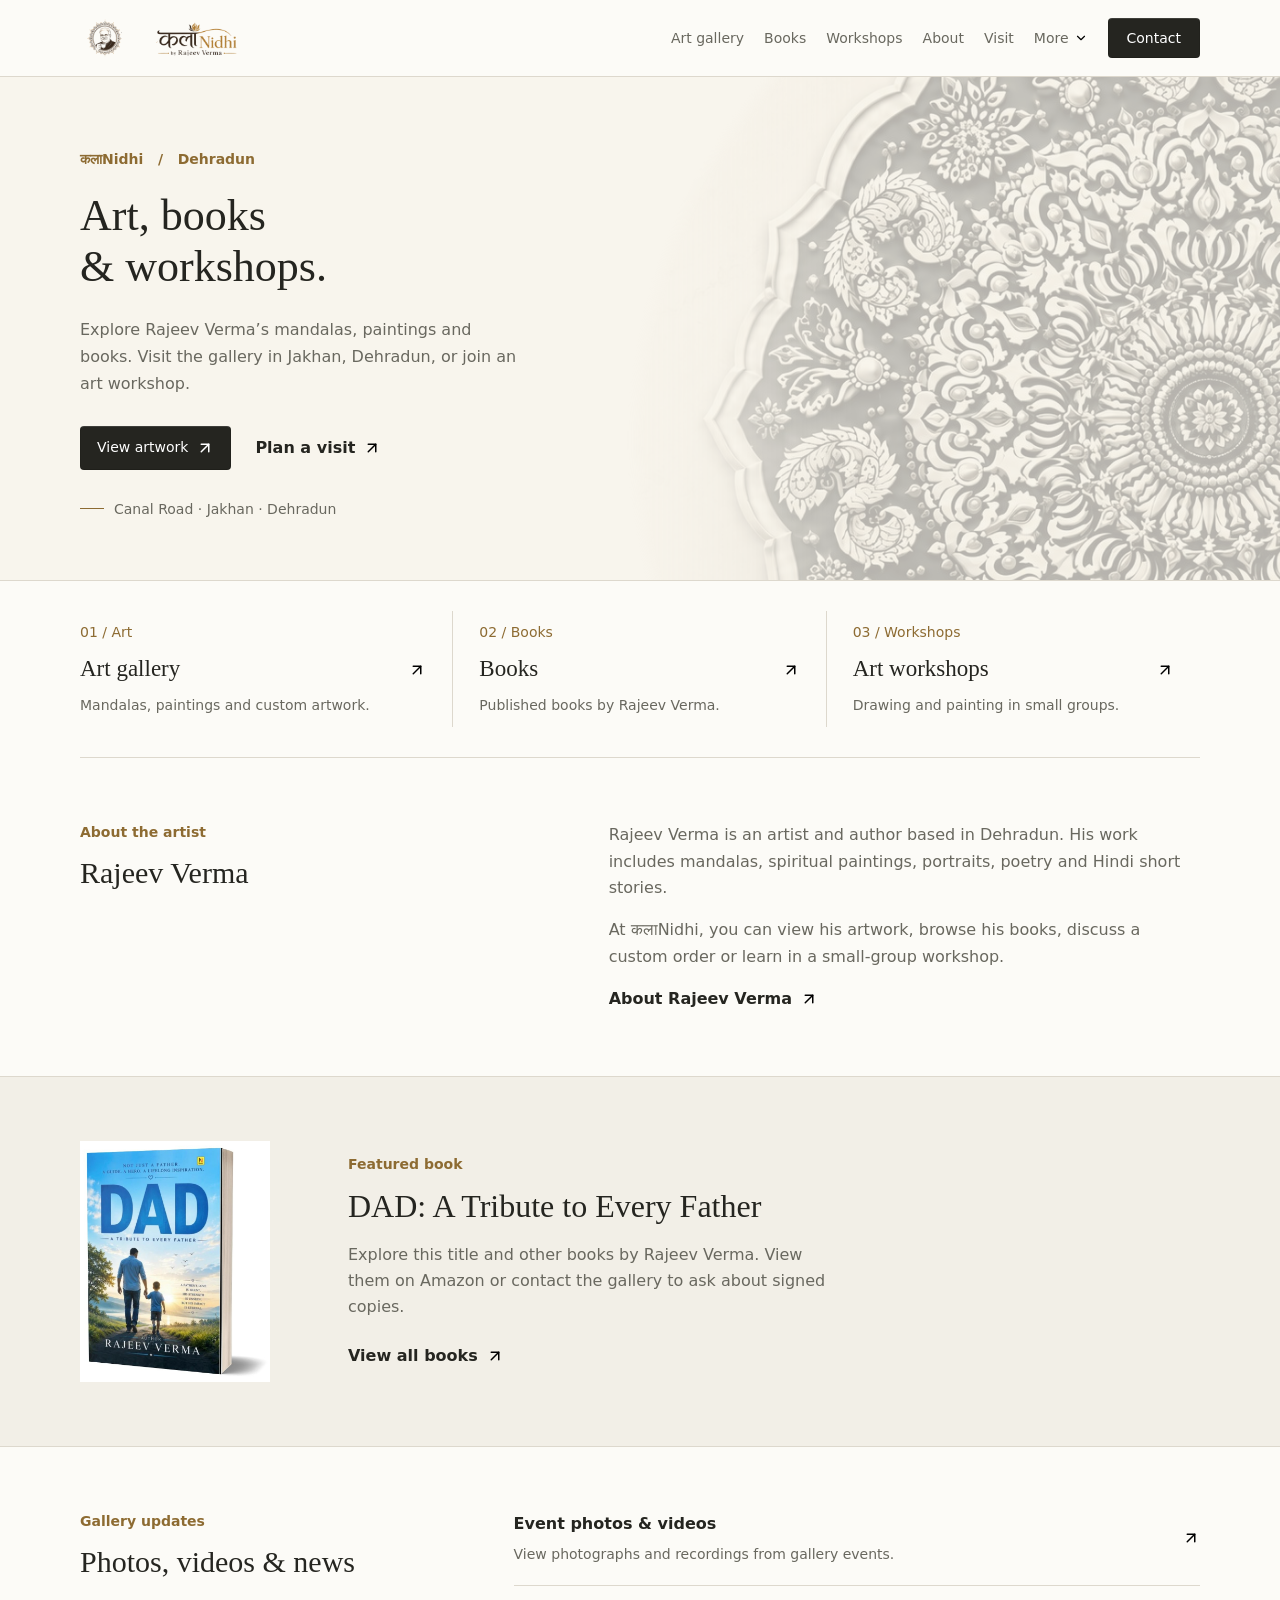
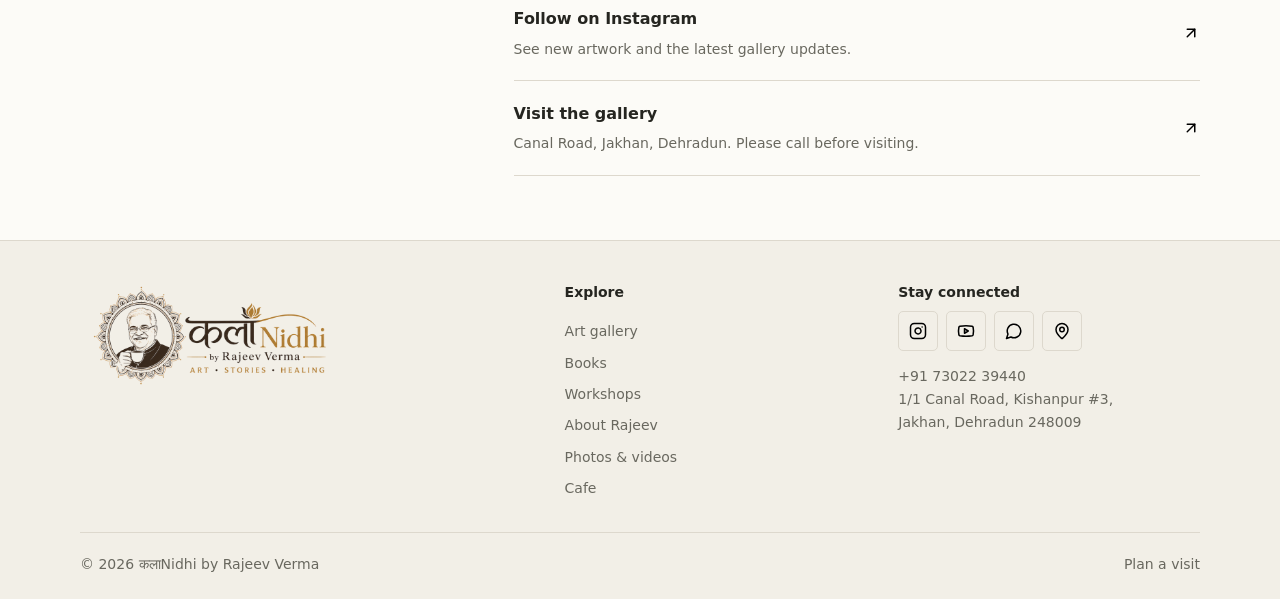
<file: index.html>
<!doctype html>
<html lang="en">
  <head>
    <meta charset="utf-8">
    <meta name="viewport" content="width=device-width, initial-scale=1">
    <meta name="robots" content="index, follow, max-image-preview:large">
    <title>Mandala Art, Custom Art & Books in Dehradun | कलाNidhi by Rajeev Verma</title>
    <meta name="description" content="Explore mandala art, paintings and books by Rajeev Verma at कलाNidhi, Jakhan, Dehradun. Ask about custom artwork, visit the gallery or join an art workshop.">
    <link rel="canonical" href="https://kalanidhibyrajeev.com/">
    <meta property="og:type" content="website">
    <meta property="og:site_name" content="कलाNidhi by Rajeev Verma">
    <meta property="og:title" content="Mandala Art, Custom Art & Books in Dehradun | कलाNidhi">
    <meta property="og:description" content="Mandalas, paintings, books and art workshops by Rajeev Verma at कलाNidhi, Canal Road, Jakhan, Dehradun.">
    <meta property="og:url" content="https://kalanidhibyrajeev.com/">
    <meta property="og:image" content="https://kalanidhibyrajeev.com/assets/img/kala-nidhi-social.jpg">
    <meta name="twitter:card" content="summary_large_image">
    <meta name="twitter:title" content="Mandala Art, Custom Art & Books in Dehradun | कलाNidhi">
    <meta name="twitter:description" content="Explore mandalas, paintings, books and art workshops by Rajeev Verma in Dehradun.">
    <meta name="twitter:image" content="https://kalanidhibyrajeev.com/assets/img/kala-nidhi-social.jpg">
    <link rel="icon" href="/assets/img/favicon.svg" type="image/svg+xml">
    <link rel="apple-touch-icon" href="/assets/brand/kalanidhi-mark-512-transparent.png">
    <link rel="stylesheet" href="/assets/vendor/oat/oat.min.css?v=1.1.0">
    <link rel="stylesheet" href="/assets/css/oat-local.css?v=ivory-ink-3">
    <link rel="stylesheet" href="/assets/css/styles.css?v=ivory-grid-4">
    <script type="application/ld+json">
{
  "@context": "https://schema.org",
  "@graph": [
    {
      "@type": "WebSite",
      "@id": "https://kalanidhibyrajeev.com/#website",
      "url": "https://kalanidhibyrajeev.com/",
      "name": "कलाNidhi by Rajeev Verma",
      "description": "Art gallery in Jakhan, Dehradun, with mandalas, paintings, books and workshops by Rajeev Verma.",
      "inLanguage": "en-IN",
      "publisher": {
        "@id": "https://kalanidhibyrajeev.com/#gallery"
      }
    },
    {
      "@type": [
        "ArtGallery",
        "LocalBusiness"
      ],
      "@id": "https://kalanidhibyrajeev.com/#gallery",
      "name": "कलाNidhi by Rajeev Verma",
      "url": "https://kalanidhibyrajeev.com/",
      "image": "https://kalanidhibyrajeev.com/assets/img/kala-nidhi-social.jpg",
      "logo": "https://kalanidhibyrajeev.com/assets/brand/kalanidhi-mark-512-transparent.png",
      "description": "An art gallery on Canal Road, Jakhan, Dehradun, featuring mandalas, paintings, custom artwork, books and art workshops by Rajeev Verma.",
      "telephone": [
        "+917302239440",
        "+918979711115"
      ],
      "address": {
        "@type": "PostalAddress",
        "addressLocality": "Dehradun",
        "addressRegion": "Uttarakhand",
        "addressCountry": "IN",
        "streetAddress": "1/1 Canal Road, Kishanpur #3, Jakhan",
        "postalCode": "248009"
      },
      "sameAs": [
        "https://www.instagram.com/kalanidhibyrajeev",
        "https://www.youtube.com/@HealthyFeasting",
        "https://rajeevverma.org/"
      ],
      "founder": {
        "@id": "https://kalanidhibyrajeev.com/#rajeev-verma"
      }
    },
    {
      "@type": "Person",
      "@id": "https://kalanidhibyrajeev.com/#rajeev-verma",
      "name": "Rajeev Verma",
      "url": "https://kalanidhibyrajeev.com/about/",
      "sameAs": [
        "https://rajeevverma.org/",
        "https://www.youtube.com/@HealthyFeasting"
      ],
      "jobTitle": "Artist, author and art workshop teacher",
      "knowsAbout": [
        "Mandala art",
        "Custom art",
        "Spiritual art",
        "Portrait painting",
        "Hindi short stories",
        "Laughter therapy",
        "Creative workshops"
      ]
    },
    {
      "@type": "BreadcrumbList",
      "@id": "https://kalanidhibyrajeev.com/#breadcrumbs",
      "itemListElement": [
        {
          "@type": "ListItem",
          "position": 1,
          "name": "Home",
          "item": "https://kalanidhibyrajeev.com/"
        }
      ]
    }
  ]
}
    </script>
  </head>
  <body>
    <a class="skip-link" href="#main">Skip to content</a>
    <header class="site-header">
      <div class="wrap container header-inner">
        <a class="site-logo" aria-current="page" href="/" aria-label="कलाNidhi home"><img src="/assets/brand/kalanidhi-header-logo-560x140-transparent.png" alt="कलाNidhi by Rajeev Verma" width="192" height="48"></a>
        <button class="nav-toggle" type="button" aria-expanded="false" aria-controls="site-nav"><span class="sr-only">Open navigation</span><span></span><span></span></button>
        <nav id="site-nav" class="site-nav" aria-label="Main navigation">
          <a href="/art/">Art gallery</a>
          <a href="/books/">Books</a>
          <a href="/workshops/">Workshops</a>
          <a href="/about/">About</a>
          <a href="/visit/">Visit</a>
          <details class="nav-more">
            <summary>More <img class="icon" src="/assets/icons/chevron-down.svg" alt="" width="14" height="14"></summary>
            <div class="nav-more-menu">
              <a href="/media/">Photos &amp; videos</a>
              <a href="/daily-specials/">Cafe</a>
              <a href="https://www.instagram.com/kalanidhibyrajeev/">Instagram</a>
            </div>
          </details>
          <a class="button nav-contact" data-whatsapp-link href="https://wa.me/917302239440">Contact</a>
        </nav>
      </div>
    </header>

    <main id="main">
      <section class="home-hero">
        <div class="wrap">
          <div class="home-copy">
            <p class="eyebrow">कलाNidhi &nbsp; / &nbsp; Dehradun</p>
            <h1>Art, books<span>&amp; workshops.</span></h1>
            <p class="lead">Explore Rajeev Verma’s mandalas, paintings and books. Visit the gallery in Jakhan, Dehradun, or join an art workshop.</p>
            <div class="hero-actions hstack gap-6">
              <a class="button" href="/art/">View artwork <img class="icon" src="/assets/icons/arrow-up-right.svg" alt="" width="18" height="18"></a>
              <a class="text-link" href="/visit/">Plan a visit <img class="icon" src="/assets/icons/arrow-up-right.svg" alt="" width="18" height="18"></a>
            </div>
            <a class="hero-caption" href="/visit/">Canal Road &middot; Jakhan &middot; Dehradun</a>
          </div>
        </div>
      </section>
      <div class="wrap studio-entries" aria-label="Explore कलाNidhi">
        <a class="studio-entry" href="/art/"><span class="entry-index">01 / Art</span><span class="entry-head">Art gallery <img class="icon" src="/assets/icons/arrow-up-right.svg" alt="" width="18" height="18"></span><p>Mandalas, paintings and custom artwork.</p></a>
        <a class="studio-entry" href="/books/"><span class="entry-index">02 / Books</span><span class="entry-head">Books <img class="icon" src="/assets/icons/arrow-up-right.svg" alt="" width="18" height="18"></span><p>Published books by Rajeev Verma.</p></a>
        <a class="studio-entry" href="/workshops/"><span class="entry-index">03 / Workshops</span><span class="entry-head">Art workshops <img class="icon" src="/assets/icons/arrow-up-right.svg" alt="" width="18" height="18"></span><p>Drawing and painting in small groups.</p></a>
      </div>
      <section class="section home-intro">
        <div class="wrap split-rule">
          <div><p class="eyebrow">About the artist</p><h2>Rajeev Verma</h2></div>
          <div class="text-stack">
            <p>Rajeev Verma is an artist and author based in Dehradun. His work includes mandalas, spiritual paintings, portraits, poetry and Hindi short stories.</p>
            <p>At कलाNidhi, you can view his artwork, browse his books, discuss a custom order or learn in a small-group workshop.</p>
            <a class="text-link" href="/about/">About Rajeev Verma <img class="icon" src="/assets/icons/arrow-up-right.svg" alt="" width="18" height="18"></a>
          </div>
        </div>
      </section>
<section class="section section-tint">
        <div class="wrap book-spotlight">
          <img src="/assets/books/dad-a-tribute-to-every-father.jpg" alt="Cover of DAD: A Tribute to Every Father by Rajeev Verma" loading="lazy">
          <div><p class="eyebrow">Featured book</p><h2>DAD: A Tribute to Every Father</h2><p>Explore this title and other books by Rajeev Verma. View them on Amazon or contact the gallery to ask about signed copies.</p><a class="text-link" href="/books/">View all books <img class="icon" src="/assets/icons/arrow-up-right.svg" alt="" width="18" height="18"></a></div>
        </div>
      </section>
      <section class="section">
        <div class="wrap studio-notes">
          <div><p class="eyebrow">Gallery updates</p><h2>Photos, videos &amp; news</h2></div>
          <div>
            <a class="studio-note" href="/media/"><span><strong>Event photos &amp; videos</strong><small>View photographs and recordings from gallery events.</small></span><img class="icon" src="/assets/icons/arrow-up-right.svg" alt="" width="18" height="18"></a>
            <a class="studio-note" href="https://www.instagram.com/kalanidhibyrajeev/"><span><strong>Follow on Instagram</strong><small>See new artwork and the latest gallery updates.</small></span><img class="icon" src="/assets/icons/arrow-up-right.svg" alt="" width="18" height="18"></a>
            <a class="studio-note" href="/visit/"><span><strong>Visit the gallery</strong><small>Canal Road, Jakhan, Dehradun. Please call before visiting.</small></span><img class="icon" src="/assets/icons/arrow-up-right.svg" alt="" width="18" height="18"></a>
          </div>
        </div>
      </section>
    </main>

    <footer class="site-footer" id="footer">
      <div class="wrap footer-inner">
        <div class="footer-brand"><a class="footer-logo" href="/" aria-label="कलाNidhi home"><img src="/assets/brand/kalanidhi-footer-logo-760x320-transparent.png" alt="कलाNidhi by Rajeev Verma" width="260" height="110" loading="lazy"></a></div>
        <nav class="footer-links" aria-label="Explore the studio">
          <strong>Explore</strong>
          <a href="/art/">Art gallery</a><a href="/books/">Books</a><a href="/workshops/">Workshops</a><a href="/about/">About Rajeev</a><a href="/media/">Photos &amp; videos</a><a href="/daily-specials/">Cafe</a>
        </nav>
        <div class="footer-connect">
          <strong>Stay connected</strong>
          <div class="footer-actions">
            <a class="social-icon-link" href="https://www.instagram.com/kalanidhibyrajeev/" aria-label="Instagram" title="Instagram"><img src="/assets/icons/instagram.svg" alt="" width="18" height="18"></a>
            <a class="social-icon-link" href="https://www.youtube.com/@HealthyFeasting" aria-label="HealthyFeasting on YouTube" title="YouTube"><img src="/assets/icons/youtube.svg" alt="" width="18" height="18"></a>
            <a class="social-icon-link" data-whatsapp-link href="https://wa.me/917302239440" aria-label="WhatsApp Rajeev Verma" title="WhatsApp"><img src="/assets/icons/message-circle.svg" alt="" width="18" height="18"></a>
            <a class="social-icon-link" href="/visit/" aria-label="Visit the studio" title="Visit"><img src="/assets/icons/map-pin.svg" alt="" width="18" height="18"></a>
          </div>
          <p><a href="tel:+917302239440">+91 73022 39440</a><br><a href="/visit/">1/1 Canal Road, Kishanpur #3,<br>Jakhan, Dehradun 248009</a></p>
        </div>
        <div class="footer-meta"><span>&copy; <span id="year">2026</span> कलाNidhi by Rajeev Verma</span><a href="/visit/">Plan a visit</a></div>
      </div>
    </footer>
    <script src="/assets/js/main.js?v=copy-1" defer></script>
  </body>
</html>
</file>
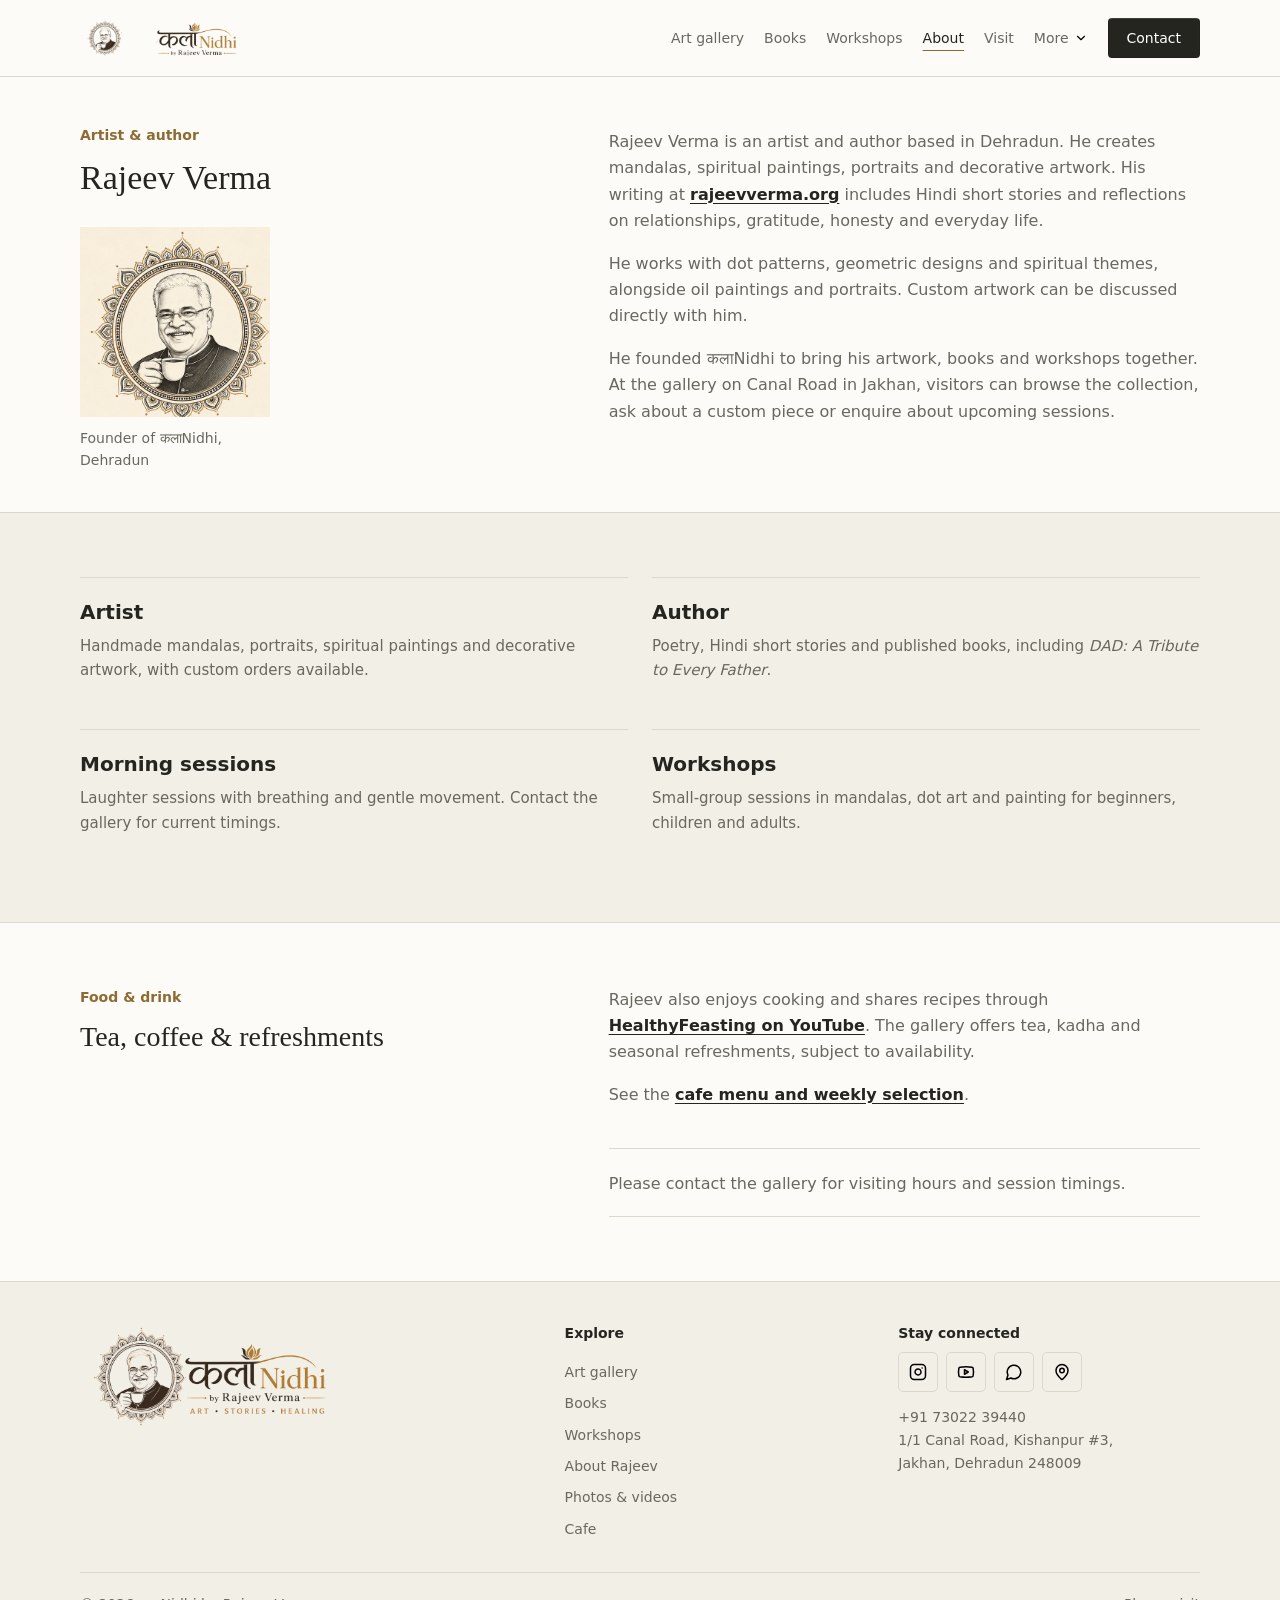
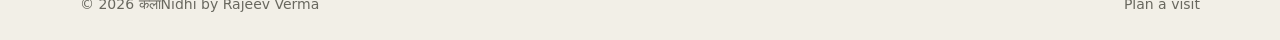
<file: about/index.html>
<!doctype html>
<html lang="en">
  <head>
    <meta charset="utf-8">
    <meta name="viewport" content="width=device-width, initial-scale=1">
    <meta name="robots" content="index, follow, max-image-preview:large">
    <title>Rajeev Verma, Artist & Author | कलाNidhi Dehradun</title>
    <meta name="description" content="Meet Rajeev Verma, artist, author and founder of कलाNidhi in Dehradun. Explore his mandalas, paintings, books and art workshops.">
    <link rel="canonical" href="https://kalanidhibyrajeev.com/about/">
    <meta property="og:title" content="Rajeev Verma, Artist & Author | कलाNidhi">
    <meta property="og:description" content="Rajeev Verma is an artist, author and founder of कलाNidhi, an art gallery in Dehradun.">
    <meta property="og:image" content="https://kalanidhibyrajeev.com/assets/img/kala-nidhi-social.jpg">
    <meta name="twitter:card" content="summary_large_image">
    <meta name="twitter:image" content="https://kalanidhibyrajeev.com/assets/img/kala-nidhi-social.jpg">
    <link rel="icon" href="/assets/img/favicon.svg" type="image/svg+xml">
    <link rel="apple-touch-icon" href="/assets/brand/kalanidhi-mark-512-transparent.png">
    <link rel="stylesheet" href="/assets/vendor/oat/oat.min.css?v=1.1.0">
    <link rel="stylesheet" href="/assets/css/oat-local.css?v=ivory-ink-3">
    <link rel="stylesheet" href="/assets/css/styles.css?v=ivory-grid-4">
    <script type="application/ld+json">
{
  "@context": "https://schema.org",
  "@graph": [
    {
      "@type": "Person",
      "@id": "https://kalanidhibyrajeev.com/#rajeev-verma",
      "name": "Rajeev Verma",
      "url": "https://kalanidhibyrajeev.com/about/",
      "image": "https://kalanidhibyrajeev.com/assets/img/kala-nidhi-social.jpg",
      "sameAs": [
        "https://rajeevverma.org/",
        "https://www.youtube.com/@HealthyFeasting",
        "https://www.amazon.in/s?i=stripbooks&rh=p_27%3ARajeev%2BVerma&ref=dp_byline_sr_book_1"
      ],
      "jobTitle": "Artist, author and art workshop teacher",
      "homeLocation": {
        "@type": "Place",
        "name": "Dehradun"
      },
      "knowsAbout": [
        "Mandala art",
        "Dot mandala",
        "Custom artwork",
        "Spiritual art",
        "Portrait painting",
        "Hindi short stories",
        "Books",
        "Laughter therapy",
        "Healthy homemade food"
      ],
      "worksFor": {
        "@id": "https://kalanidhibyrajeev.com/#gallery"
      }
    },
    {
      "@type": "AboutPage",
      "@id": "https://kalanidhibyrajeev.com/about/#page",
      "url": "https://kalanidhibyrajeev.com/about/",
      "name": "About Rajeev Verma",
      "description": "About Rajeev Verma, artist, author and founder of कलाNidhi in Dehradun.",
      "mainEntity": {
        "@id": "https://kalanidhibyrajeev.com/#rajeev-verma"
      }
    },
    {
      "@type": "BreadcrumbList",
      "@id": "https://kalanidhibyrajeev.com/about/#breadcrumbs",
      "itemListElement": [
        {
          "@type": "ListItem",
          "position": 1,
          "name": "Home",
          "item": "https://kalanidhibyrajeev.com/"
        },
        {
          "@type": "ListItem",
          "position": 2,
          "name": "About",
          "item": "https://kalanidhibyrajeev.com/about/"
        }
      ]
    }
  ]
}
    </script>
  </head>
  <body>
    <a class="skip-link" href="#main">Skip to content</a>
    <header class="site-header">
      <div class="wrap container header-inner">
        <a class="site-logo" href="/" aria-label="कलाNidhi home"><img src="/assets/brand/kalanidhi-header-logo-560x140-transparent.png" alt="कलाNidhi by Rajeev Verma" width="192" height="48"></a>
        <button class="nav-toggle" type="button" aria-expanded="false" aria-controls="site-nav"><span class="sr-only">Open navigation</span><span></span><span></span></button>
        <nav id="site-nav" class="site-nav" aria-label="Main navigation">
          <a href="/art/">Art gallery</a>
          <a href="/books/">Books</a>
          <a href="/workshops/">Workshops</a>
          <a aria-current="page" href="/about/">About</a>
          <a href="/visit/">Visit</a>
          <details class="nav-more">
            <summary>More <img class="icon" src="/assets/icons/chevron-down.svg" alt="" width="14" height="14"></summary>
            <div class="nav-more-menu">
              <a href="/media/">Photos &amp; videos</a>
              <a href="/daily-specials/">Cafe</a>
              <a href="https://www.instagram.com/kalanidhibyrajeev/">Instagram</a>
            </div>
          </details>
          <a class="button nav-contact" data-whatsapp-link href="https://wa.me/917302239440">Contact</a>
        </nav>
      </div>
    </header>
    <main id="main" class="about-main">
      <section class="page-hero">
        <div class="wrap split-rule">
          <div class="about-title">
            <p class="eyebrow">Artist &amp; author</p>
            <h1>Rajeev Verma</h1>
            <figure class="about-portrait">
              <img src="/assets/img/kala-nidhi-seal-luxury.png" alt="Portrait illustration of Rajeev Verma" loading="lazy">
              <figcaption>Founder of कलाNidhi, Dehradun</figcaption>
            </figure>
          </div>
          <div class="text-stack">
            <p>Rajeev Verma is an artist and author based in Dehradun. He creates mandalas, spiritual paintings, portraits and decorative artwork. His writing at <a class="text-link inline-link" href="https://rajeevverma.org/">rajeevverma.org</a> includes Hindi short stories and reflections on relationships, gratitude, honesty and everyday life.</p>
            <p>He works with dot patterns, geometric designs and spiritual themes, alongside oil paintings and portraits. Custom artwork can be discussed directly with him.</p>
            <p>He founded कलाNidhi to bring his artwork, books and workshops together. At the gallery on Canal Road in Jakhan, visitors can browse the collection, ask about a custom piece or enquire about upcoming sessions.</p>
          </div>
        </div>
      </section>
      <section class="section section-tint">
        <div class="wrap role-grid about-roles">
          <article class="mini-card"><h2>Artist</h2><p>Handmade mandalas, portraits, spiritual paintings and decorative artwork, with custom orders available.</p></article>
          <article class="mini-card"><h2>Author</h2><p>Poetry, Hindi short stories and published books, including <em>DAD: A Tribute to Every Father</em>.</p></article>
          <article class="mini-card"><h2>Morning sessions</h2><p>Laughter sessions with breathing and gentle movement. Contact the gallery for current timings.</p></article>
          <article class="mini-card"><h2>Workshops</h2><p>Small-group sessions in mandalas, dot art and painting for beginners, children and adults.</p></article>
        </div>
      </section>
      <section class="section">
        <div class="wrap split-rule">
          <div>
            <p class="eyebrow">Food &amp; drink</p>
            <h2>Tea, coffee &amp; refreshments</h2>
          </div>
          <div class="text-stack">
            <p>Rajeev also enjoys cooking and shares recipes through <a class="text-link inline-link" href="https://www.youtube.com/@HealthyFeasting">HealthyFeasting on YouTube</a>. The gallery offers tea, kadha and seasonal refreshments, subject to availability.</p>
            <p>See the <a class="text-link inline-link" href="/daily-specials/">cafe menu and weekly selection</a>.</p>
            <div class="hours-panel"><p>Please contact the gallery for visiting hours and session timings.</p></div>
          </div>
        </div>
      </section>
</main>
    <footer class="site-footer" id="footer">
      <div class="wrap footer-inner">
        <div class="footer-brand"><a class="footer-logo" href="/" aria-label="कलाNidhi home"><img src="/assets/brand/kalanidhi-footer-logo-760x320-transparent.png" alt="कलाNidhi by Rajeev Verma" width="260" height="110" loading="lazy"></a></div>
        <nav class="footer-links" aria-label="Explore the studio">
          <strong>Explore</strong>
          <a href="/art/">Art gallery</a><a href="/books/">Books</a><a href="/workshops/">Workshops</a><a href="/about/">About Rajeev</a><a href="/media/">Photos &amp; videos</a><a href="/daily-specials/">Cafe</a>
        </nav>
        <div class="footer-connect">
          <strong>Stay connected</strong>
          <div class="footer-actions">
            <a class="social-icon-link" href="https://www.instagram.com/kalanidhibyrajeev/" aria-label="Instagram" title="Instagram"><img src="/assets/icons/instagram.svg" alt="" width="18" height="18"></a>
            <a class="social-icon-link" href="https://www.youtube.com/@HealthyFeasting" aria-label="HealthyFeasting on YouTube" title="YouTube"><img src="/assets/icons/youtube.svg" alt="" width="18" height="18"></a>
            <a class="social-icon-link" data-whatsapp-link href="https://wa.me/917302239440" aria-label="WhatsApp Rajeev Verma" title="WhatsApp"><img src="/assets/icons/message-circle.svg" alt="" width="18" height="18"></a>
            <a class="social-icon-link" href="/visit/" aria-label="Visit the studio" title="Visit"><img src="/assets/icons/map-pin.svg" alt="" width="18" height="18"></a>
          </div>
          <p><a href="tel:+917302239440">+91 73022 39440</a><br><a href="/visit/">1/1 Canal Road, Kishanpur #3,<br>Jakhan, Dehradun 248009</a></p>
        </div>
        <div class="footer-meta"><span>&copy; <span id="year">2026</span> कलाNidhi by Rajeev Verma</span><a href="/visit/">Plan a visit</a></div>
      </div>
    </footer>
    <script src="/assets/js/main.js?v=copy-1" defer></script>
  </body>
</html>
</file>
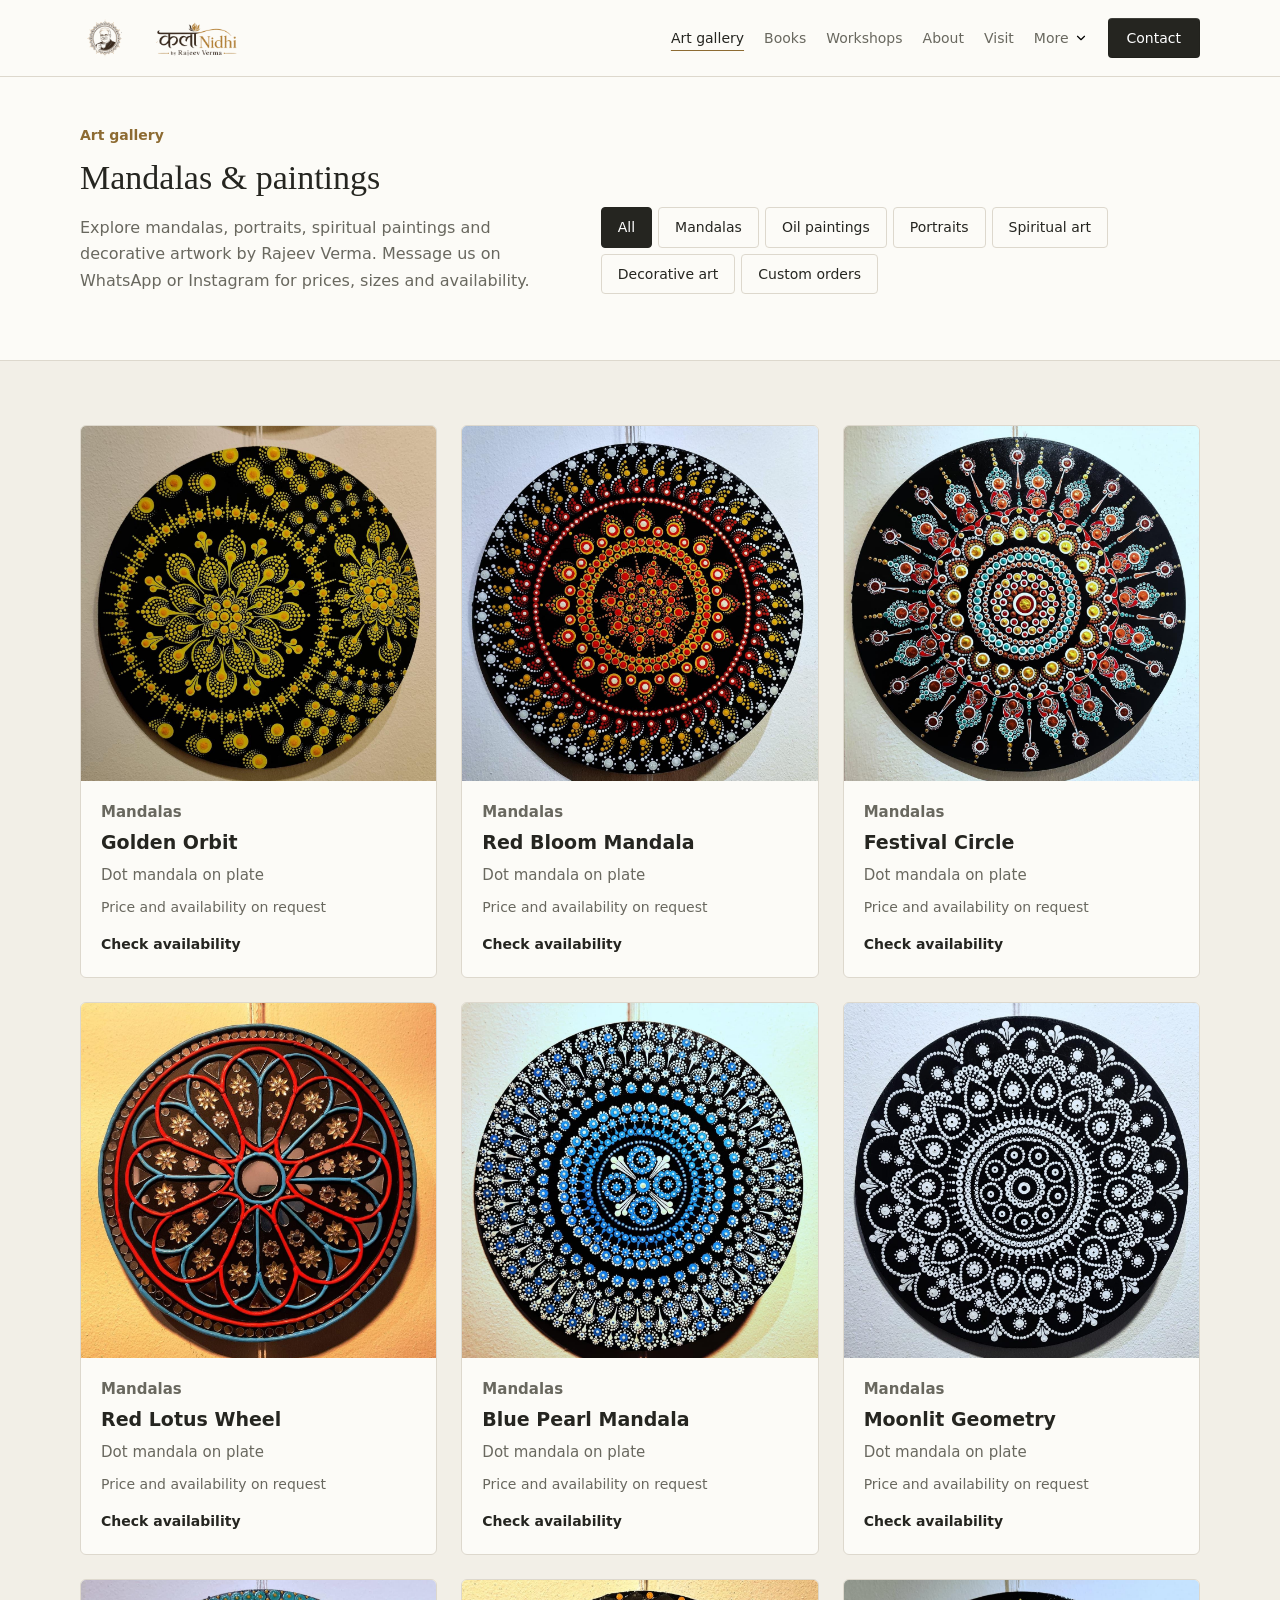
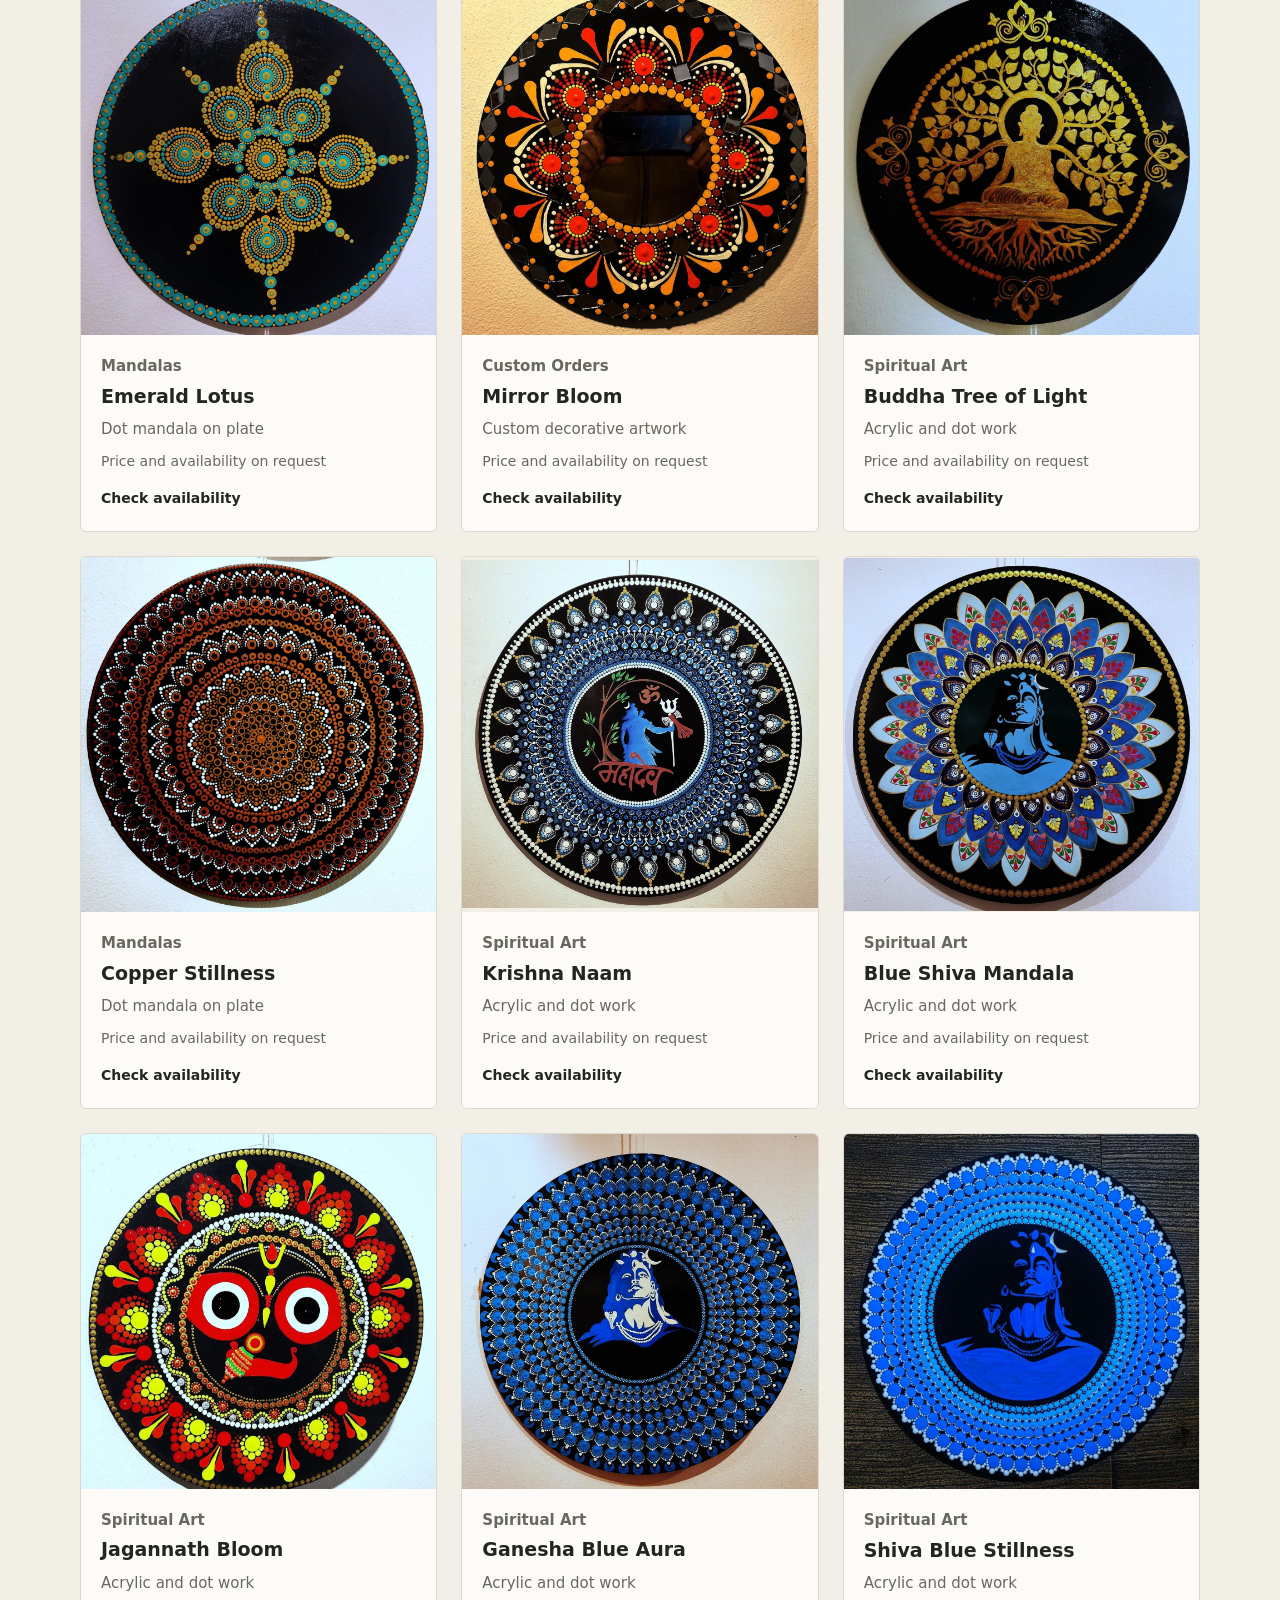
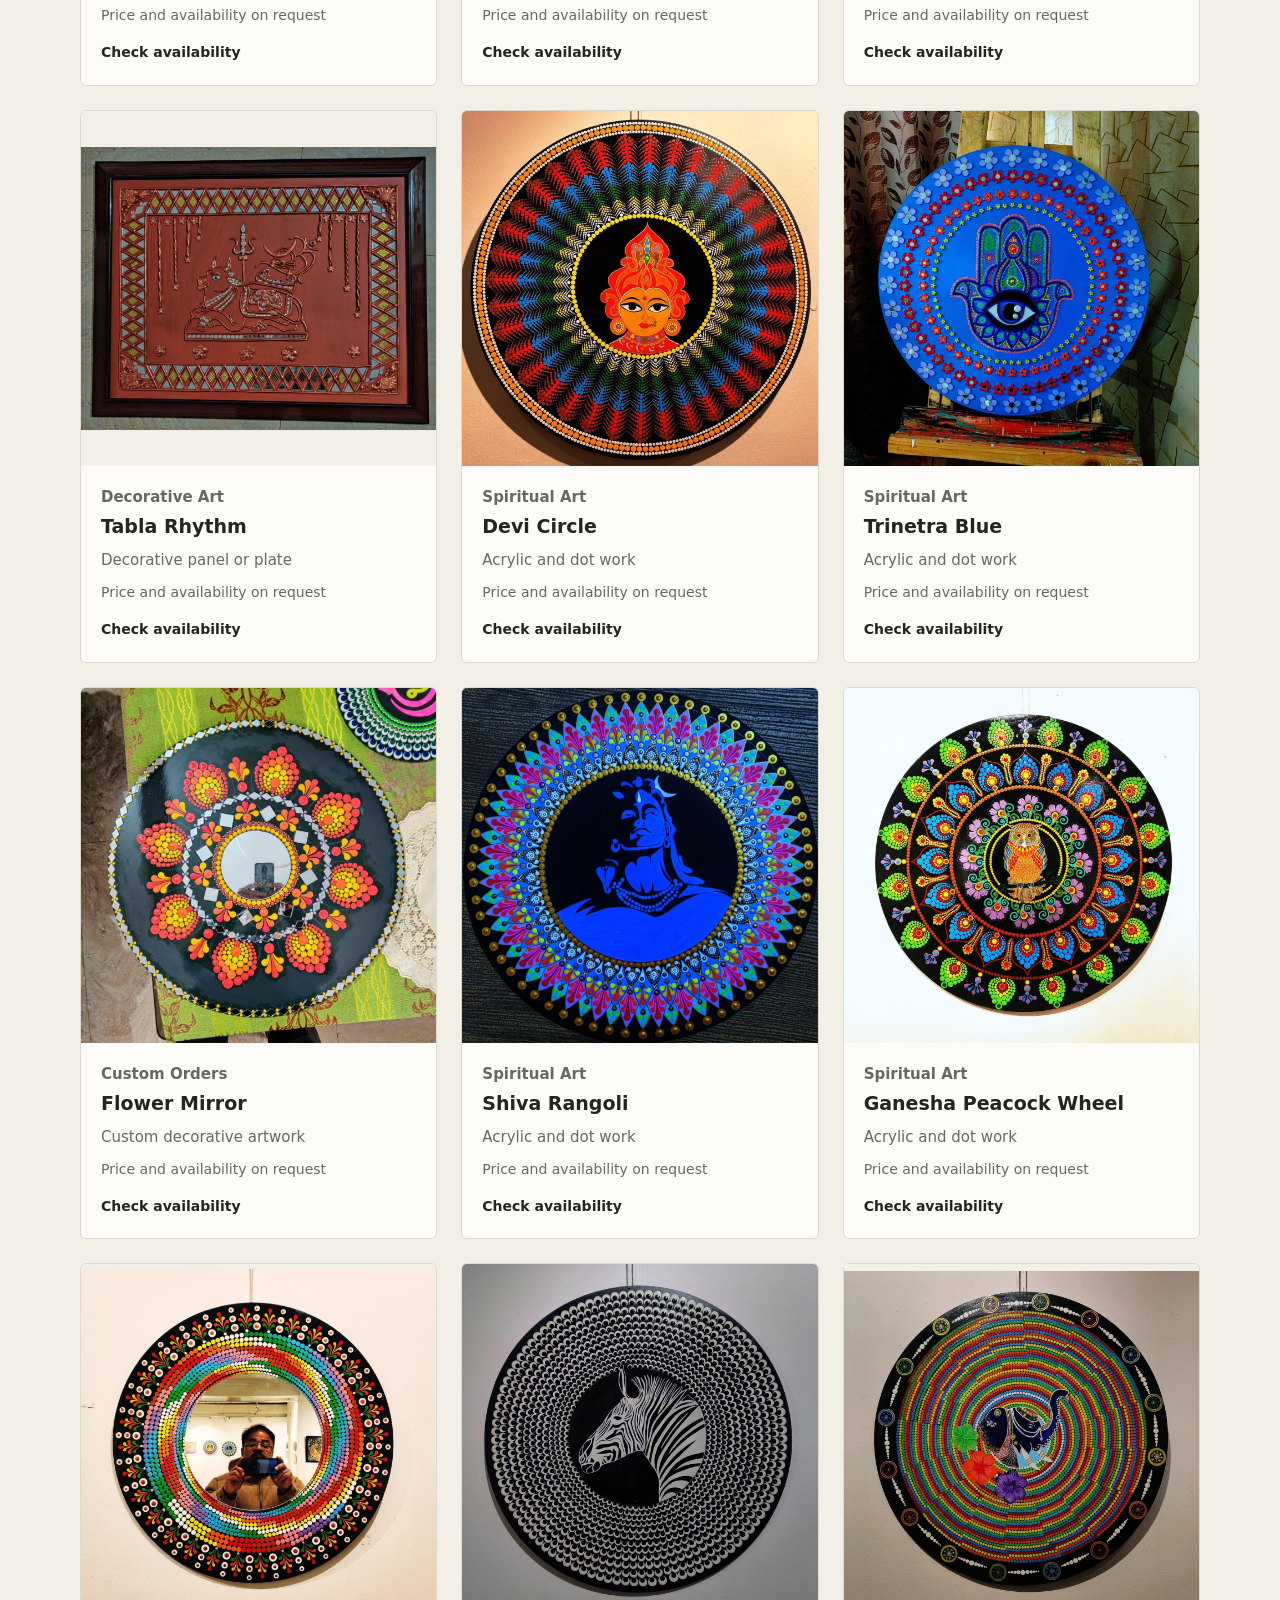
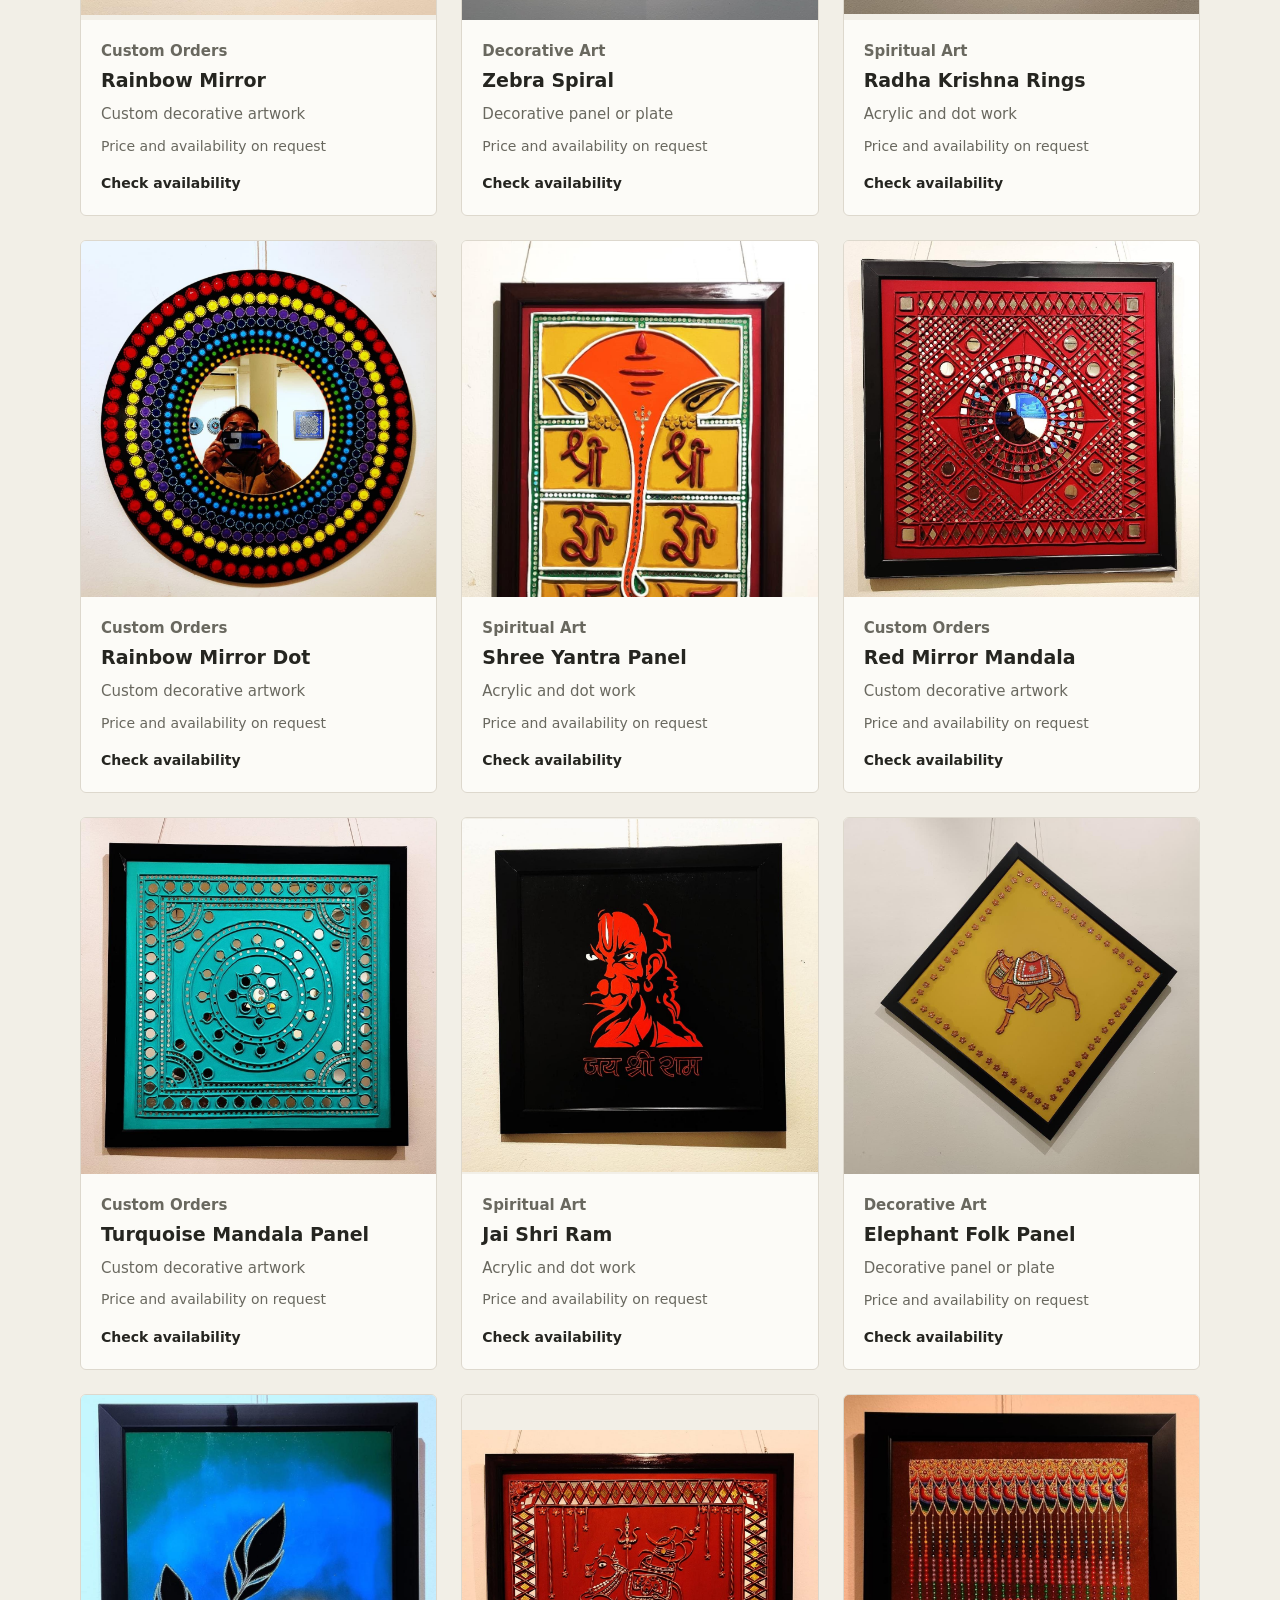
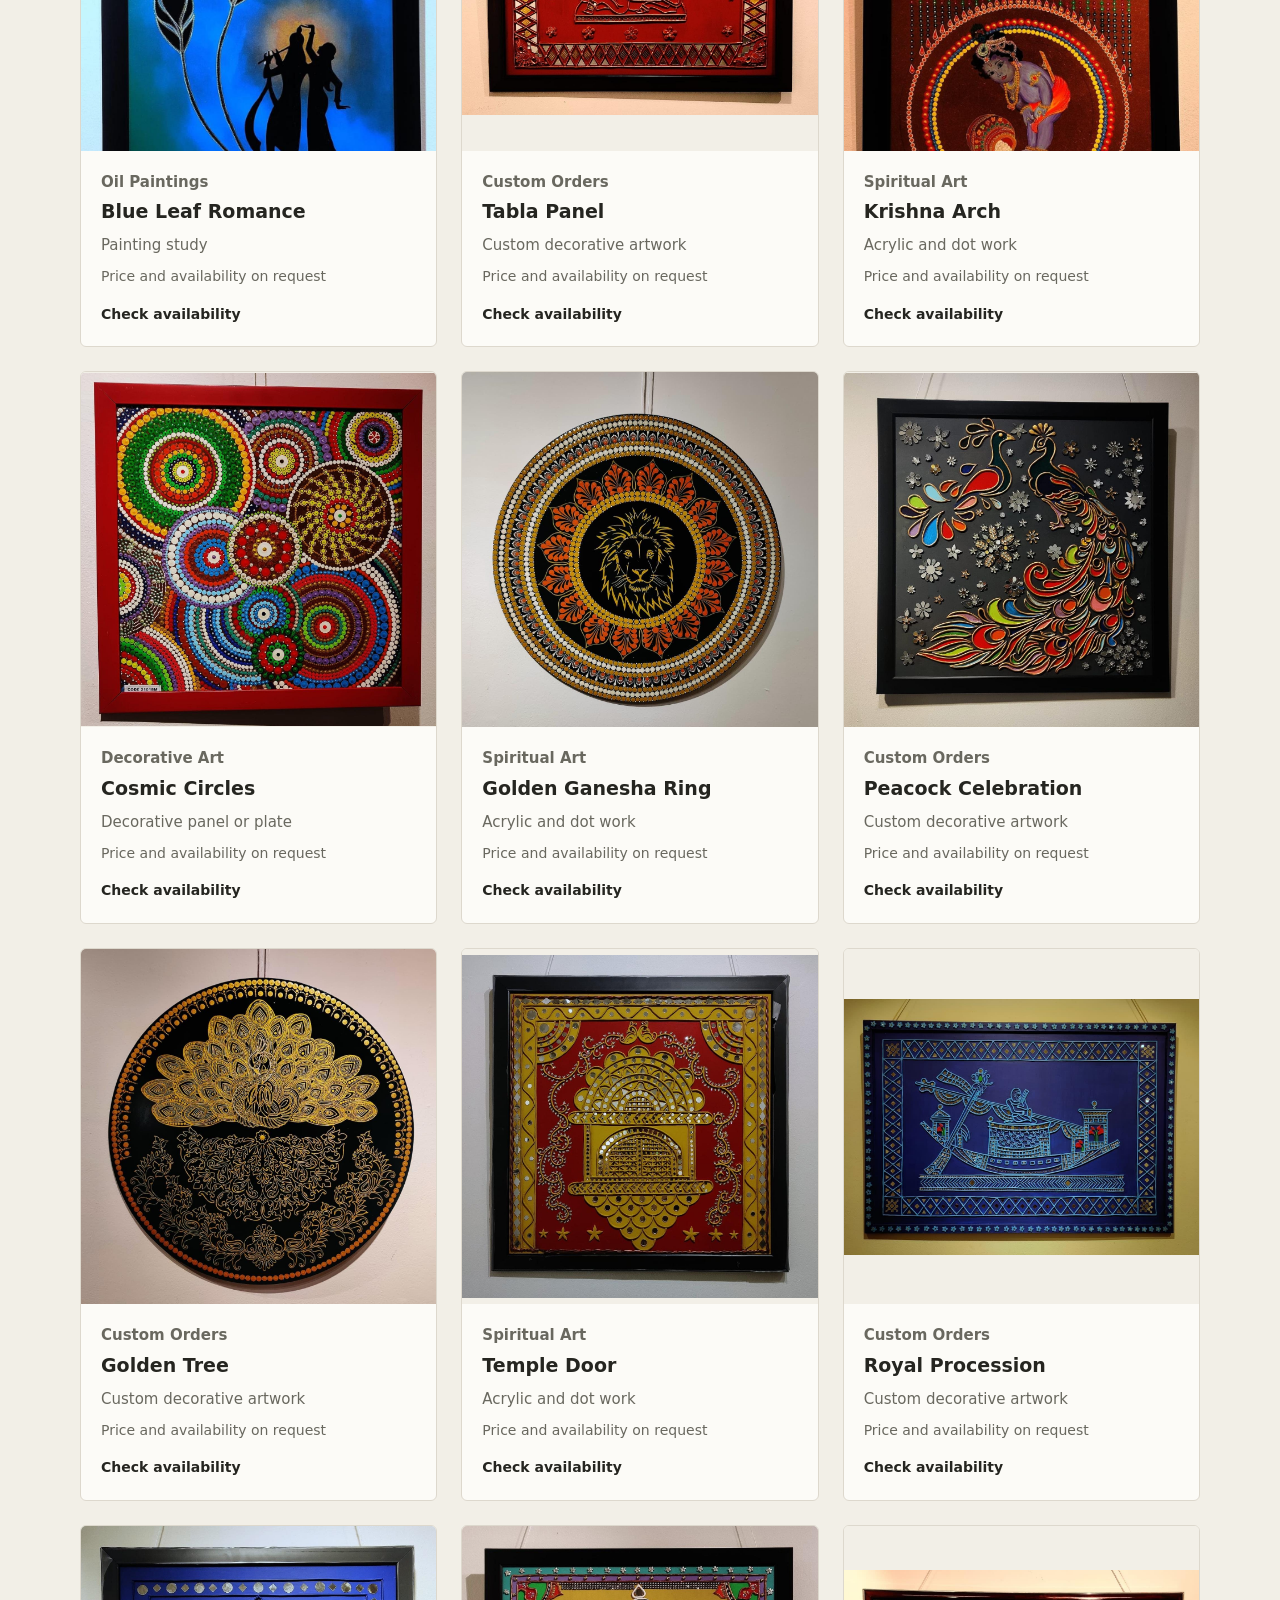
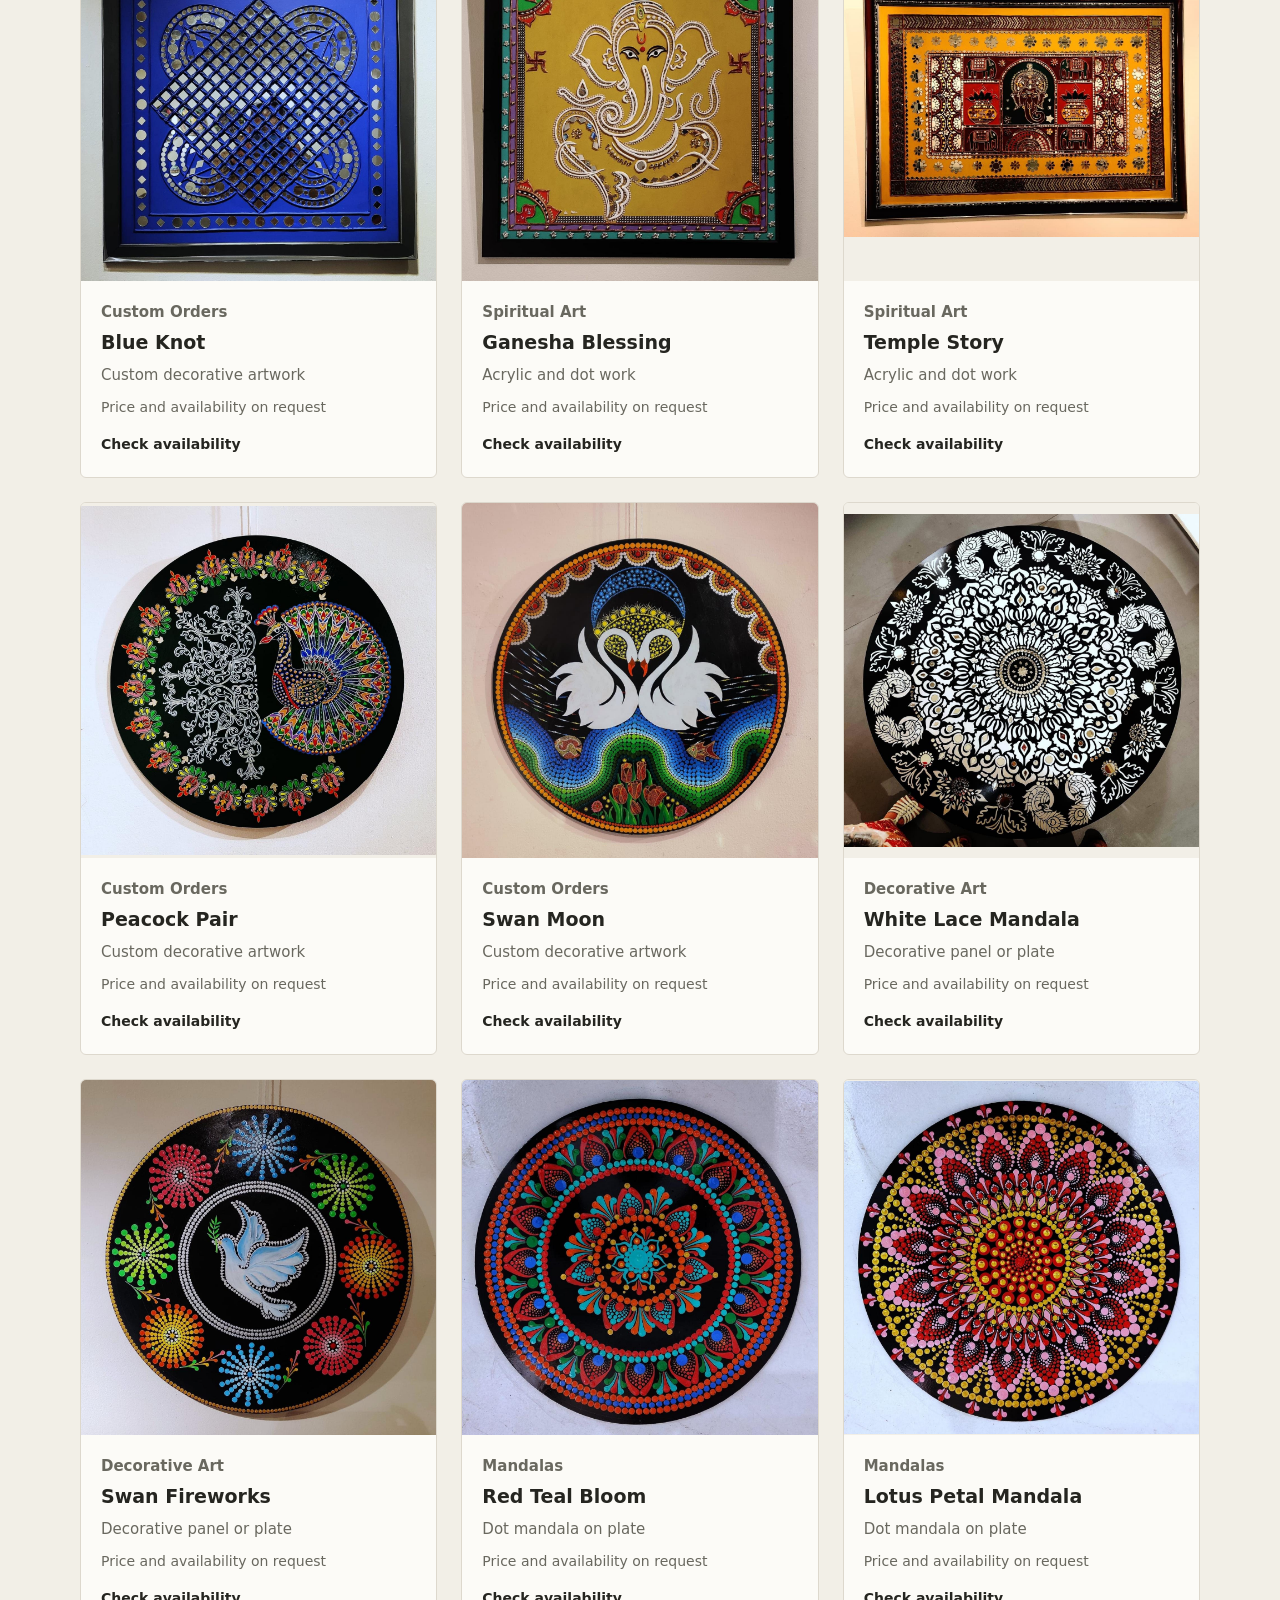
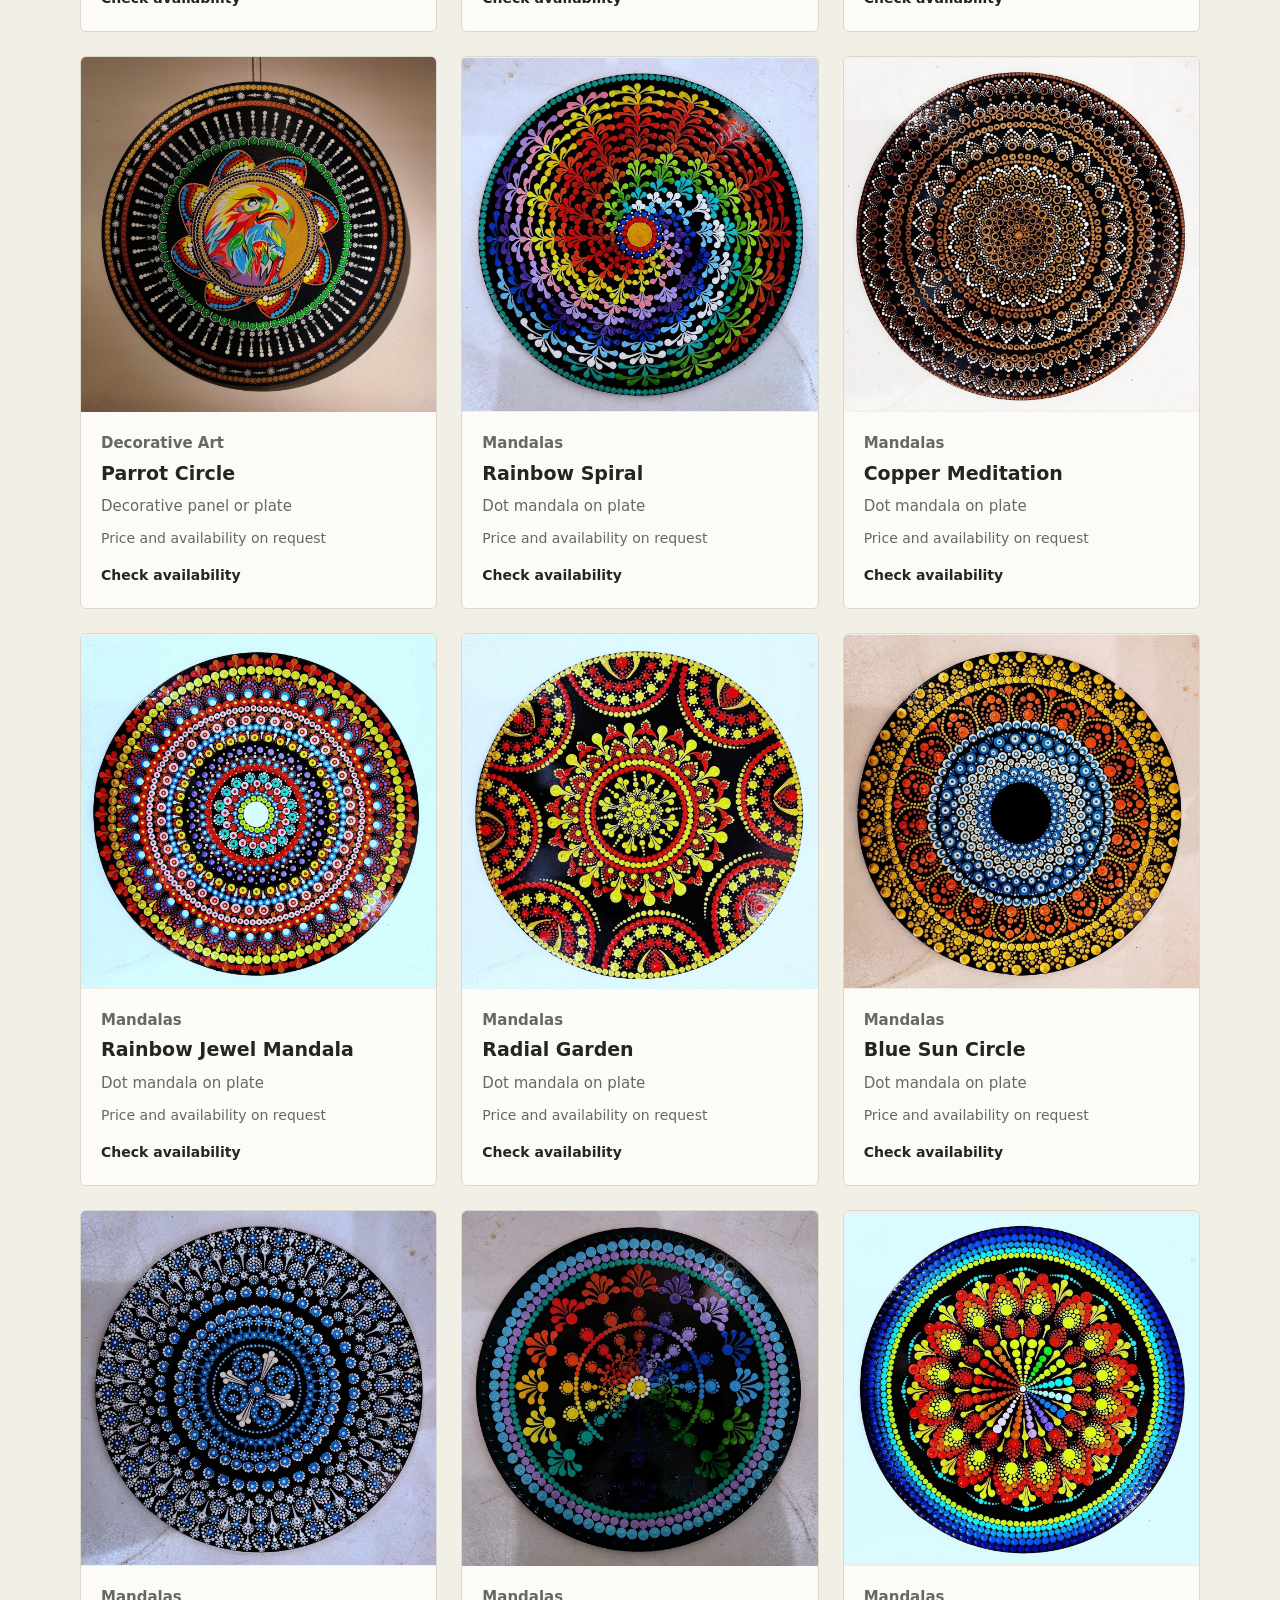
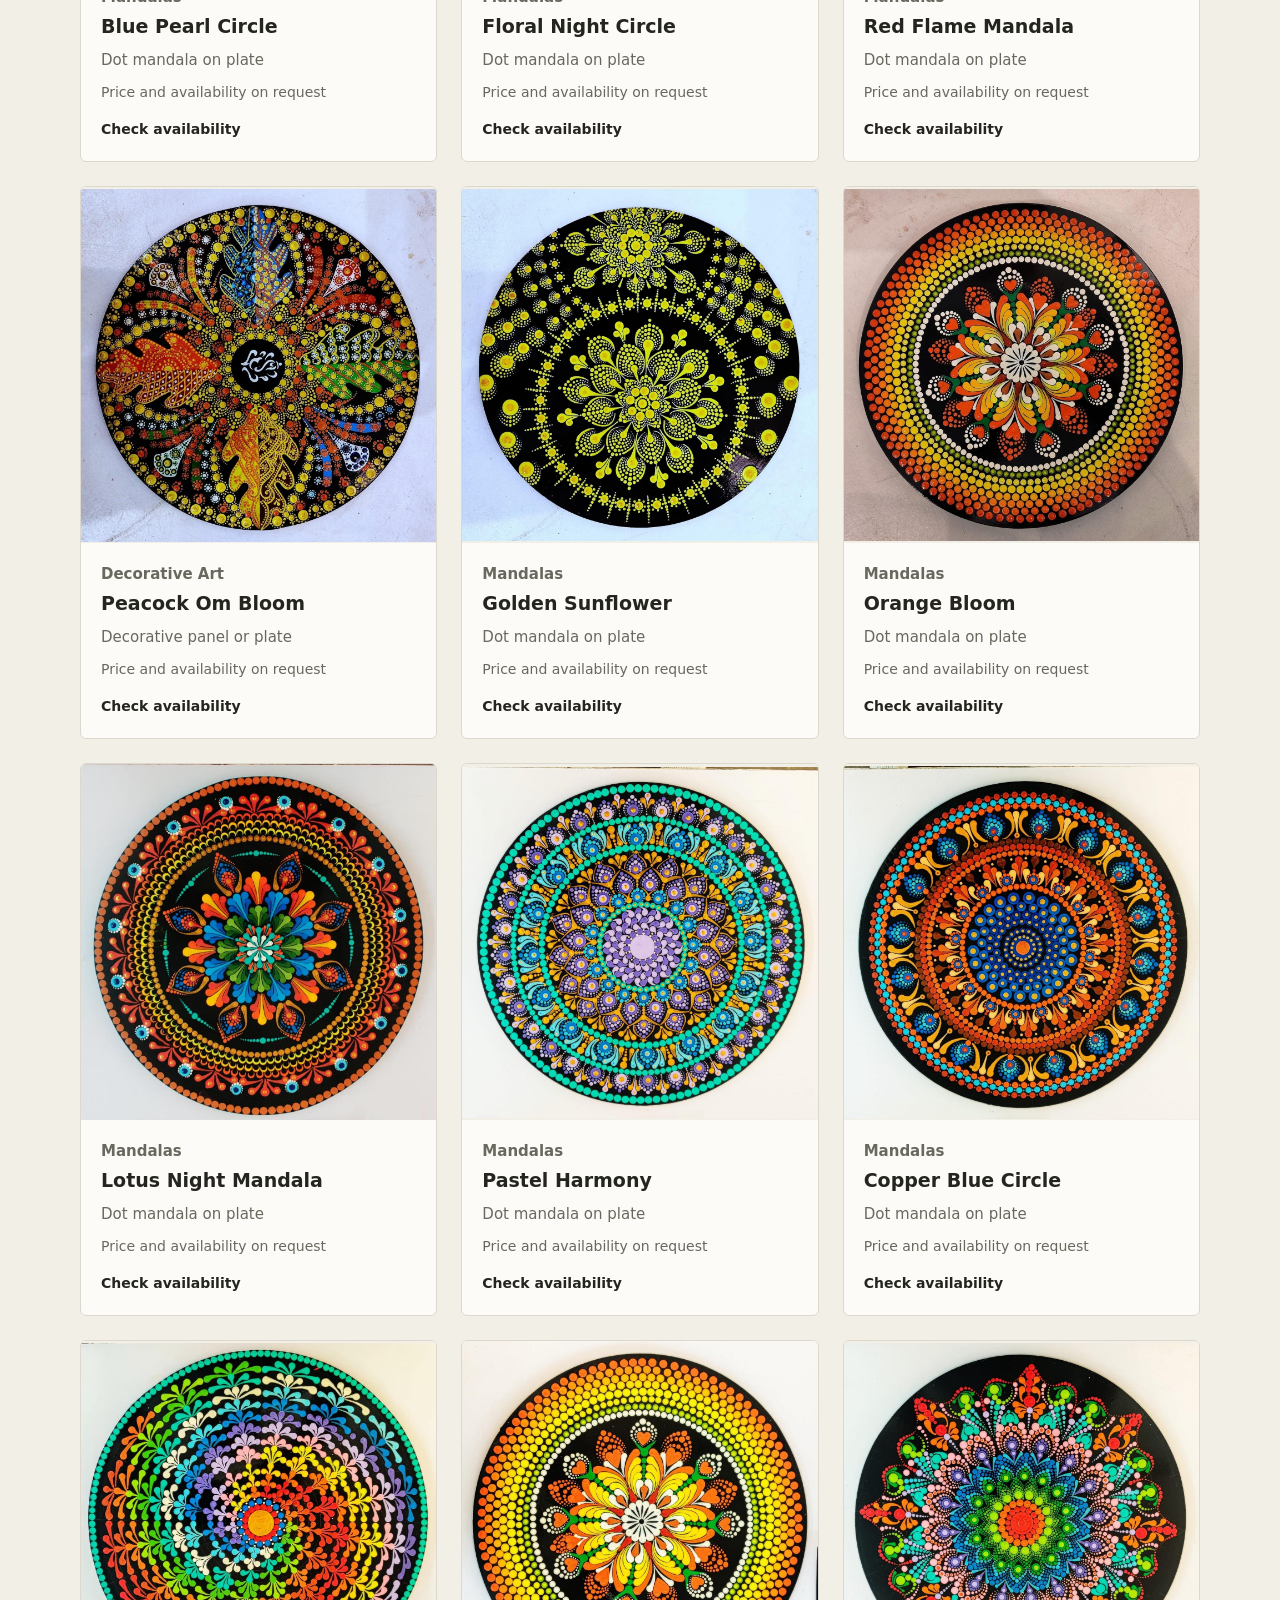
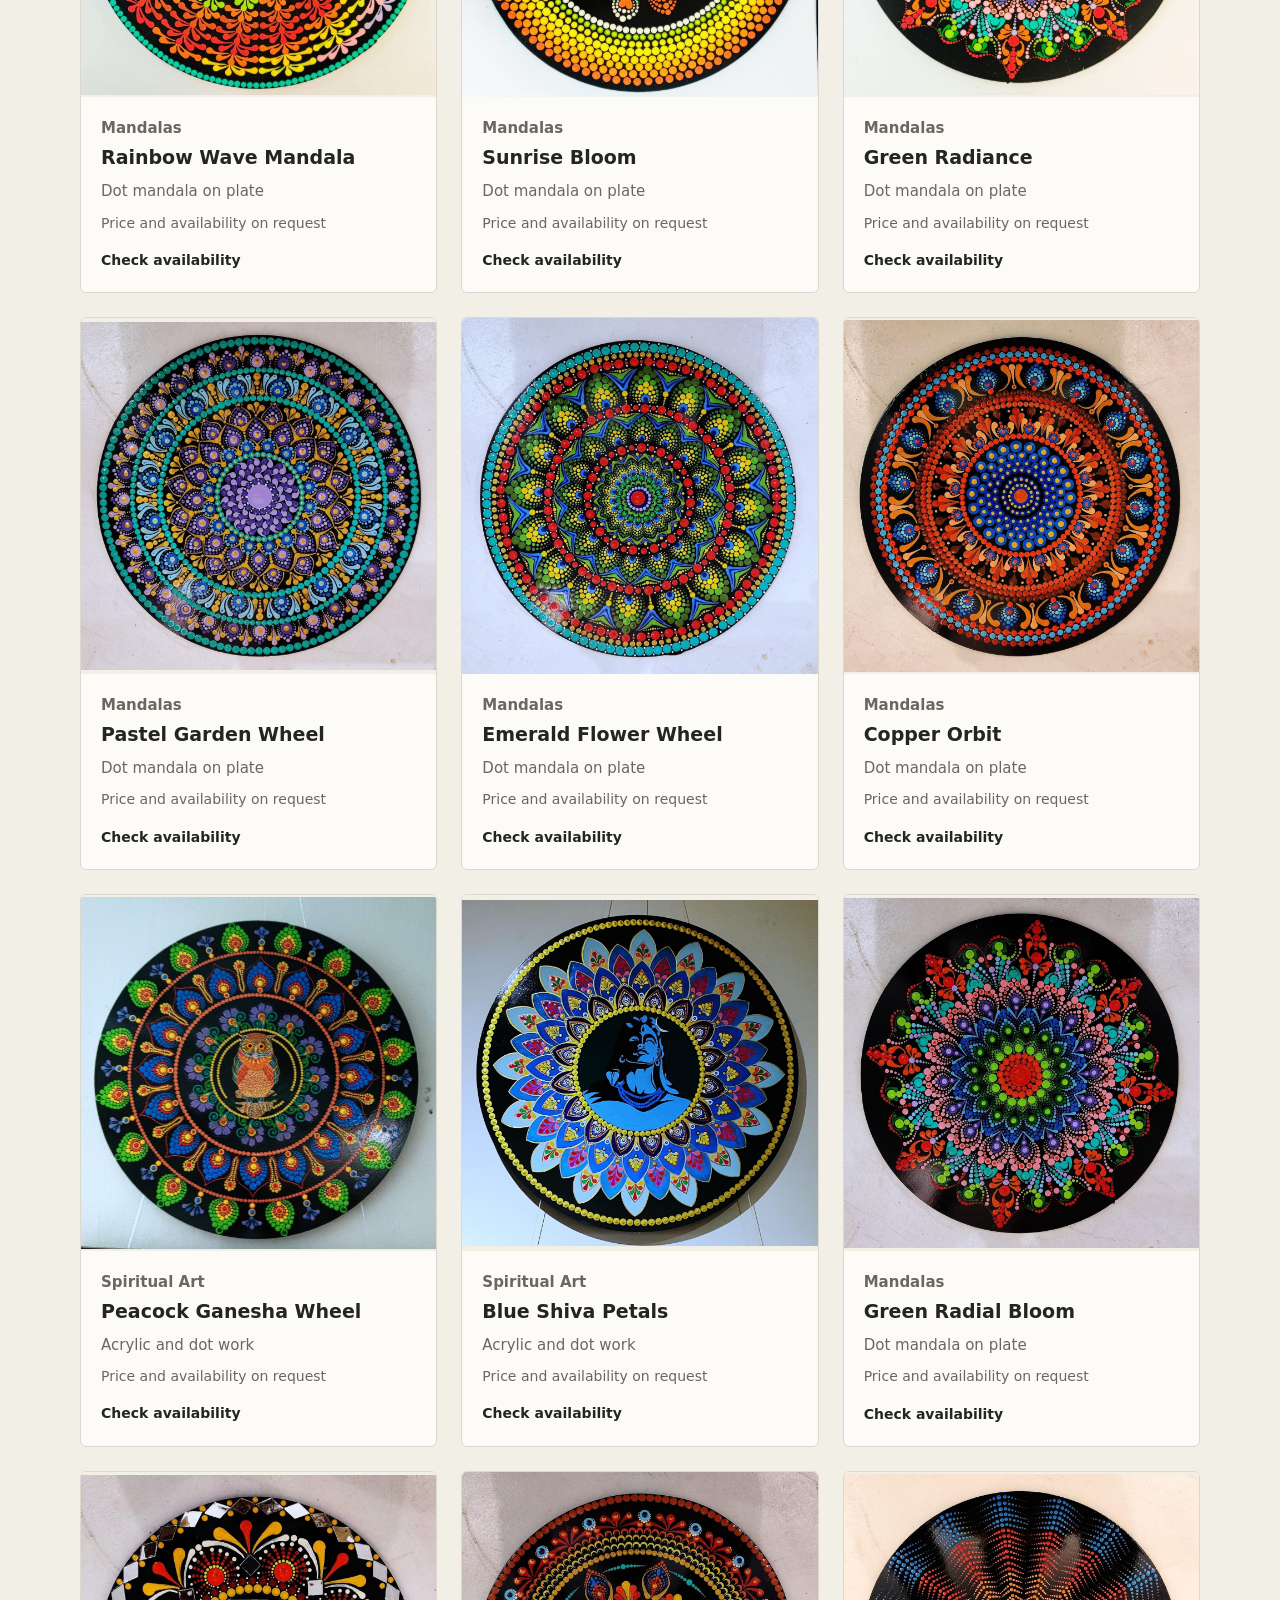
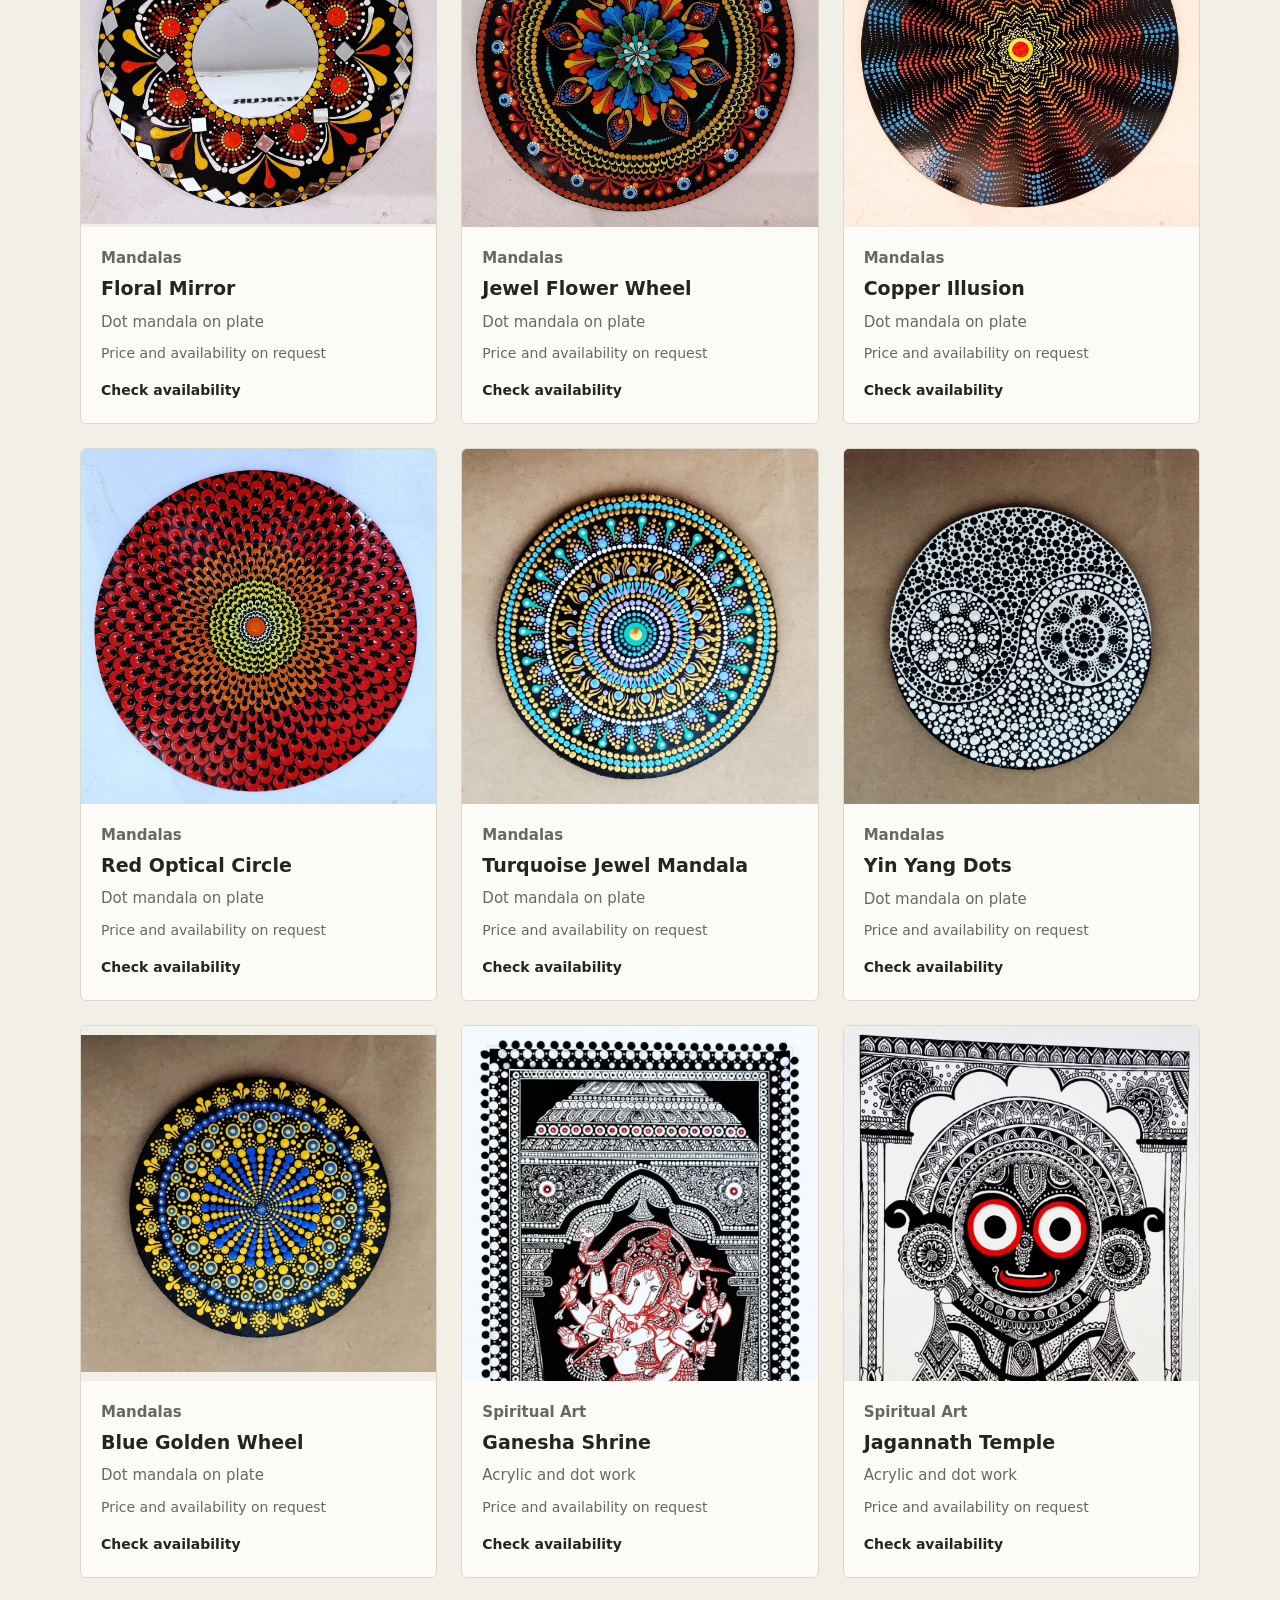
<file: art/index.html>
<!doctype html>
<html lang="en">
  <head>
    <meta charset="utf-8">
    <meta name="viewport" content="width=device-width, initial-scale=1">
    <meta name="robots" content="index, follow, max-image-preview:large">
    <title>Mandala Art & Custom Art in Dehradun | कलाNidhi by Rajeev Verma</title>
    <meta name="description" content="View mandalas, paintings and portraits by Rajeev Verma at कलाNidhi in Dehradun. Ask about prices, availability and personalised mandala designs.">
    <link rel="canonical" href="https://kalanidhibyrajeev.com/art/">
    <meta property="og:title" content="Mandala Art & Custom Art in Dehradun | कलाNidhi">
    <meta property="og:description" content="Mandalas, paintings, portraits and custom artwork by Rajeev Verma. Message the gallery for prices and availability.">
    <meta property="og:image" content="https://kalanidhibyrajeev.com/assets/artworks/artwork-058.jpg">
    <meta name="twitter:card" content="summary_large_image">
    <meta name="twitter:image" content="https://kalanidhibyrajeev.com/assets/artworks/artwork-058.jpg">
    <link rel="icon" href="/assets/img/favicon.svg" type="image/svg+xml">
    <link rel="apple-touch-icon" href="/assets/brand/kalanidhi-mark-512-transparent.png">
    <link rel="stylesheet" href="/assets/vendor/oat/oat.min.css?v=1.1.0">
    <link rel="stylesheet" href="/assets/css/oat-local.css?v=ivory-ink-3">
    <link rel="stylesheet" href="/assets/css/styles.css?v=ivory-grid-4">
    <script type="application/ld+json">
{
  "@context": "https://schema.org",
  "@graph": [
    {
      "@type": "CollectionPage",
      "@id": "https://kalanidhibyrajeev.com/art/#page",
      "url": "https://kalanidhibyrajeev.com/art/",
      "name": "Mandala Art & Custom Art in Dehradun",
      "description": "Mandalas, paintings, portraits and custom artwork by Rajeev Verma at कलाNidhi in Dehradun.",
      "isPartOf": {
        "@id": "https://kalanidhibyrajeev.com/#website"
      },
      "about": [
        "Mandala art",
        "Custom art",
        "Healing mandalas by date of birth",
        "Spiritual art",
        "Portrait painting",
        "Dot mandala on plate",
        "Decorative art"
      ]
    },
    {
      "@type": "Service",
      "@id": "https://kalanidhibyrajeev.com/art/#custom-art",
      "name": "Custom artwork in Dehradun",
      "serviceType": "Custom mandala art, healing mandalas by date of birth, portraits, spiritual art, and decorative paintings",
      "provider": {
        "@id": "https://kalanidhibyrajeev.com/#gallery"
      },
      "areaServed": {
        "@type": "City",
        "name": "Dehradun"
      },
      "url": "https://kalanidhibyrajeev.com/art/"
    },
    {
      "@type": "ItemList",
      "@id": "https://kalanidhibyrajeev.com/art/#art-categories",
      "name": "Artwork categories at कलाNidhi",
      "itemListElement": [
        {
          "@type": "ListItem",
          "position": 1,
          "name": "Mandala art"
        },
        {
          "@type": "ListItem",
          "position": 2,
          "name": "Healing mandalas by date of birth"
        },
        {
          "@type": "ListItem",
          "position": 3,
          "name": "Custom artwork"
        },
        {
          "@type": "ListItem",
          "position": 4,
          "name": "Spiritual art"
        },
        {
          "@type": "ListItem",
          "position": 5,
          "name": "Portraits"
        },
        {
          "@type": "ListItem",
          "position": 6,
          "name": "Oil paintings"
        },
        {
          "@type": "ListItem",
          "position": 7,
          "name": "Decorative art"
        }
      ]
    },
    {
      "@type": "ItemList",
      "@id": "https://kalanidhibyrajeev.com/art/#featured-artworks",
      "name": "Featured mandala art and custom artwork by Rajeev Verma",
      "itemListElement": [
        {
          "@type": "ListItem",
          "position": 1,
          "item": {
            "@type": "VisualArtwork",
            "name": "Golden Orbit",
            "artMedium": "Dot mandala on plate",
            "creator": {
              "@id": "https://kalanidhibyrajeev.com/#rajeev-verma"
            },
            "image": "https://kalanidhibyrajeev.com/assets/artworks/artwork-001.jpg"
          }
        },
        {
          "@type": "ListItem",
          "position": 2,
          "item": {
            "@type": "VisualArtwork",
            "name": "Red Bloom Mandala",
            "artMedium": "Dot mandala on plate",
            "creator": {
              "@id": "https://kalanidhibyrajeev.com/#rajeev-verma"
            },
            "image": "https://kalanidhibyrajeev.com/assets/artworks/artwork-002.jpg"
          }
        },
        {
          "@type": "ListItem",
          "position": 3,
          "item": {
            "@type": "VisualArtwork",
            "name": "Buddha Tree of Light",
            "artMedium": "Acrylic and dot work",
            "creator": {
              "@id": "https://kalanidhibyrajeev.com/#rajeev-verma"
            },
            "image": "https://kalanidhibyrajeev.com/assets/artworks/artwork-009.jpg"
          }
        },
        {
          "@type": "ListItem",
          "position": 4,
          "item": {
            "@type": "VisualArtwork",
            "name": "Blue Shiva Mandala",
            "artMedium": "Acrylic and dot work",
            "creator": {
              "@id": "https://kalanidhibyrajeev.com/#rajeev-verma"
            },
            "image": "https://kalanidhibyrajeev.com/assets/artworks/artwork-012.jpg"
          }
        },
        {
          "@type": "ListItem",
          "position": 5,
          "item": {
            "@type": "VisualArtwork",
            "name": "Tabla Rhythm",
            "artMedium": "Decorative panel or plate",
            "creator": {
              "@id": "https://kalanidhibyrajeev.com/#rajeev-verma"
            },
            "image": "https://kalanidhibyrajeev.com/assets/artworks/artwork-016.jpg"
          }
        },
        {
          "@type": "ListItem",
          "position": 6,
          "item": {
            "@type": "VisualArtwork",
            "name": "Shree Yantra Panel",
            "artMedium": "Acrylic and dot work",
            "creator": {
              "@id": "https://kalanidhibyrajeev.com/#rajeev-verma"
            },
            "image": "https://kalanidhibyrajeev.com/assets/artworks/artwork-026.jpg"
          }
        }
      ]
    },
    {
      "@type": "FAQPage",
      "@id": "https://kalanidhibyrajeev.com/art/#faq",
      "mainEntity": [
        {
          "@type": "Question",
          "name": "Can I buy original artwork from कलाNidhi?",
          "acceptedAnswer": {
            "@type": "Answer",
            "text": "Yes. Message us on WhatsApp to check availability, price, size and collection or delivery options."
          }
        },
        {
          "@type": "Question",
          "name": "Does Rajeev Verma take custom art orders?",
          "acceptedAnswer": {
            "@type": "Answer",
            "text": "Yes. Contact Rajeev on WhatsApp or Instagram to discuss a mandala, portrait, spiritual painting or decorative piece. Personalised healing mandalas based on your date of birth are also available."
          }
        },
        {
          "@type": "Question",
          "name": "Where can I visit the art gallery in Dehradun?",
          "acceptedAnswer": {
            "@type": "Answer",
            "text": "कलाNidhi is at 1/1 Canal Road, Kishanpur #3, Jakhan, Dehradun 248009. Please call or WhatsApp for visiting hours."
          }
        }
      ]
    },
    {
      "@type": "BreadcrumbList",
      "@id": "https://kalanidhibyrajeev.com/art/#breadcrumbs",
      "itemListElement": [
        {
          "@type": "ListItem",
          "position": 1,
          "name": "Home",
          "item": "https://kalanidhibyrajeev.com/"
        },
        {
          "@type": "ListItem",
          "position": 2,
          "name": "Art",
          "item": "https://kalanidhibyrajeev.com/art/"
        }
      ]
    }
  ]
}
    </script>
  </head>
  <body>
    <a class="skip-link" href="#main">Skip to content</a>
    <header class="site-header">
      <div class="wrap container header-inner">
        <a class="site-logo" href="/" aria-label="कलाNidhi home"><img src="/assets/brand/kalanidhi-header-logo-560x140-transparent.png" alt="कलाNidhi by Rajeev Verma" width="192" height="48"></a>
        <button class="nav-toggle" type="button" aria-expanded="false" aria-controls="site-nav"><span class="sr-only">Open navigation</span><span></span><span></span></button>
        <nav id="site-nav" class="site-nav" aria-label="Main navigation">
          <a aria-current="page" href="/art/">Art gallery</a>
          <a href="/books/">Books</a>
          <a href="/workshops/">Workshops</a>
          <a href="/about/">About</a>
          <a href="/visit/">Visit</a>
          <details class="nav-more">
            <summary>More <img class="icon" src="/assets/icons/chevron-down.svg" alt="" width="14" height="14"></summary>
            <div class="nav-more-menu">
              <a href="/media/">Photos &amp; videos</a>
              <a href="/daily-specials/">Cafe</a>
              <a href="https://www.instagram.com/kalanidhibyrajeev/">Instagram</a>
            </div>
          </details>
          <a class="button nav-contact" data-whatsapp-link href="https://wa.me/917302239440">Contact</a>
        </nav>
      </div>
    </header>
    <main id="main">
      <section class="page-hero">
        <div class="wrap section-head">
          <div>
            <p class="eyebrow">Art gallery</p>
            <h1>Mandalas &amp; paintings</h1>
            <p class="section-copy">Explore mandalas, portraits, spiritual paintings and decorative artwork by Rajeev Verma. Message us on WhatsApp or Instagram for prices, sizes and availability.</p>
          </div>
          <div class="filter-bar" role="group" aria-label="Filter artworks">
            <button class="filter-button outline is-active" type="button" data-filter="all">All</button>
            <button class="filter-button outline" type="button" data-filter="Mandalas">Mandalas</button>
            <button class="filter-button outline" type="button" data-filter="Oil Paintings">Oil paintings</button>
            <button class="filter-button outline" type="button" data-filter="Portraits">Portraits</button>
            <button class="filter-button outline" type="button" data-filter="Spiritual Art">Spiritual art</button>
            <button class="filter-button outline" type="button" data-filter="Decorative Art">Decorative art</button>
            <button class="filter-button outline" type="button" data-filter="Custom Orders">Custom orders</button>
          </div>
        </div>
      </section>
      <section class="section section-tint">
        <div class="wrap">
          <div id="artwork-grid" class="card-grid gallery-grid" aria-live="polite">
            <article class="art-card"><div class="art-image"><img src="/assets/artworks/artwork-001.jpg" alt="Golden Orbit mandala by Rajeev Verma" loading="lazy"></div><div class="card-body"><p class="card-kicker">Mandalas</p><h2>Golden Orbit</h2><p>Dot mandala on plate</p><p class="status">Price and availability on request</p><a class="text-link" href="https://wa.me/917302239440?text=Namaste%2C%20I%20am%20interested%20in%20Golden%20Orbit%20at%20%E0%A4%95%E0%A4%B2%E0%A4%BENidhi.%20Please%20share%20details.">Check availability</a></div></article>
          </div>
        </div>
      </section>
      <section class="section">
        <div class="wrap split-rule">
          <div>
            <p class="eyebrow">Custom orders</p>
            <h2>Artwork made for you</h2>
          </div>
          <div class="text-stack">
            <p>Order a custom mandala, portrait, spiritual painting or decorative piece for your home or as a gift. Discuss the design, size, price and completion time with Rajeev before placing an order.</p>
            <p>Personalised healing mandalas based on your date of birth are also available. Contact Rajeev on WhatsApp or Instagram to discuss the design.</p>
            <div class="split-links">
              <a class="text-link" href="https://wa.me/917302239440?text=Namaste%2C%20I%20would%20like%20to%20ask%20about%20a%20custom%20healing%20mandala%20or%20artwork%20from%20%E0%A4%95%E0%A4%B2%E0%A4%BENidhi.">Discuss on WhatsApp</a>
              <a class="text-link" href="https://www.instagram.com/kalanidhibyrajeev?igsh=MTlkbTV2MDQwYmtw">Message on Instagram</a>
            </div>
          </div>
        </div>
      </section>
      <section class="section section-tint">
        <div class="wrap section-head">
          <div>
            <p class="eyebrow">Buying artwork</p>
            <h2>Orders &amp; visits</h2>
          </div>
        </div>
        <div class="wrap faq-grid">
          <article class="mini-card"><h2>Can I buy original artwork?</h2><p>Yes. Message us on WhatsApp to check availability, price, size and collection or delivery options.</p></article>
          <article class="mini-card"><h2>Does Rajeev Verma take custom art orders?</h2><p>Yes. Contact Rajeev on WhatsApp or Instagram to discuss a mandala, portrait, spiritual painting or decorative piece. Personalised healing mandalas based on your date of birth are also available.</p></article>
          <article class="mini-card"><h2>Can I visit the art gallery in Dehradun?</h2><p>Yes. Visit us at 1/1 Canal Road, Kishanpur #3, Jakhan, Dehradun 248009. Please call or WhatsApp for visiting hours.</p></article>
        </div>
      </section>
    </main>
    <footer class="site-footer" id="footer">
      <div class="wrap footer-inner">
        <div class="footer-brand"><a class="footer-logo" href="/" aria-label="कलाNidhi home"><img src="/assets/brand/kalanidhi-footer-logo-760x320-transparent.png" alt="कलाNidhi by Rajeev Verma" width="260" height="110" loading="lazy"></a></div>
        <nav class="footer-links" aria-label="Explore the studio">
          <strong>Explore</strong>
          <a href="/art/">Art gallery</a><a href="/books/">Books</a><a href="/workshops/">Workshops</a><a href="/about/">About Rajeev</a><a href="/media/">Photos &amp; videos</a><a href="/daily-specials/">Cafe</a>
        </nav>
        <div class="footer-connect">
          <strong>Stay connected</strong>
          <div class="footer-actions">
            <a class="social-icon-link" href="https://www.instagram.com/kalanidhibyrajeev/" aria-label="Instagram" title="Instagram"><img src="/assets/icons/instagram.svg" alt="" width="18" height="18"></a>
            <a class="social-icon-link" href="https://www.youtube.com/@HealthyFeasting" aria-label="HealthyFeasting on YouTube" title="YouTube"><img src="/assets/icons/youtube.svg" alt="" width="18" height="18"></a>
            <a class="social-icon-link" data-whatsapp-link href="https://wa.me/917302239440" aria-label="WhatsApp Rajeev Verma" title="WhatsApp"><img src="/assets/icons/message-circle.svg" alt="" width="18" height="18"></a>
            <a class="social-icon-link" href="/visit/" aria-label="Visit the studio" title="Visit"><img src="/assets/icons/map-pin.svg" alt="" width="18" height="18"></a>
          </div>
          <p><a href="tel:+917302239440">+91 73022 39440</a><br><a href="/visit/">1/1 Canal Road, Kishanpur #3,<br>Jakhan, Dehradun 248009</a></p>
        </div>
        <div class="footer-meta"><span>&copy; <span id="year">2026</span> कलाNidhi by Rajeev Verma</span><a href="/visit/">Plan a visit</a></div>
      </div>
    </footer>
    <script src="/assets/js/main.js?v=copy-1" defer></script>
  </body>
</html>
</file>
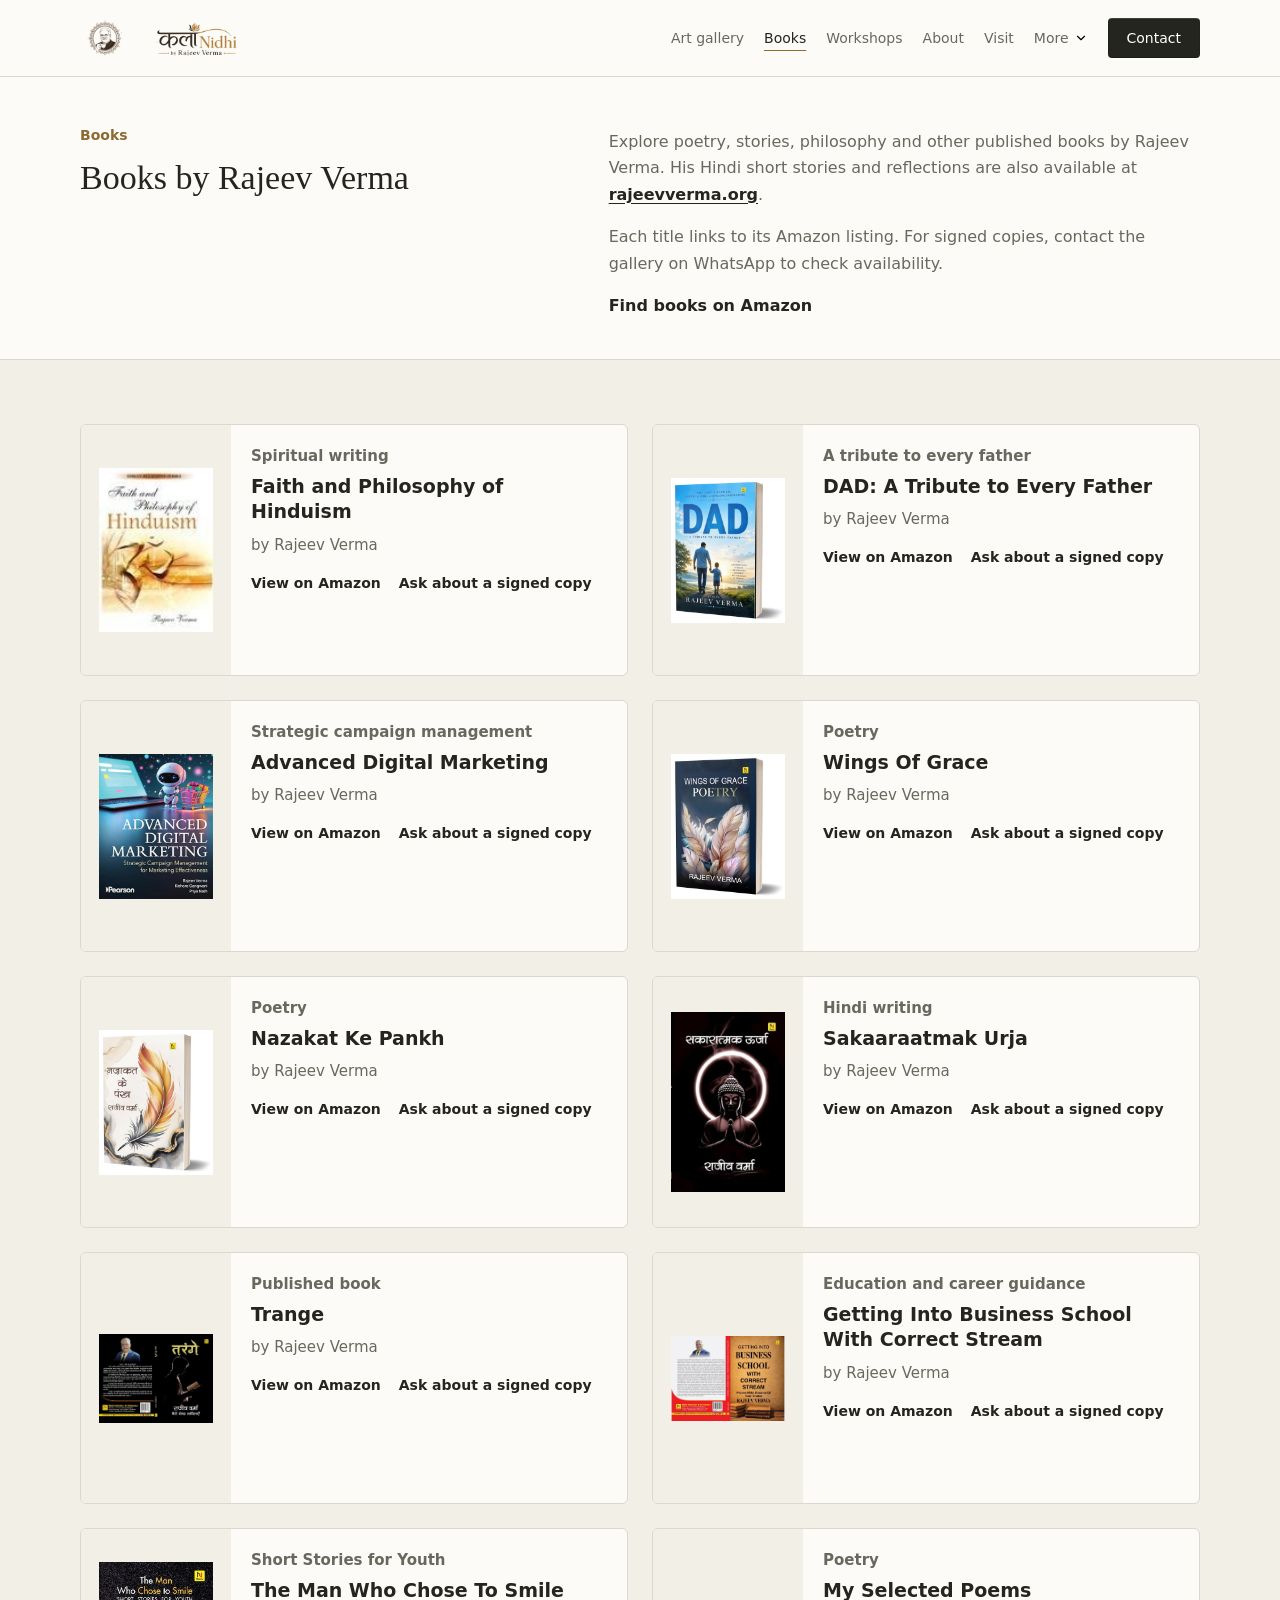
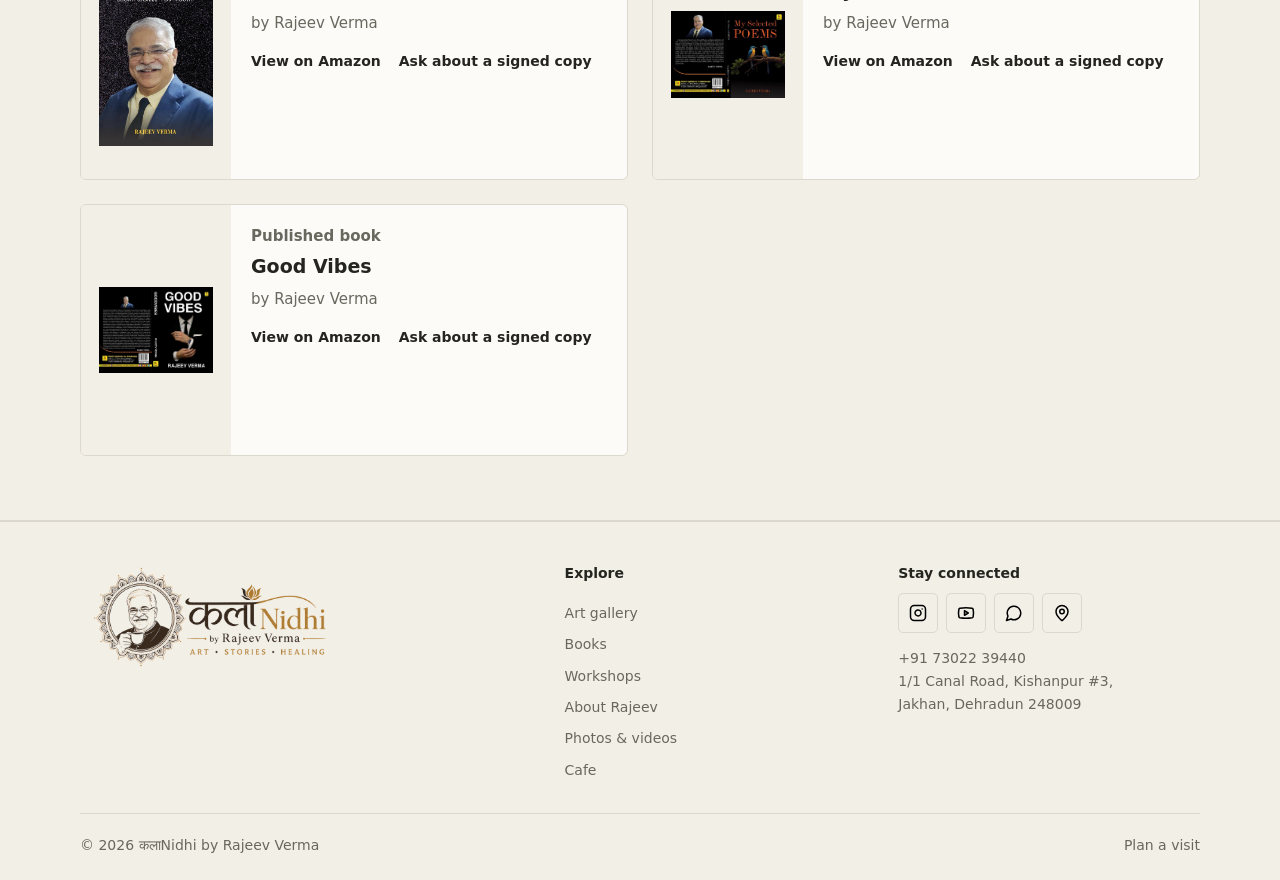
<file: books/index.html>
<!doctype html>
<html lang="en">
  <head>
    <meta charset="utf-8">
    <meta name="viewport" content="width=device-width, initial-scale=1">
    <meta name="robots" content="index, follow, max-image-preview:large">
    <title>Books by Rajeev Verma | Poetry & Stories | कलाNidhi</title>
    <meta name="description" content="Browse books by Rajeev Verma, including DAD, poetry and short stories. View titles on Amazon or contact कलाNidhi in Dehradun to ask about signed copies.">
    <link rel="canonical" href="https://kalanidhibyrajeev.com/books/">
    <meta property="og:title" content="Books by Rajeev Verma | कलाNidhi">
    <meta property="og:description" content="Published books by Rajeev Verma, with Amazon links and signed-copy enquiries.">
    <meta property="og:image" content="https://kalanidhibyrajeev.com/assets/img/kala-nidhi-social.jpg">
    <meta name="twitter:card" content="summary_large_image">
    <meta name="twitter:image" content="https://kalanidhibyrajeev.com/assets/img/kala-nidhi-social.jpg">
    <link rel="icon" href="/assets/img/favicon.svg" type="image/svg+xml">
    <link rel="apple-touch-icon" href="/assets/brand/kalanidhi-mark-512-transparent.png">
    <link rel="stylesheet" href="/assets/vendor/oat/oat.min.css?v=1.1.0">
    <link rel="stylesheet" href="/assets/css/oat-local.css?v=ivory-ink-3">
    <link rel="stylesheet" href="/assets/css/styles.css?v=ivory-grid-4">
    <script type="application/ld+json">
{
  "@context": "https://schema.org",
  "@graph": [
    {
      "@type": "CollectionPage",
      "@id": "https://kalanidhibyrajeev.com/books/#page",
      "url": "https://kalanidhibyrajeev.com/books/",
      "name": "Books by Rajeev Verma",
      "description": "Published books by Rajeev Verma, with Amazon links and signed-copy enquiries.",
      "isPartOf": {
        "@id": "https://kalanidhibyrajeev.com/#website"
      },
      "about": {
        "@id": "https://kalanidhibyrajeev.com/#rajeev-verma"
      }
    },
    {
      "@type": "ItemList",
      "@id": "https://kalanidhibyrajeev.com/books/#book-list",
      "name": "Books by Rajeev Verma",
      "itemListElement": [
        {
          "@type": "ListItem",
          "position": 1,
          "item": {
            "@type": "Book",
            "name": "Faith and Philosophy of Hinduism",
            "author": {
              "@id": "https://kalanidhibyrajeev.com/#rajeev-verma"
            },
            "image": "https://kalanidhibyrajeev.com/assets/books/faith-and-philosophy-of-hinduism.jpg",
            "url": "https://www.amazon.in/Faith-Philosophy-Hinduism-Rajeev-Verma/dp/8178357186"
          }
        },
        {
          "@type": "ListItem",
          "position": 2,
          "item": {
            "@type": "Book",
            "name": "DAD: A Tribute to Every Father",
            "author": {
              "@id": "https://kalanidhibyrajeev.com/#rajeev-verma"
            },
            "image": "https://kalanidhibyrajeev.com/assets/books/dad-a-tribute-to-every-father.jpg",
            "url": "https://www.amazon.in/Nikhil-Publishers-Distributors-Dad-Hardcover/dp/B0H4ZF1LQR"
          }
        },
        {
          "@type": "ListItem",
          "position": 3,
          "item": {
            "@type": "Book",
            "name": "Advanced Digital Marketing",
            "author": {
              "@id": "https://kalanidhibyrajeev.com/#rajeev-verma"
            },
            "image": "https://kalanidhibyrajeev.com/assets/books/advanced-digital-marketing.jpg",
            "url": "https://www.amazon.in/Advanced-Digital-marketing-Management-Effectiveness-ebook/dp/B0H257BT8Y"
          }
        },
        {
          "@type": "ListItem",
          "position": 4,
          "item": {
            "@type": "Book",
            "name": "Wings Of Grace",
            "author": {
              "@id": "https://kalanidhibyrajeev.com/#rajeev-verma"
            },
            "image": "https://kalanidhibyrajeev.com/assets/books/wings-of-grace.jpg",
            "url": "https://www.amazon.in/Wings-Grace-Poetry-Rajeev-Verma/dp/B0GZBYRD5T"
          }
        },
        {
          "@type": "ListItem",
          "position": 5,
          "item": {
            "@type": "Book",
            "name": "Nazakat Ke Pankh",
            "author": {
              "@id": "https://kalanidhibyrajeev.com/#rajeev-verma"
            },
            "image": "https://kalanidhibyrajeev.com/assets/books/nazakat-ke-pankh.jpg",
            "url": "https://www.amazon.in/Nazakat-Ke-Pankh-Rajeev-Verma/dp/B0GZBWTRH6"
          }
        },
        {
          "@type": "ListItem",
          "position": 6,
          "item": {
            "@type": "Book",
            "name": "Sakaaraatmak Urja",
            "author": {
              "@id": "https://kalanidhibyrajeev.com/#rajeev-verma"
            },
            "image": "https://kalanidhibyrajeev.com/assets/books/sakaaraatmak-urja.jpg",
            "url": "https://www.amazon.in/Sakaaraatmak-Rajeev-Verma-Nikhil-Publishers/dp/B0GXFLZLJ6"
          }
        },
        {
          "@type": "ListItem",
          "position": 7,
          "item": {
            "@type": "Book",
            "name": "Trange",
            "author": {
              "@id": "https://kalanidhibyrajeev.com/#rajeev-verma"
            },
            "image": "https://kalanidhibyrajeev.com/assets/books/trange.jpg",
            "url": "https://www.amazon.in/Trange-Rajeev-Verma/dp/B0GXDZWSTC"
          }
        },
        {
          "@type": "ListItem",
          "position": 8,
          "item": {
            "@type": "Book",
            "name": "Getting Into Business School With Correct Stream",
            "author": {
              "@id": "https://kalanidhibyrajeev.com/#rajeev-verma"
            },
            "image": "https://kalanidhibyrajeev.com/assets/books/getting-into-business-school-with-correct-stream.jpg",
            "url": "https://www.amazon.in/Getting-Business-School-Correct-Stream/dp/B0GTMJM2X9"
          }
        },
        {
          "@type": "ListItem",
          "position": 9,
          "item": {
            "@type": "Book",
            "name": "The Man Who Chose To Smile",
            "author": {
              "@id": "https://kalanidhibyrajeev.com/#rajeev-verma"
            },
            "image": "https://kalanidhibyrajeev.com/assets/books/the-man-who-chose-to-smile.jpg",
            "url": "https://www.amazon.in/Chose-Smile-Short-Stories-Rajeev/dp/B0GTMJ237N"
          }
        },
        {
          "@type": "ListItem",
          "position": 10,
          "item": {
            "@type": "Book",
            "name": "My Selected Poems",
            "author": {
              "@id": "https://kalanidhibyrajeev.com/#rajeev-verma"
            },
            "image": "https://kalanidhibyrajeev.com/assets/books/my-selected-poems.jpg",
            "url": "https://www.amazon.in/My-Selected-Poems-Rajeev-Verma/dp/B0GTMHLZK2"
          }
        },
        {
          "@type": "ListItem",
          "position": 11,
          "item": {
            "@type": "Book",
            "name": "Good Vibes",
            "author": {
              "@id": "https://kalanidhibyrajeev.com/#rajeev-verma"
            },
            "image": "https://kalanidhibyrajeev.com/assets/books/good-vibes.jpg",
            "url": "https://www.amazon.in/Good-Vibes-Rajeev-Verma/dp/B0GTM9HMJH"
          }
        }
      ]
    },
    {
      "@type": "BreadcrumbList",
      "@id": "https://kalanidhibyrajeev.com/books/#breadcrumbs",
      "itemListElement": [
        {
          "@type": "ListItem",
          "position": 1,
          "name": "Home",
          "item": "https://kalanidhibyrajeev.com/"
        },
        {
          "@type": "ListItem",
          "position": 2,
          "name": "Books",
          "item": "https://kalanidhibyrajeev.com/books/"
        }
      ]
    }
  ]
}
    </script>
  </head>
  <body>
    <a class="skip-link" href="#main">Skip to content</a>
    <header class="site-header">
      <div class="wrap container header-inner">
        <a class="site-logo" href="/" aria-label="कलाNidhi home"><img src="/assets/brand/kalanidhi-header-logo-560x140-transparent.png" alt="कलाNidhi by Rajeev Verma" width="192" height="48"></a>
        <button class="nav-toggle" type="button" aria-expanded="false" aria-controls="site-nav"><span class="sr-only">Open navigation</span><span></span><span></span></button>
        <nav id="site-nav" class="site-nav" aria-label="Main navigation">
          <a href="/art/">Art gallery</a>
          <a aria-current="page" href="/books/">Books</a>
          <a href="/workshops/">Workshops</a>
          <a href="/about/">About</a>
          <a href="/visit/">Visit</a>
          <details class="nav-more">
            <summary>More <img class="icon" src="/assets/icons/chevron-down.svg" alt="" width="14" height="14"></summary>
            <div class="nav-more-menu">
              <a href="/media/">Photos &amp; videos</a>
              <a href="/daily-specials/">Cafe</a>
              <a href="https://www.instagram.com/kalanidhibyrajeev/">Instagram</a>
            </div>
          </details>
          <a class="button nav-contact" data-whatsapp-link href="https://wa.me/917302239440">Contact</a>
        </nav>
      </div>
    </header>
    <main id="main">
      <section class="page-hero">
        <div class="wrap split-rule">
          <div><p class="eyebrow">Books</p><h1>Books by Rajeev Verma</h1></div>
          <div class="text-stack"><p>Explore poetry, stories, philosophy and other published books by Rajeev Verma. His Hindi short stories and reflections are also available at <a class="text-link inline-link" href="https://rajeevverma.org/">rajeevverma.org</a>.</p><p>Each title links to its Amazon listing. For signed copies, contact the gallery on WhatsApp to check availability.</p><p><a class="text-link" href="https://www.amazon.in/s?i=stripbooks&rh=p_27%3ARajeev%2BVerma&ref=dp_byline_sr_book_1">Find books on Amazon</a></p></div>
        </div>
      </section>
      <section class="section section-tint">
        <div class="wrap"><div id="book-grid" class="card-grid book-grid" aria-live="polite"><article class="book-card"><div class="book-cover placeholder-cover"><span>Book</span></div><div class="card-body"><p class="card-kicker">Short Stories for Youth</p><h2>The Man Who Chose To Smile</h2><p>by Rajeev Verma</p><div class="split-links"><a class="text-link" href="https://www.amazon.in/Chose-Smile-Short-Stories-Rajeev/dp/B0GTMJ237N/">View on Amazon</a><a class="text-link" href="https://wa.me/917302239440?text=Namaste%2C%20I%20would%20like%20to%20ask%20for%20a%20signed%20copy%20of%20The%20Man%20Who%20Chose%20To%20Smile.">Ask about a signed copy</a></div></div></article></div></div>
      </section>
    </main>
    <footer class="site-footer" id="footer">
      <div class="wrap footer-inner">
        <div class="footer-brand"><a class="footer-logo" href="/" aria-label="कलाNidhi home"><img src="/assets/brand/kalanidhi-footer-logo-760x320-transparent.png" alt="कलाNidhi by Rajeev Verma" width="260" height="110" loading="lazy"></a></div>
        <nav class="footer-links" aria-label="Explore the studio">
          <strong>Explore</strong>
          <a href="/art/">Art gallery</a><a href="/books/">Books</a><a href="/workshops/">Workshops</a><a href="/about/">About Rajeev</a><a href="/media/">Photos &amp; videos</a><a href="/daily-specials/">Cafe</a>
        </nav>
        <div class="footer-connect">
          <strong>Stay connected</strong>
          <div class="footer-actions">
            <a class="social-icon-link" href="https://www.instagram.com/kalanidhibyrajeev/" aria-label="Instagram" title="Instagram"><img src="/assets/icons/instagram.svg" alt="" width="18" height="18"></a>
            <a class="social-icon-link" href="https://www.youtube.com/@HealthyFeasting" aria-label="HealthyFeasting on YouTube" title="YouTube"><img src="/assets/icons/youtube.svg" alt="" width="18" height="18"></a>
            <a class="social-icon-link" data-whatsapp-link href="https://wa.me/917302239440" aria-label="WhatsApp Rajeev Verma" title="WhatsApp"><img src="/assets/icons/message-circle.svg" alt="" width="18" height="18"></a>
            <a class="social-icon-link" href="/visit/" aria-label="Visit the studio" title="Visit"><img src="/assets/icons/map-pin.svg" alt="" width="18" height="18"></a>
          </div>
          <p><a href="tel:+917302239440">+91 73022 39440</a><br><a href="/visit/">1/1 Canal Road, Kishanpur #3,<br>Jakhan, Dehradun 248009</a></p>
        </div>
        <div class="footer-meta"><span>&copy; <span id="year">2026</span> कलाNidhi by Rajeev Verma</span><a href="/visit/">Plan a visit</a></div>
      </div>
    </footer>
    <script src="/assets/js/main.js?v=copy-1" defer></script>
  </body>
</html>
</file>
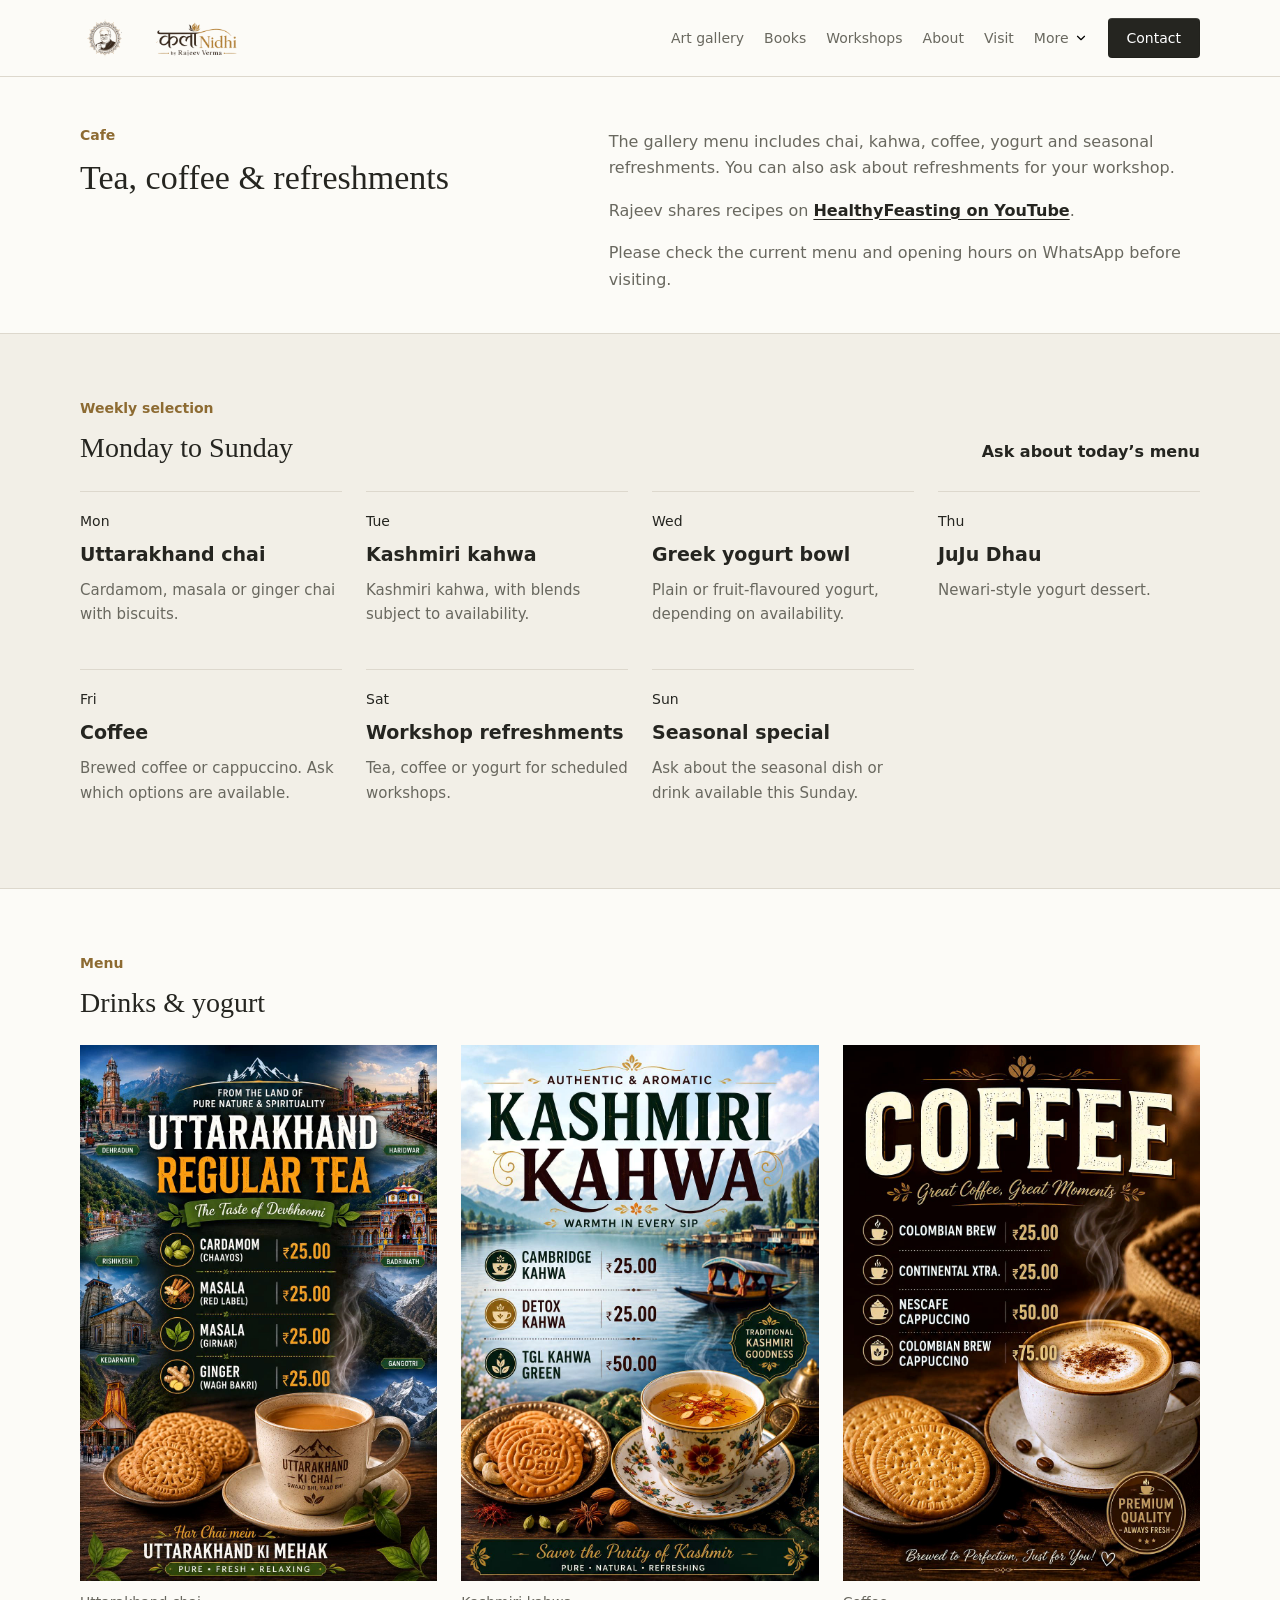
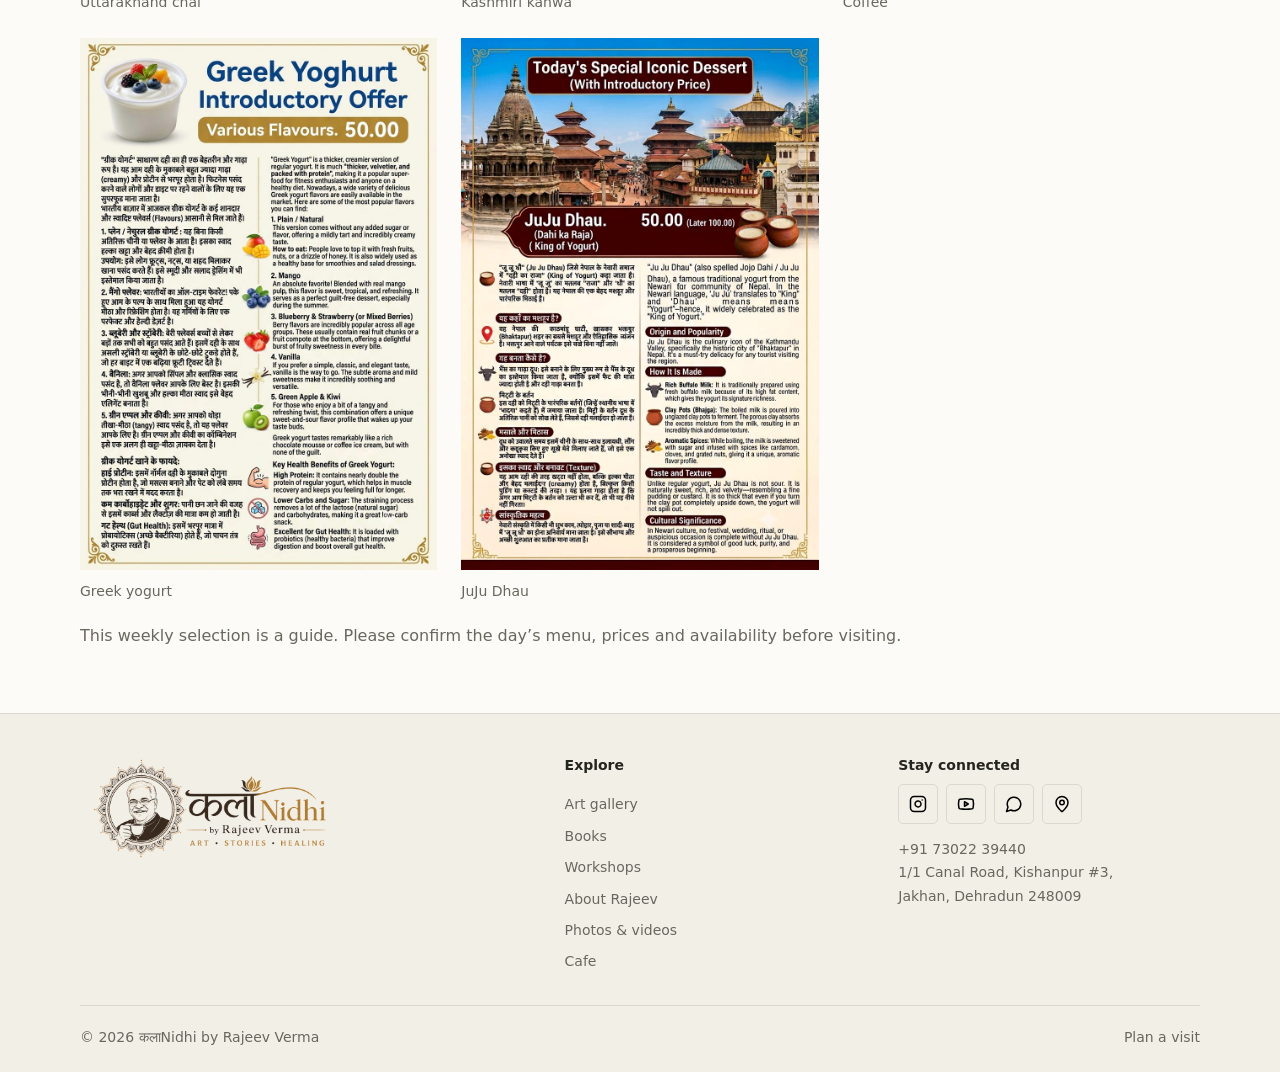
<file: daily-specials/index.html>
<!doctype html>
<html lang="en">
  <head>
    <meta charset="utf-8">
    <meta name="viewport" content="width=device-width, initial-scale=1">
    <meta name="robots" content="index, follow, max-image-preview:large">
    <title>Cafe Menu & Weekly Selection in Dehradun | कलाNidhi</title>
    <meta name="description" content="Explore chai, kahwa, coffee, yogurt and workshop refreshments at कलाNidhi, Jakhan, Dehradun. Contact us to confirm the current menu and prices.">
    <link rel="canonical" href="https://kalanidhibyrajeev.com/daily-specials/">
    <meta property="og:title" content="Cafe Menu & Weekly Selection | कलाNidhi">
    <meta property="og:description" content="Chai, kahwa, coffee, yogurt and seasonal refreshments at कलाNidhi in Dehradun.">
    <meta property="og:image" content="https://kalanidhibyrajeev.com/assets/img/kala-nidhi-social.jpg">
    <meta name="twitter:card" content="summary_large_image">
    <meta name="twitter:image" content="https://kalanidhibyrajeev.com/assets/img/kala-nidhi-social.jpg">
    <link rel="icon" href="/assets/img/favicon.svg" type="image/svg+xml">
    <link rel="apple-touch-icon" href="/assets/brand/kalanidhi-mark-512-transparent.png">
    <link rel="stylesheet" href="/assets/vendor/oat/oat.min.css?v=1.1.0">
    <link rel="stylesheet" href="/assets/css/oat-local.css?v=ivory-ink-3">
    <link rel="stylesheet" href="/assets/css/styles.css?v=ivory-grid-4">
    <script type="application/ld+json">
{
  "@context": "https://schema.org",
  "@graph": [
    {
      "@type": "CollectionPage",
      "@id": "https://kalanidhibyrajeev.com/daily-specials/#page",
      "url": "https://kalanidhibyrajeev.com/daily-specials/",
      "name": "Cafe menu and weekly selection at कलाNidhi",
      "description": "Chai, kahwa, coffee, yogurt and workshop refreshments at कलाNidhi in Dehradun. Contact the gallery for current availability and prices.",
      "isPartOf": {
        "@id": "https://kalanidhibyrajeev.com/#website"
      }
    },
    {
      "@type": "OfferCatalog",
      "@id": "https://kalanidhibyrajeev.com/daily-specials/#offerings",
      "name": "कलाNidhi cafe menu and workshop refreshments",
      "itemListElement": [
        {
          "@type": "Offer",
          "itemOffered": {
            "@type": "Product",
            "name": "Uttarakhand chai"
          }
        },
        {
          "@type": "Offer",
          "itemOffered": {
            "@type": "Product",
            "name": "Kashmiri kahwa"
          }
        },
        {
          "@type": "Offer",
          "itemOffered": {
            "@type": "Product",
            "name": "Coffee"
          }
        },
        {
          "@type": "Offer",
          "itemOffered": {
            "@type": "Product",
            "name": "Greek yogurt bowl"
          }
        },
        {
          "@type": "Offer",
          "itemOffered": {
            "@type": "Product",
            "name": "JuJu Dhau"
          }
        },
        {
          "@type": "Offer",
          "itemOffered": {
            "@type": "Product",
            "name": "Workshop refreshments"
          }
        }
      ]
    },
    {
      "@type": "BreadcrumbList",
      "@id": "https://kalanidhibyrajeev.com/daily-specials/#breadcrumbs",
      "itemListElement": [
        {
          "@type": "ListItem",
          "position": 1,
          "name": "Home",
          "item": "https://kalanidhibyrajeev.com/"
        },
        {
          "@type": "ListItem",
          "position": 2,
          "name": "Cafe",
          "item": "https://kalanidhibyrajeev.com/daily-specials/"
        }
      ]
    }
  ]
}
    </script>
  </head>
  <body>
    <a class="skip-link" href="#main">Skip to content</a>
    <header class="site-header">
      <div class="wrap container header-inner">
        <a class="site-logo" href="/" aria-label="कलाNidhi home"><img src="/assets/brand/kalanidhi-header-logo-560x140-transparent.png" alt="कलाNidhi by Rajeev Verma" width="192" height="48"></a>
        <button class="nav-toggle" type="button" aria-expanded="false" aria-controls="site-nav"><span class="sr-only">Open navigation</span><span></span><span></span></button>
        <nav id="site-nav" class="site-nav" aria-label="Main navigation">
          <a href="/art/">Art gallery</a>
          <a href="/books/">Books</a>
          <a href="/workshops/">Workshops</a>
          <a href="/about/">About</a>
          <a href="/visit/">Visit</a>
          <details class="nav-more">
            <summary>More <img class="icon" src="/assets/icons/chevron-down.svg" alt="" width="14" height="14"></summary>
            <div class="nav-more-menu">
              <a href="/media/">Photos &amp; videos</a>
              <a aria-current="page" href="/daily-specials/">Cafe</a>
              <a href="https://www.instagram.com/kalanidhibyrajeev/">Instagram</a>
            </div>
          </details>
          <a class="button nav-contact" data-whatsapp-link href="https://wa.me/917302239440">Contact</a>
        </nav>
      </div>
    </header>
    <main id="main">
      <section class="page-hero"><div class="wrap split-rule"><div><p class="eyebrow">Cafe</p><h1>Tea, coffee &amp; refreshments</h1></div><div class="text-stack"><p>The gallery menu includes chai, kahwa, coffee, yogurt and seasonal refreshments. You can also ask about refreshments for your workshop.</p><p>Rajeev shares recipes on <a class="text-link inline-link" href="https://www.youtube.com/@HealthyFeasting">HealthyFeasting on YouTube</a>.</p><p>Please check the current menu and opening hours on WhatsApp before visiting.</p></div></div></section>
      <section class="section section-tint">
        <div class="wrap section-head">
          <div>
            <p class="eyebrow">Weekly selection</p>
            <h2>Monday to Sunday</h2>
          </div>
          <a class="text-link" data-whatsapp-link href="https://wa.me/917302239440">Ask about today’s menu</a>
        </div>
        <div class="wrap weekly-plan">
          <article><span>Mon</span><h3>Uttarakhand chai</h3><p>Cardamom, masala or ginger chai with biscuits.</p></article>
          <article><span>Tue</span><h3>Kashmiri kahwa</h3><p>Kashmiri kahwa, with blends subject to availability.</p></article>
          <article><span>Wed</span><h3>Greek yogurt bowl</h3><p>Plain or fruit-flavoured yogurt, depending on availability.</p></article>
          <article><span>Thu</span><h3>JuJu Dhau</h3><p>Newari-style yogurt dessert.</p></article>
          <article><span>Fri</span><h3>Coffee</h3><p>Brewed coffee or cappuccino. Ask which options are available.</p></article>
          <article><span>Sat</span><h3>Workshop refreshments</h3><p>Tea, coffee or yogurt for scheduled workshops.</p></article>
          <article><span>Sun</span><h3>Seasonal special</h3><p>Ask about the seasonal dish or drink available this Sunday.</p></article>
        </div>
      </section>
      <section class="section">
        <div class="wrap section-head">
          <div>
            <p class="eyebrow">Menu</p>
            <h2>Drinks &amp; yogurt</h2>
          </div>
        </div>
        <div class="wrap menu-board-grid">
          <figure><img src="/assets/media/ceremony/ceremony-22.jpg" alt="Uttarakhand regular tea menu board" loading="lazy" width="1200" height="1800"><figcaption>Uttarakhand chai</figcaption></figure>
          <figure><img src="/assets/media/ceremony/ceremony-23.jpg" alt="Kashmiri kahwa menu board" loading="lazy" width="1200" height="1800"><figcaption>Kashmiri kahwa</figcaption></figure>
          <figure><img src="/assets/media/ceremony/ceremony-24.jpg" alt="Coffee menu board" loading="lazy" width="1200" height="1800"><figcaption>Coffee</figcaption></figure>
          <figure><img src="/assets/media/ceremony/ceremony-20.jpg" alt="Greek yogurt introductory offer board" loading="lazy" width="900" height="1200"><figcaption>Greek yogurt</figcaption></figure>
          <figure><img src="/assets/media/ceremony/ceremony-21.jpg" alt="JuJu Dhau dessert board" loading="lazy" width="900" height="1200"><figcaption>JuJu Dhau</figcaption></figure>
        </div>
        <div class="wrap daily-note"><p class="note">This weekly selection is a guide. Please confirm the day’s menu, prices and availability before visiting.</p></div>
      </section>
    </main>
    <footer class="site-footer" id="footer">
      <div class="wrap footer-inner">
        <div class="footer-brand"><a class="footer-logo" href="/" aria-label="कलाNidhi home"><img src="/assets/brand/kalanidhi-footer-logo-760x320-transparent.png" alt="कलाNidhi by Rajeev Verma" width="260" height="110" loading="lazy"></a></div>
        <nav class="footer-links" aria-label="Explore the studio">
          <strong>Explore</strong>
          <a href="/art/">Art gallery</a><a href="/books/">Books</a><a href="/workshops/">Workshops</a><a href="/about/">About Rajeev</a><a href="/media/">Photos &amp; videos</a><a href="/daily-specials/">Cafe</a>
        </nav>
        <div class="footer-connect">
          <strong>Stay connected</strong>
          <div class="footer-actions">
            <a class="social-icon-link" href="https://www.instagram.com/kalanidhibyrajeev/" aria-label="Instagram" title="Instagram"><img src="/assets/icons/instagram.svg" alt="" width="18" height="18"></a>
            <a class="social-icon-link" href="https://www.youtube.com/@HealthyFeasting" aria-label="HealthyFeasting on YouTube" title="YouTube"><img src="/assets/icons/youtube.svg" alt="" width="18" height="18"></a>
            <a class="social-icon-link" data-whatsapp-link href="https://wa.me/917302239440" aria-label="WhatsApp Rajeev Verma" title="WhatsApp"><img src="/assets/icons/message-circle.svg" alt="" width="18" height="18"></a>
            <a class="social-icon-link" href="/visit/" aria-label="Visit the studio" title="Visit"><img src="/assets/icons/map-pin.svg" alt="" width="18" height="18"></a>
          </div>
          <p><a href="tel:+917302239440">+91 73022 39440</a><br><a href="/visit/">1/1 Canal Road, Kishanpur #3,<br>Jakhan, Dehradun 248009</a></p>
        </div>
        <div class="footer-meta"><span>&copy; <span id="year">2026</span> कलाNidhi by Rajeev Verma</span><a href="/visit/">Plan a visit</a></div>
      </div>
    </footer>
    <script src="/assets/js/main.js?v=copy-1" defer></script>
  </body>
</html>
</file>
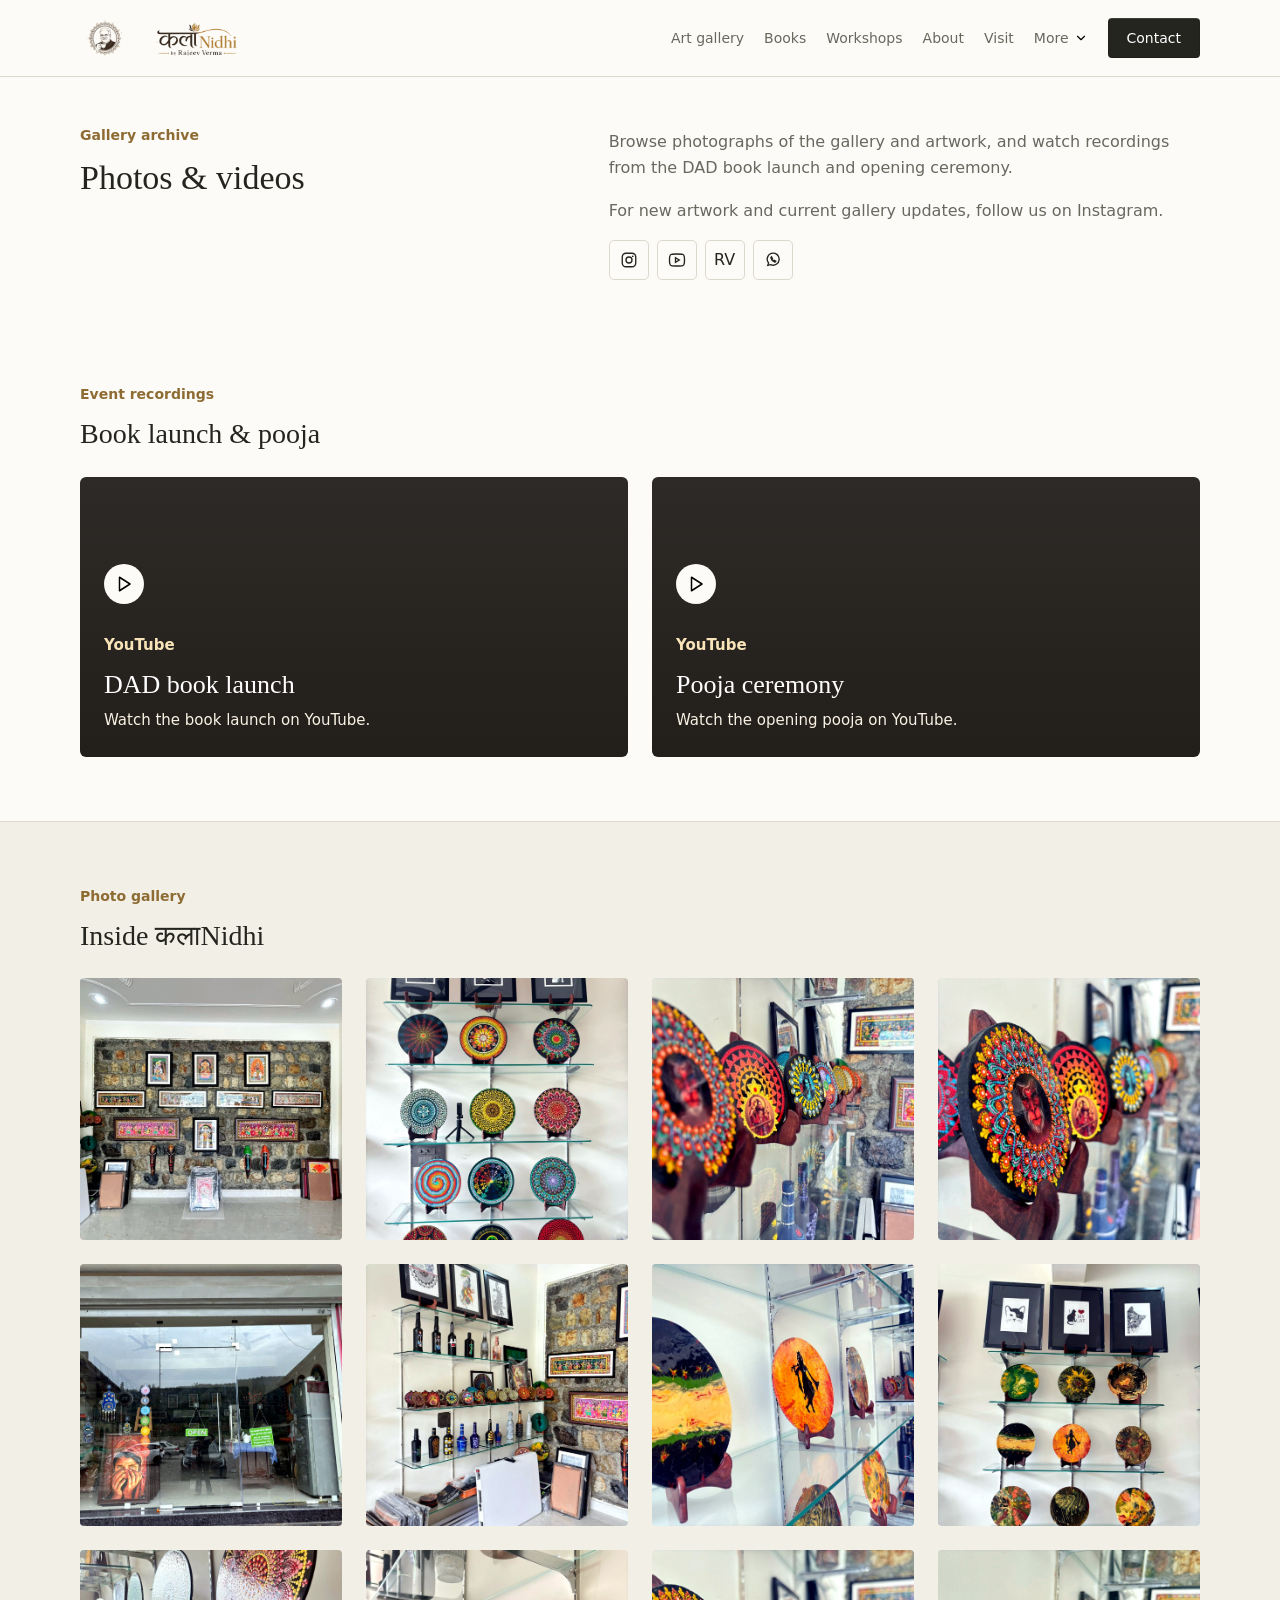
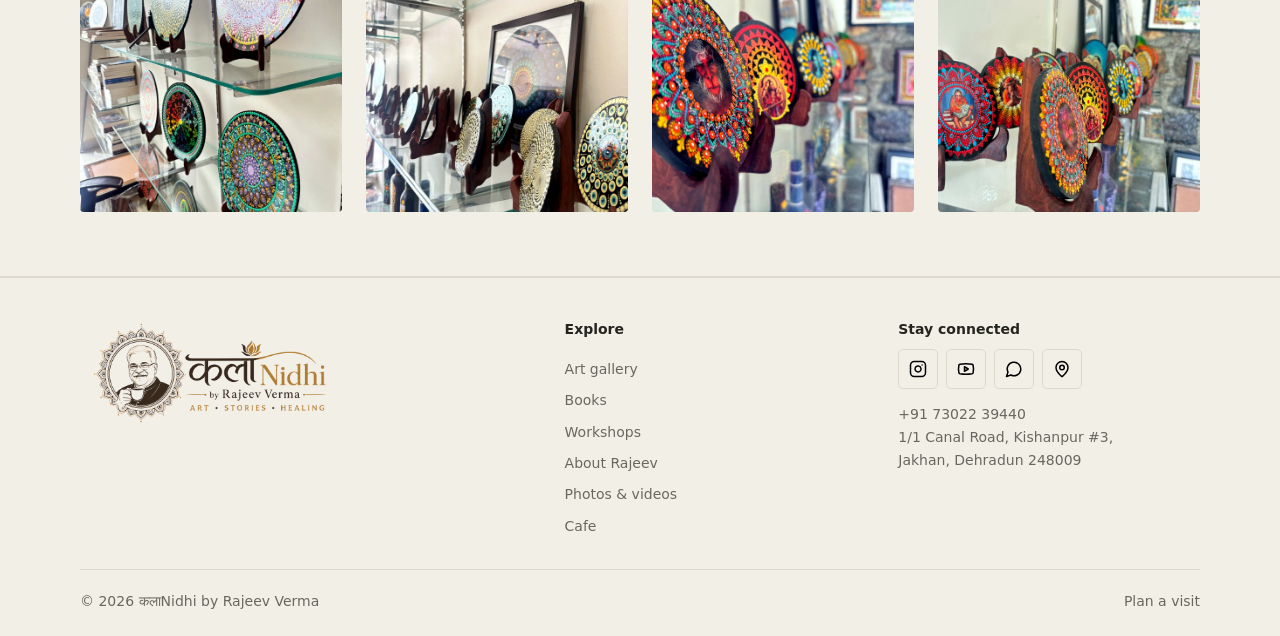
<file: media/index.html>
<!doctype html>
<html lang="en">
  <head>
    <meta charset="utf-8">
    <meta name="viewport" content="width=device-width, initial-scale=1">
    <meta name="robots" content="index, follow, max-image-preview:large">
    <title>Photos, Videos & Gallery Events | कलाNidhi by Rajeev Verma Dehradun</title>
    <meta name="description" content="Browse photos of कलाNidhi, artwork displays, and recordings from the DAD book launch and opening pooja. Follow the gallery on Instagram for current updates.">
    <link rel="canonical" href="https://kalanidhibyrajeev.com/media/">
    <meta property="og:title" content="Photos, Videos & Gallery Events | कलाNidhi by Rajeev Verma">
    <meta property="og:description" content="Event recordings, pooja ceremony clips, Instagram updates, and studio photographs from कलाNidhi in Dehradun.">
    <meta property="og:image" content="https://kalanidhibyrajeev.com/assets/media/ceremony/ceremony-05.jpg">
    <meta name="twitter:card" content="summary_large_image">
    <meta name="twitter:title" content="Photos, Videos & Gallery Events | कलाNidhi">
    <meta name="twitter:description" content="Videos, ceremony clips, Instagram updates, and studio photographs from Rajeev Verma's Dehradun art space.">
    <meta name="twitter:image" content="https://kalanidhibyrajeev.com/assets/media/ceremony/ceremony-05.jpg">
    <link rel="icon" href="/assets/img/favicon.svg" type="image/svg+xml">
    <link rel="apple-touch-icon" href="/assets/brand/kalanidhi-mark-512-transparent.png">
    <link rel="stylesheet" href="/assets/vendor/oat/oat.min.css?v=1.1.0">
    <link rel="stylesheet" href="/assets/css/oat-local.css?v=ivory-ink-3">
    <link rel="stylesheet" href="/assets/css/styles.css?v=ivory-grid-4">
    <script type="application/ld+json">
{
  "@context": "https://schema.org",
  "@graph": [
    {
      "@type": "CollectionPage",
      "@id": "https://kalanidhibyrajeev.com/media/#page",
      "url": "https://kalanidhibyrajeev.com/media/",
      "name": "Photos, Videos & Gallery Events at कलाNidhi",
      "description": "Event recordings, pooja ceremony clips, Instagram updates, and studio photographs from कलाNidhi by Rajeev Verma in Dehradun.",
      "isPartOf": {
        "@id": "https://kalanidhibyrajeev.com/#website"
      },
      "about": [
        "कलाNidhi media",
        "Rajeev Verma videos",
        "DAD book event",
        "Pooja ceremony",
        "Mandala art gallery photographs"
      ]
    },
    {
      "@type": "ItemList",
      "@id": "https://kalanidhibyrajeev.com/media/#videos",
      "name": "कलाNidhi event recordings",
      "itemListElement": [
        {
          "@type": "ListItem",
          "position": 1,
          "item": {
            "@type": "VideoObject",
            "name": "DAD book launch at कलाNidhi",
            "description": "Event recordings from the DAD book event at कलाNidhi by Rajeev Verma in Dehradun.",
            "thumbnailUrl": "https://img.youtube.com/vi/Rp0oer_k0Hs/hqdefault.jpg",
            "contentUrl": "https://youtu.be/Rp0oer_k0Hs",
            "embedUrl": "https://www.youtube.com/embed/Rp0oer_k0Hs"
          }
        },
        {
          "@type": "ListItem",
          "position": 2,
          "item": {
            "@type": "VideoObject",
            "name": "Pooja ceremony at कलाNidhi",
            "description": "Pooja and blessing ceremony video from कलाNidhi by Rajeev Verma in Dehradun.",
            "thumbnailUrl": "https://img.youtube.com/vi/UjbqpVnLzns/hqdefault.jpg",
            "contentUrl": "https://youtu.be/UjbqpVnLzns",
            "embedUrl": "https://www.youtube.com/embed/UjbqpVnLzns"
          }
        }
      ]
    },
    {
      "@type": "ImageGallery",
      "@id": "https://kalanidhibyrajeev.com/media/#studio-gallery",
      "name": "कलाNidhi studio gallery photographs",
      "url": "https://kalanidhibyrajeev.com/media/",
      "image": [
        "https://kalanidhibyrajeev.com/assets/media/ceremony/ceremony-05.jpg",
        "https://kalanidhibyrajeev.com/assets/media/ceremony/ceremony-08.jpg",
        "https://kalanidhibyrajeev.com/assets/media/ceremony/ceremony-16.jpg",
        "https://kalanidhibyrajeev.com/assets/media/ceremony/ceremony-17.jpg"
      ]
    },
    {
      "@type": "BreadcrumbList",
      "@id": "https://kalanidhibyrajeev.com/media/#breadcrumbs",
      "itemListElement": [
        {
          "@type": "ListItem",
          "position": 1,
          "name": "Home",
          "item": "https://kalanidhibyrajeev.com/"
        },
        {
          "@type": "ListItem",
          "position": 2,
          "name": "Media",
          "item": "https://kalanidhibyrajeev.com/media/"
        }
      ]
    }
  ]
}
    </script>
  </head>
  <body>
    <a class="skip-link" href="#main">Skip to content</a>
    <header class="site-header">
      <div class="wrap container header-inner">
        <a class="site-logo" href="/" aria-label="कलाNidhi home"><img src="/assets/brand/kalanidhi-header-logo-560x140-transparent.png" alt="कलाNidhi by Rajeev Verma" width="192" height="48"></a>
        <button class="nav-toggle" type="button" aria-expanded="false" aria-controls="site-nav"><span class="sr-only">Open navigation</span><span></span><span></span></button>
        <nav id="site-nav" class="site-nav" aria-label="Main navigation">
          <a href="/art/">Art gallery</a>
          <a href="/books/">Books</a>
          <a href="/workshops/">Workshops</a>
          <a href="/about/">About</a>
          <a href="/visit/">Visit</a>
          <details class="nav-more">
            <summary>More <img class="icon" src="/assets/icons/chevron-down.svg" alt="" width="14" height="14"></summary>
            <div class="nav-more-menu">
              <a aria-current="page" href="/media/">Photos &amp; videos</a>
              <a href="/daily-specials/">Cafe</a>
              <a href="https://www.instagram.com/kalanidhibyrajeev/">Instagram</a>
            </div>
          </details>
          <a class="button nav-contact" data-whatsapp-link href="https://wa.me/917302239440">Contact</a>
        </nav>
      </div>
    </header>

    <main id="main">
      <section class="page-hero media-hero">
        <div class="wrap split-rule">
          <div>
            <p class="eyebrow">Gallery archive</p>
            <h1>Photos &amp; videos</h1>
          </div>
          <div class="text-stack">
            <p>Browse photographs of the gallery and artwork, and watch recordings from the DAD book launch and opening ceremony.</p>
            <p>For new artwork and current gallery updates, follow us on Instagram.</p>
            <div class="social-row" aria-label="Social links">
              <a class="social-icon-link" href="https://www.instagram.com/kalanidhibyrajeev?igsh=MTlkbTV2MDQwYmtw" aria-label="Instagram"><svg viewBox="0 0 24 24" aria-hidden="true"><rect x="3" y="3" width="18" height="18" rx="5"></rect><circle cx="12" cy="12" r="4"></circle><circle class="filled" cx="17" cy="7" r="1.15"></circle></svg></a>
              <a class="social-icon-link" href="https://www.youtube.com/@HealthyFeasting" aria-label="YouTube"><svg viewBox="0 0 24 24" aria-hidden="true"><path d="M22 12s0-4.2-.55-5.45a2.9 2.9 0 0 0-2-2C18.2 4 12 4 12 4s-6.2 0-7.45.55a2.9 2.9 0 0 0-2 2C2 7.8 2 12 2 12s0 4.2.55 5.45a2.9 2.9 0 0 0 2 2C5.8 20 12 20 12 20s6.2 0 7.45-.55a2.9 2.9 0 0 0 2-2C22 16.2 22 12 22 12Z"></path><path d="m10 9 5 3-5 3Z"></path></svg></a>
              <a class="social-icon-link" href="https://rajeevverma.org/" aria-label="RajeevVerma.org"><span class="site-monogram" aria-hidden="true">RV</span></a>
              <a class="social-icon-link" data-whatsapp-link href="https://wa.me/917302239440" aria-label="WhatsApp कलाNidhi"><svg viewBox="0 0 24 24" aria-hidden="true"><path d="M5 19.2 6.1 16A8 8 0 1 1 9 18.2L5 19.2Z"></path><path d="M9.2 8.6c.5 3.2 2.4 5.2 5.3 6.2l1.2-1.3-2.1-1.2-.9.8c-.9-.4-1.8-1.2-2.3-2.2l.8-.9-1.2-2.1-.8.7Z"></path></svg></a>
            </div>
          </div>
        </div>
      </section>

      <section class="section">
        <div class="wrap section-head">
          <div>
            <p class="eyebrow">Event recordings</p>
            <h2>Book launch &amp; pooja</h2>
          </div>
        </div>
        <div class="wrap video-grid">
          <a class="video-card" href="https://youtu.be/Rp0oer_k0Hs?si=0YHghIsaEvGjhuW9" style="--thumb: url('https://img.youtube.com/vi/Rp0oer_k0Hs/hqdefault.jpg')">
            <span class="play-mark" aria-hidden="true"></span>
            <div>
              <p class="card-kicker">YouTube</p>
              <h2>DAD book launch</h2>
              <p>Watch the book launch on YouTube.</p>
            </div>
          </a>
          <a class="video-card" href="https://youtu.be/UjbqpVnLzns?si=eAztu2HZ2gscAgjj" style="--thumb: url('https://img.youtube.com/vi/UjbqpVnLzns/hqdefault.jpg')">
            <span class="play-mark" aria-hidden="true"></span>
            <div>
              <p class="card-kicker">YouTube</p>
              <h2>Pooja ceremony</h2>
              <p>Watch the opening pooja on YouTube.</p>
            </div>
          </a>
        </div>
      </section>

      <section class="section section-tint">
        <div class="wrap section-head">
          <div>
            <p class="eyebrow">Photo gallery</p>
            <h2>Inside कलाNidhi</h2>
          </div>
        </div>
        <div class="wrap ceremony-grid">
          <img src="/assets/media/ceremony/ceremony-05.jpg" alt="कलाNidhi gallery wall with framed artworks" loading="lazy" width="1200" height="900">
          <img src="/assets/media/ceremony/ceremony-08.jpg" alt="Dot mandala plates displayed on a glass shelf" loading="lazy" width="900" height="1200">
          <img src="/assets/media/ceremony/ceremony-16.jpg" alt="Colourful decorative mandala artworks in the gallery" loading="lazy" width="1200" height="900">
          <img src="/assets/media/ceremony/ceremony-17.jpg" alt="Close view of mandala artwork display at कलाNidhi" loading="lazy" width="1200" height="900">
          <img src="/assets/media/ceremony/ceremony-01.jpg" alt="Entrance view of कलाNidhi studio" loading="lazy" width="1200" height="900">
          <img src="/assets/media/ceremony/ceremony-06.jpg" alt="Shelves with bottles, framed art, and decorative artworks" loading="lazy" width="1200" height="900">
          <img src="/assets/media/ceremony/ceremony-10.jpg" alt="Gallery shelves with round painted artworks" loading="lazy" width="1200" height="900">
          <img src="/assets/media/ceremony/ceremony-11.jpg" alt="Framed drawings and round artworks on display" loading="lazy" width="1200" height="900">
          <img src="/assets/media/ceremony/ceremony-09.jpg" alt="Mandala artwork plates on glass shelves" loading="lazy" width="1200" height="900">
          <img src="/assets/media/ceremony/ceremony-13.jpg" alt="Side view of shelves with decorative artwork plates" loading="lazy" width="1200" height="900">
          <img src="/assets/media/ceremony/ceremony-18.jpg" alt="Colourful mandala artworks in the studio" loading="lazy" width="1200" height="900">
          <img src="/assets/media/ceremony/ceremony-19.jpg" alt="Colourful dot mandala artworks on display" loading="lazy" width="1200" height="900">
        </div>
      </section>
    </main>

    <footer class="site-footer" id="footer">
      <div class="wrap footer-inner">
        <div class="footer-brand"><a class="footer-logo" href="/" aria-label="कलाNidhi home"><img src="/assets/brand/kalanidhi-footer-logo-760x320-transparent.png" alt="कलाNidhi by Rajeev Verma" width="260" height="110" loading="lazy"></a></div>
        <nav class="footer-links" aria-label="Explore the studio">
          <strong>Explore</strong>
          <a href="/art/">Art gallery</a><a href="/books/">Books</a><a href="/workshops/">Workshops</a><a href="/about/">About Rajeev</a><a href="/media/">Photos &amp; videos</a><a href="/daily-specials/">Cafe</a>
        </nav>
        <div class="footer-connect">
          <strong>Stay connected</strong>
          <div class="footer-actions">
            <a class="social-icon-link" href="https://www.instagram.com/kalanidhibyrajeev/" aria-label="Instagram" title="Instagram"><img src="/assets/icons/instagram.svg" alt="" width="18" height="18"></a>
            <a class="social-icon-link" href="https://www.youtube.com/@HealthyFeasting" aria-label="HealthyFeasting on YouTube" title="YouTube"><img src="/assets/icons/youtube.svg" alt="" width="18" height="18"></a>
            <a class="social-icon-link" data-whatsapp-link href="https://wa.me/917302239440" aria-label="WhatsApp Rajeev Verma" title="WhatsApp"><img src="/assets/icons/message-circle.svg" alt="" width="18" height="18"></a>
            <a class="social-icon-link" href="/visit/" aria-label="Visit the studio" title="Visit"><img src="/assets/icons/map-pin.svg" alt="" width="18" height="18"></a>
          </div>
          <p><a href="tel:+917302239440">+91 73022 39440</a><br><a href="/visit/">1/1 Canal Road, Kishanpur #3,<br>Jakhan, Dehradun 248009</a></p>
        </div>
        <div class="footer-meta"><span>&copy; <span id="year">2026</span> कलाNidhi by Rajeev Verma</span><a href="/visit/">Plan a visit</a></div>
      </div>
    </footer>
    <script src="/assets/js/main.js?v=copy-1" defer></script>
  </body>
</html>
</file>
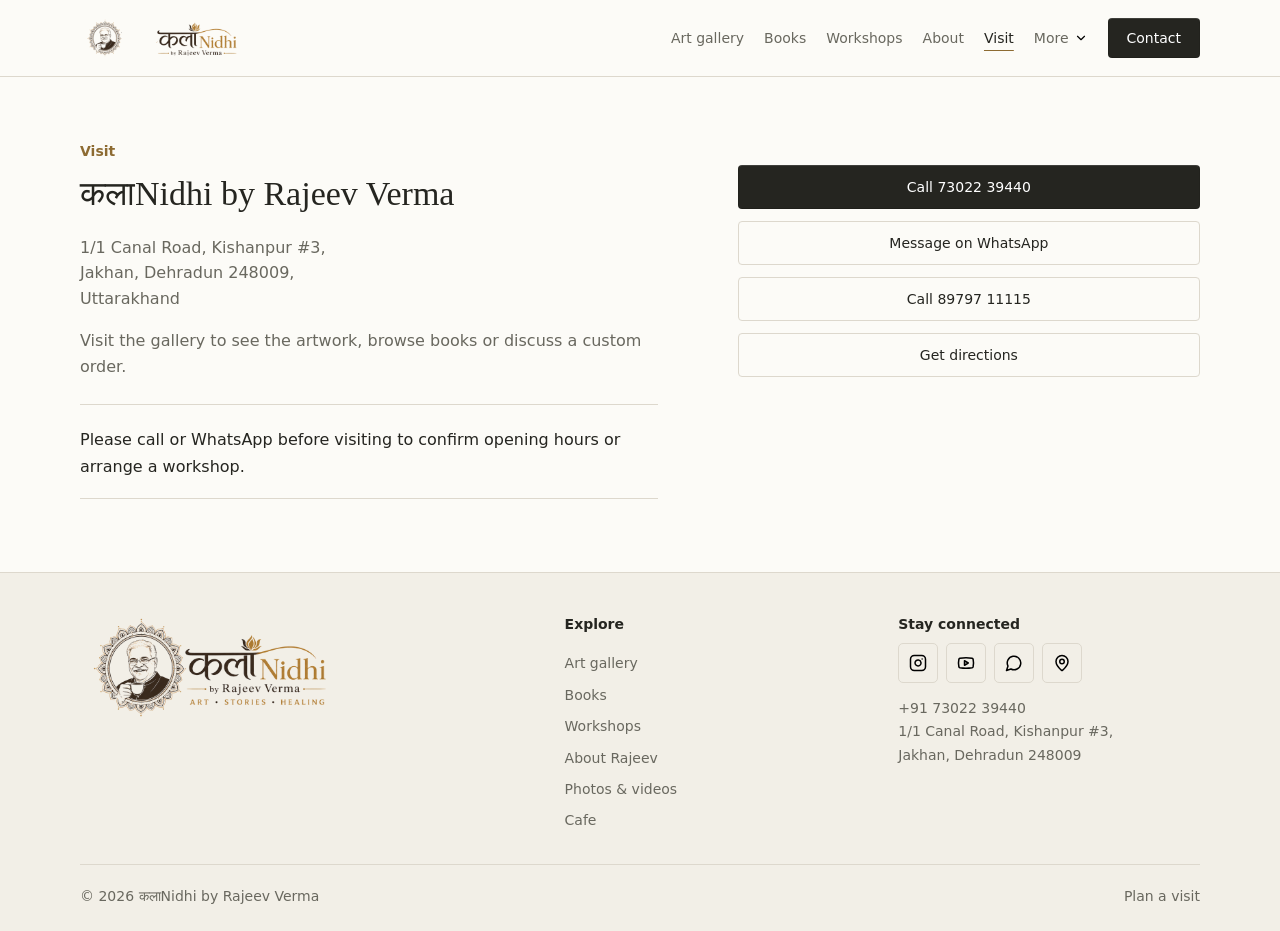
<file: visit/index.html>
<!doctype html>
<html lang="en">
  <head>
    <meta charset="utf-8">
    <meta name="viewport" content="width=device-width, initial-scale=1">
    <meta name="robots" content="index, follow, max-image-preview:large">
    <title>Visit कलाNidhi Dehradun | Mandala Art Gallery & Workshop Studio</title>
    <meta name="description" content="Find कलाNidhi at 1/1 Canal Road, Kishanpur #3, Jakhan, Dehradun 248009. Get directions or contact Rajeev Verma for visiting hours and workshops.">
    <link rel="canonical" href="https://kalanidhibyrajeev.com/visit/">
    <meta property="og:title" content="Visit कलाNidhi Dehradun | Mandala Art Gallery & Workshop Studio">
    <meta property="og:description" content="Address, directions and contact details for कलाNidhi on Canal Road, Jakhan, Dehradun. Please call for visiting hours.">
    <meta property="og:image" content="https://kalanidhibyrajeev.com/assets/img/kala-nidhi-social.jpg">
    <meta name="twitter:card" content="summary_large_image">
    <meta name="twitter:image" content="https://kalanidhibyrajeev.com/assets/img/kala-nidhi-social.jpg">
    <link rel="icon" href="/assets/img/favicon.svg" type="image/svg+xml">
    <link rel="apple-touch-icon" href="/assets/brand/kalanidhi-mark-512-transparent.png">
    <link rel="stylesheet" href="/assets/vendor/oat/oat.min.css?v=1.1.0">
    <link rel="stylesheet" href="/assets/css/oat-local.css?v=ivory-ink-3">
    <link rel="stylesheet" href="/assets/css/styles.css?v=ivory-grid-4">
    <script type="application/ld+json">
{
  "@context": "https://schema.org",
  "@graph": [
    {
      "@type": [
        "ArtGallery",
        "LocalBusiness"
      ],
      "@id": "https://kalanidhibyrajeev.com/#gallery",
      "name": "कलाNidhi by Rajeev Verma",
      "url": "https://kalanidhibyrajeev.com/",
      "image": "https://kalanidhibyrajeev.com/assets/img/kala-nidhi-social.jpg",
      "telephone": [
        "+917302239440",
        "+918979711115"
      ],
      "address": {
        "@type": "PostalAddress",
        "addressLocality": "Dehradun",
        "addressRegion": "Uttarakhand",
        "addressCountry": "IN",
        "streetAddress": "1/1 Canal Road, Kishanpur #3, Jakhan",
        "postalCode": "248009"
      },
      "sameAs": [
        "https://www.instagram.com/kalanidhibyrajeev",
        "https://www.youtube.com/@HealthyFeasting",
        "https://rajeevverma.org/"
      ]
    },
    {
      "@type": "ContactPage",
      "@id": "https://kalanidhibyrajeev.com/visit/#page",
      "url": "https://kalanidhibyrajeev.com/visit/",
      "name": "Visit कलाNidhi Dehradun",
      "description": "Address, directions and contact details for कलाNidhi on Canal Road, Jakhan, Dehradun. Please call for visiting hours.",
      "mainEntity": {
        "@id": "https://kalanidhibyrajeev.com/#gallery"
      }
    },
    {
      "@type": "BreadcrumbList",
      "@id": "https://kalanidhibyrajeev.com/visit/#breadcrumbs",
      "itemListElement": [
        {
          "@type": "ListItem",
          "position": 1,
          "name": "Home",
          "item": "https://kalanidhibyrajeev.com/"
        },
        {
          "@type": "ListItem",
          "position": 2,
          "name": "Visit",
          "item": "https://kalanidhibyrajeev.com/visit/"
        }
      ]
    }
  ]
}
    </script>
  </head>
  <body>
    <a class="skip-link" href="#main">Skip to content</a>
    <header class="site-header">
      <div class="wrap container header-inner">
        <a class="site-logo" href="/" aria-label="कलाNidhi home"><img src="/assets/brand/kalanidhi-header-logo-560x140-transparent.png" alt="कलाNidhi by Rajeev Verma" width="192" height="48"></a>
        <button class="nav-toggle" type="button" aria-expanded="false" aria-controls="site-nav"><span class="sr-only">Open navigation</span><span></span><span></span></button>
        <nav id="site-nav" class="site-nav" aria-label="Main navigation">
          <a href="/art/">Art gallery</a>
          <a href="/books/">Books</a>
          <a href="/workshops/">Workshops</a>
          <a href="/about/">About</a>
          <a aria-current="page" href="/visit/">Visit</a>
          <details class="nav-more">
            <summary>More <img class="icon" src="/assets/icons/chevron-down.svg" alt="" width="14" height="14"></summary>
            <div class="nav-more-menu">
              <a href="/media/">Photos &amp; videos</a>
              <a href="/daily-specials/">Cafe</a>
              <a href="https://www.instagram.com/kalanidhibyrajeev/">Instagram</a>
            </div>
          </details>
          <a class="button nav-contact" data-whatsapp-link href="https://wa.me/917302239440">Contact</a>
        </nav>
      </div>
    </header>
    <main id="main">
      <section class="page-hero"><div class="wrap visit-card"><div><p class="eyebrow">Visit</p><h1>कलाNidhi by Rajeev Verma</h1><address>1/1 Canal Road, Kishanpur #3,<br>Jakhan, Dehradun 248009,<br>Uttarakhand</address><p class="section-copy">Visit the gallery to see the artwork, browse books or discuss a custom order.</p><div class="hours-panel visit-hours"><p>Please call or WhatsApp before visiting to confirm opening hours or arrange a workshop.</p></div></div><div class="contact-actions"><a class="button" href="tel:+917302239440">Call 73022 39440</a><a class="button outline" data-whatsapp-link href="https://wa.me/917302239440">Message on WhatsApp</a><a class="button outline" href="tel:+918979711115">Call 89797 11115</a><a class="button outline" href="https://www.google.com/maps/search/?api=1&amp;query=1%2F1+Canal+Road%2C+Kishanpur+%233%2C+Jakhan%2C+Dehradun+248009">Get directions</a></div></div></section>
    </main>
    <footer class="site-footer" id="footer">
      <div class="wrap footer-inner">
        <div class="footer-brand"><a class="footer-logo" href="/" aria-label="कलाNidhi home"><img src="/assets/brand/kalanidhi-footer-logo-760x320-transparent.png" alt="कलाNidhi by Rajeev Verma" width="260" height="110" loading="lazy"></a></div>
        <nav class="footer-links" aria-label="Explore the studio">
          <strong>Explore</strong>
          <a href="/art/">Art gallery</a><a href="/books/">Books</a><a href="/workshops/">Workshops</a><a href="/about/">About Rajeev</a><a href="/media/">Photos &amp; videos</a><a href="/daily-specials/">Cafe</a>
        </nav>
        <div class="footer-connect">
          <strong>Stay connected</strong>
          <div class="footer-actions">
            <a class="social-icon-link" href="https://www.instagram.com/kalanidhibyrajeev/" aria-label="Instagram" title="Instagram"><img src="/assets/icons/instagram.svg" alt="" width="18" height="18"></a>
            <a class="social-icon-link" href="https://www.youtube.com/@HealthyFeasting" aria-label="HealthyFeasting on YouTube" title="YouTube"><img src="/assets/icons/youtube.svg" alt="" width="18" height="18"></a>
            <a class="social-icon-link" data-whatsapp-link href="https://wa.me/917302239440" aria-label="WhatsApp Rajeev Verma" title="WhatsApp"><img src="/assets/icons/message-circle.svg" alt="" width="18" height="18"></a>
            <a class="social-icon-link" href="/visit/" aria-label="Visit the studio" title="Visit"><img src="/assets/icons/map-pin.svg" alt="" width="18" height="18"></a>
          </div>
          <p><a href="tel:+917302239440">+91 73022 39440</a><br><a href="/visit/">1/1 Canal Road, Kishanpur #3,<br>Jakhan, Dehradun 248009</a></p>
        </div>
        <div class="footer-meta"><span>&copy; <span id="year">2026</span> कलाNidhi by Rajeev Verma</span><a href="/visit/">Plan a visit</a></div>
      </div>
    </footer>
    <script src="/assets/js/main.js?v=copy-1" defer></script>
  </body>
</html>
</file>
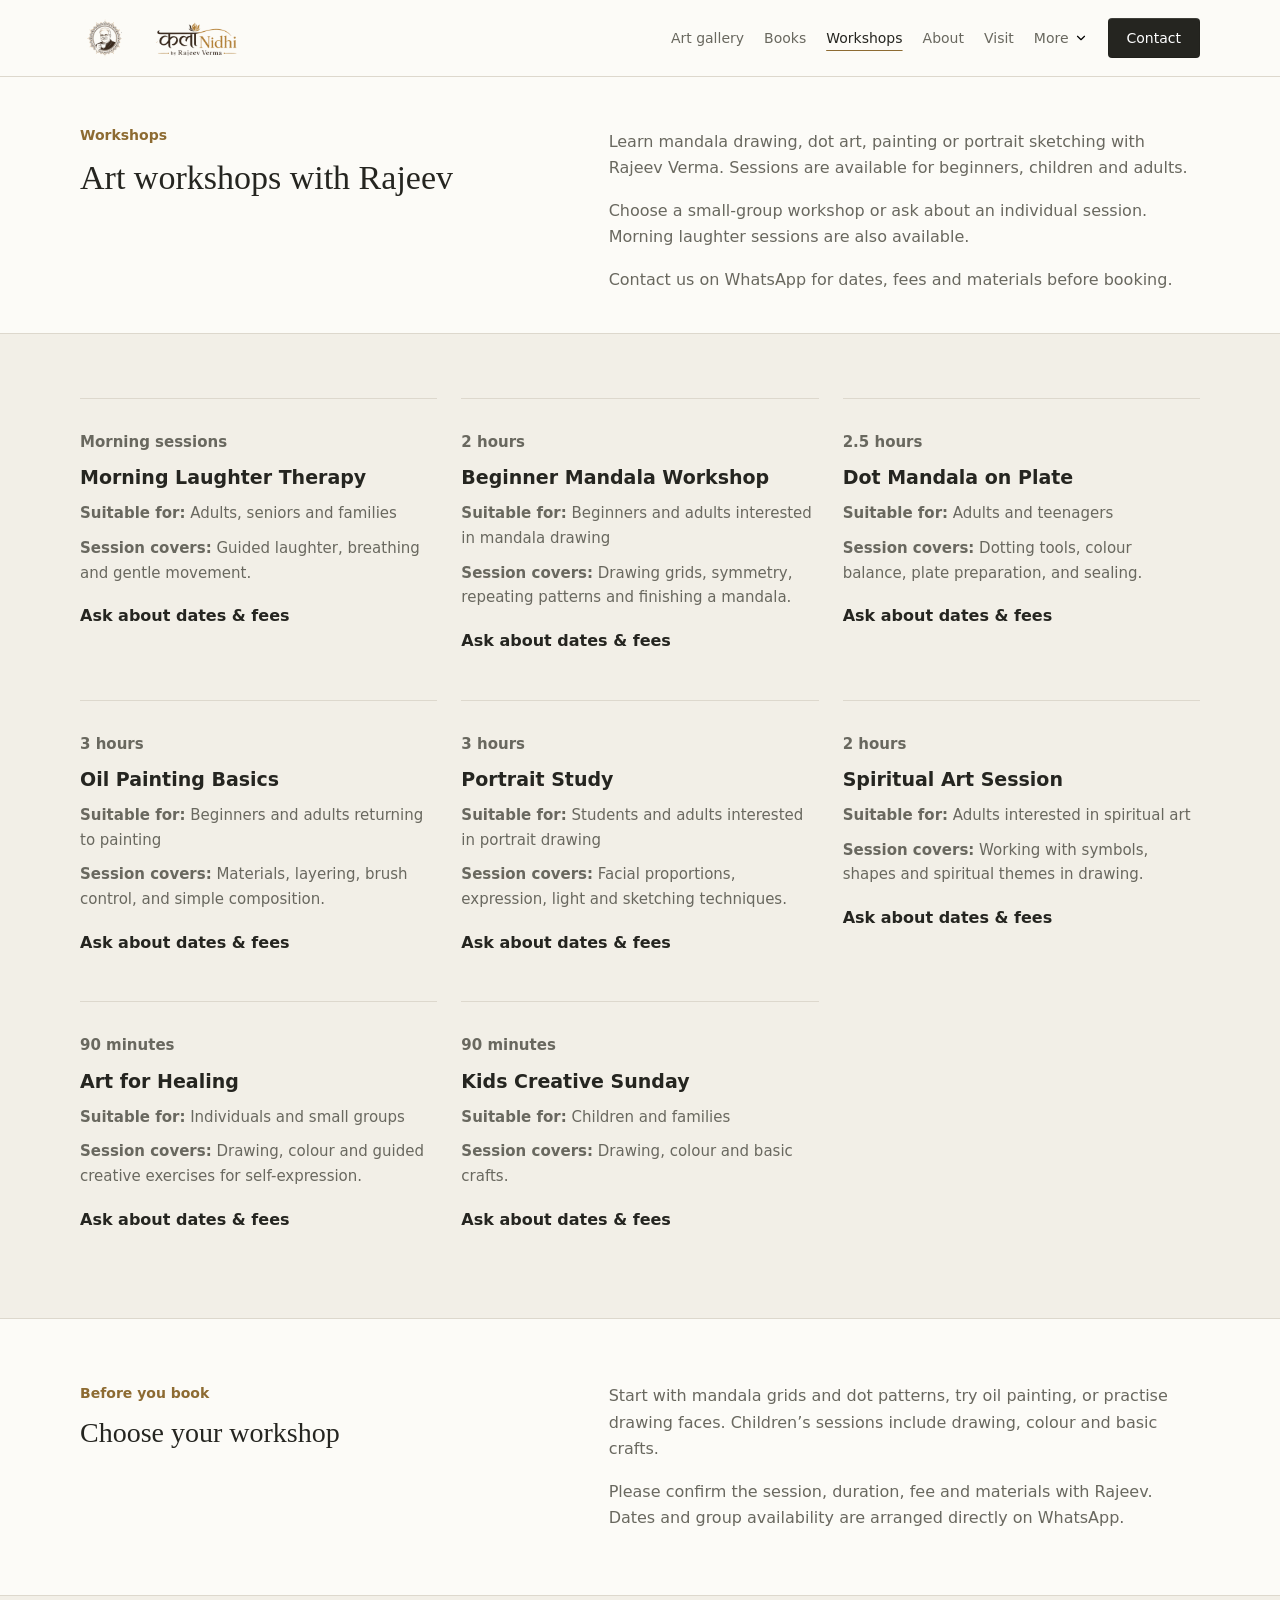
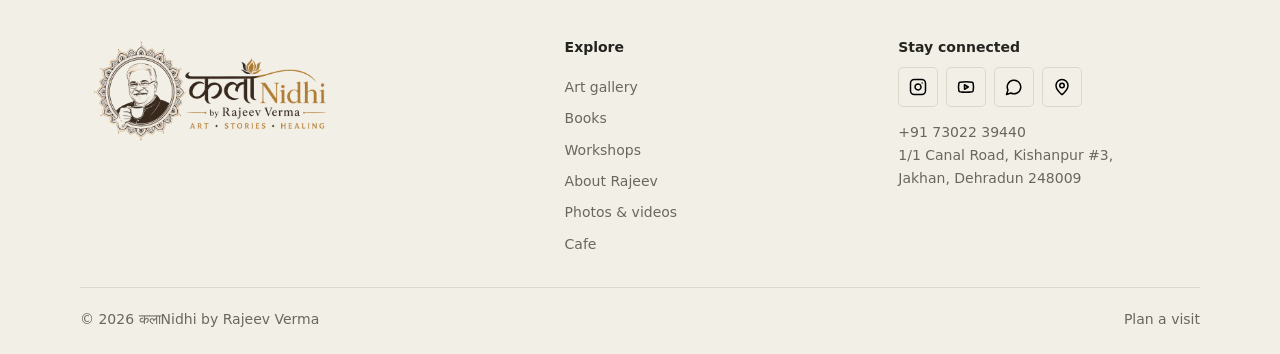
<file: workshops/index.html>
<!doctype html>
<html lang="en">
  <head>
    <meta charset="utf-8">
    <meta name="viewport" content="width=device-width, initial-scale=1">
    <meta name="robots" content="index, follow, max-image-preview:large">
    <title>Mandala Art Workshops & Laughter Therapy in Dehradun | कलाNidhi</title>
    <meta name="description" content="Learn mandala drawing, dot art, painting and portrait sketching with Rajeev Verma in Dehradun. Contact कलाNidhi for workshop dates, fees and materials.">
    <link rel="canonical" href="https://kalanidhibyrajeev.com/workshops/">
    <meta property="og:title" content="Mandala Art Workshops & Laughter Therapy in Dehradun | कलाNidhi">
    <meta property="og:description" content="Art workshops for beginners, children and adults at कलाNidhi in Dehradun. Ask about dates, fees and materials on WhatsApp.">
    <meta property="og:image" content="https://kalanidhibyrajeev.com/assets/img/kala-nidhi-social.jpg">
    <meta name="twitter:card" content="summary_large_image">
    <meta name="twitter:image" content="https://kalanidhibyrajeev.com/assets/img/kala-nidhi-social.jpg">
    <link rel="icon" href="/assets/img/favicon.svg" type="image/svg+xml">
    <link rel="apple-touch-icon" href="/assets/brand/kalanidhi-mark-512-transparent.png">
    <link rel="stylesheet" href="/assets/vendor/oat/oat.min.css?v=1.1.0">
    <link rel="stylesheet" href="/assets/css/oat-local.css?v=ivory-ink-3">
    <link rel="stylesheet" href="/assets/css/styles.css?v=ivory-grid-4">
    <script type="application/ld+json">
{
  "@context": "https://schema.org",
  "@graph": [
    {
      "@type": "CollectionPage",
      "@id": "https://kalanidhibyrajeev.com/workshops/#page",
      "url": "https://kalanidhibyrajeev.com/workshops/",
      "name": "Mandala Art Workshops & Laughter Therapy in Dehradun",
      "description": "Mandala drawing, dot art, painting and portrait workshops, children’s art sessions and morning laughter sessions at कलाNidhi in Dehradun.",
      "isPartOf": {
        "@id": "https://kalanidhibyrajeev.com/#website"
      }
    },
    {
      "@type": "ItemList",
      "@id": "https://kalanidhibyrajeev.com/workshops/#workshop-list",
      "name": "Workshops at कलाNidhi",
      "itemListElement": [
        {
          "@type": "ListItem",
          "position": 1,
          "item": {
            "@type": "Course",
            "name": "Beginner Mandala Workshop",
            "provider": {
              "@id": "https://kalanidhibyrajeev.com/#gallery"
            }
          }
        },
        {
          "@type": "ListItem",
          "position": 2,
          "item": {
            "@type": "Course",
            "name": "Dot Mandala on Plate",
            "provider": {
              "@id": "https://kalanidhibyrajeev.com/#gallery"
            }
          }
        },
        {
          "@type": "ListItem",
          "position": 3,
          "item": {
            "@type": "Course",
            "name": "Oil Painting Basics",
            "provider": {
              "@id": "https://kalanidhibyrajeev.com/#gallery"
            }
          }
        },
        {
          "@type": "ListItem",
          "position": 4,
          "item": {
            "@type": "Course",
            "name": "Portrait Study",
            "provider": {
              "@id": "https://kalanidhibyrajeev.com/#gallery"
            }
          }
        },
        {
          "@type": "ListItem",
          "position": 5,
          "item": {
            "@type": "Course",
            "name": "Spiritual Art Session",
            "provider": {
              "@id": "https://kalanidhibyrajeev.com/#gallery"
            }
          }
        },
        {
          "@type": "ListItem",
          "position": 6,
          "item": {
            "@type": "Course",
            "name": "Art for Healing",
            "provider": {
              "@id": "https://kalanidhibyrajeev.com/#gallery"
            }
          }
        },
        {
          "@type": "ListItem",
          "position": 7,
          "item": {
            "@type": "Course",
            "name": "Kids Creative Sunday",
            "provider": {
              "@id": "https://kalanidhibyrajeev.com/#gallery"
            }
          }
        },
        {
          "@type": "ListItem",
          "position": 8,
          "item": {
            "@type": "Course",
            "name": "Morning Laughter Therapy",
            "provider": {
              "@id": "https://kalanidhibyrajeev.com/#gallery"
            }
          }
        }
      ]
    },
    {
      "@type": "Service",
      "@id": "https://kalanidhibyrajeev.com/workshops/#service",
      "name": "Art workshops and laughter therapy in Dehradun",
      "serviceType": "Mandala drawing, dot art, painting, portrait sketching, children’s art and laughter sessions",
      "provider": {
        "@id": "https://kalanidhibyrajeev.com/#gallery"
      },
      "areaServed": {
        "@type": "City",
        "name": "Dehradun"
      },
      "url": "https://kalanidhibyrajeev.com/workshops/"
    },
    {
      "@type": "BreadcrumbList",
      "@id": "https://kalanidhibyrajeev.com/workshops/#breadcrumbs",
      "itemListElement": [
        {
          "@type": "ListItem",
          "position": 1,
          "name": "Home",
          "item": "https://kalanidhibyrajeev.com/"
        },
        {
          "@type": "ListItem",
          "position": 2,
          "name": "Workshops",
          "item": "https://kalanidhibyrajeev.com/workshops/"
        }
      ]
    }
  ]
}
    </script>
  </head>
  <body>
    <a class="skip-link" href="#main">Skip to content</a>
    <header class="site-header">
      <div class="wrap container header-inner">
        <a class="site-logo" href="/" aria-label="कलाNidhi home"><img src="/assets/brand/kalanidhi-header-logo-560x140-transparent.png" alt="कलाNidhi by Rajeev Verma" width="192" height="48"></a>
        <button class="nav-toggle" type="button" aria-expanded="false" aria-controls="site-nav"><span class="sr-only">Open navigation</span><span></span><span></span></button>
        <nav id="site-nav" class="site-nav" aria-label="Main navigation">
          <a href="/art/">Art gallery</a>
          <a href="/books/">Books</a>
          <a aria-current="page" href="/workshops/">Workshops</a>
          <a href="/about/">About</a>
          <a href="/visit/">Visit</a>
          <details class="nav-more">
            <summary>More <img class="icon" src="/assets/icons/chevron-down.svg" alt="" width="14" height="14"></summary>
            <div class="nav-more-menu">
              <a href="/media/">Photos &amp; videos</a>
              <a href="/daily-specials/">Cafe</a>
              <a href="https://www.instagram.com/kalanidhibyrajeev/">Instagram</a>
            </div>
          </details>
          <a class="button nav-contact" data-whatsapp-link href="https://wa.me/917302239440">Contact</a>
        </nav>
      </div>
    </header>
    <main id="main">
      <section class="page-hero"><div class="wrap split-rule"><div><p class="eyebrow">Workshops</p><h1>Art workshops with Rajeev</h1></div><div class="text-stack"><p>Learn mandala drawing, dot art, painting or portrait sketching with Rajeev Verma. Sessions are available for beginners, children and adults.</p><p>Choose a small-group workshop or ask about an individual session. Morning laughter sessions are also available.</p><p>Contact us on WhatsApp for dates, fees and materials before booking.</p></div></div></section>
      <section class="section section-tint"><div class="wrap"><div id="workshop-grid" class="card-grid workshop-grid" aria-live="polite"><article class="workshop-card"><p class="card-kicker">Morning sessions</p><h2>Morning Laughter Therapy</h2><p><strong>Suitable for:</strong> Adults, seniors and families</p><p><strong>Session covers:</strong> Guided laughter, breathing and gentle movement.</p><a class="text-link" href="https://wa.me/917302239440?text=Namaste%2C%20I%20am%20interested%20in%20Morning%20Laughter%20Therapy%20at%20%E0%A4%95%E0%A4%B2%E0%A4%BENidhi.%20Please%20share%20details.">Ask about dates &amp; fees</a></article></div></div></section>
      <section class="section">
        <div class="wrap split-rule">
          <div>
            <p class="eyebrow">Before you book</p>
            <h2>Choose your workshop</h2>
          </div>
          <div class="text-stack">
            <p>Start with mandala grids and dot patterns, try oil painting, or practise drawing faces. Children’s sessions include drawing, colour and basic crafts.</p>
            <p>Please confirm the session, duration, fee and materials with Rajeev. Dates and group availability are arranged directly on WhatsApp.</p>
          </div>
        </div>
      </section>
    </main>
    <footer class="site-footer" id="footer">
      <div class="wrap footer-inner">
        <div class="footer-brand"><a class="footer-logo" href="/" aria-label="कलाNidhi home"><img src="/assets/brand/kalanidhi-footer-logo-760x320-transparent.png" alt="कलाNidhi by Rajeev Verma" width="260" height="110" loading="lazy"></a></div>
        <nav class="footer-links" aria-label="Explore the studio">
          <strong>Explore</strong>
          <a href="/art/">Art gallery</a><a href="/books/">Books</a><a href="/workshops/">Workshops</a><a href="/about/">About Rajeev</a><a href="/media/">Photos &amp; videos</a><a href="/daily-specials/">Cafe</a>
        </nav>
        <div class="footer-connect">
          <strong>Stay connected</strong>
          <div class="footer-actions">
            <a class="social-icon-link" href="https://www.instagram.com/kalanidhibyrajeev/" aria-label="Instagram" title="Instagram"><img src="/assets/icons/instagram.svg" alt="" width="18" height="18"></a>
            <a class="social-icon-link" href="https://www.youtube.com/@HealthyFeasting" aria-label="HealthyFeasting on YouTube" title="YouTube"><img src="/assets/icons/youtube.svg" alt="" width="18" height="18"></a>
            <a class="social-icon-link" data-whatsapp-link href="https://wa.me/917302239440" aria-label="WhatsApp Rajeev Verma" title="WhatsApp"><img src="/assets/icons/message-circle.svg" alt="" width="18" height="18"></a>
            <a class="social-icon-link" href="/visit/" aria-label="Visit the studio" title="Visit"><img src="/assets/icons/map-pin.svg" alt="" width="18" height="18"></a>
          </div>
          <p><a href="tel:+917302239440">+91 73022 39440</a><br><a href="/visit/">1/1 Canal Road, Kishanpur #3,<br>Jakhan, Dehradun 248009</a></p>
        </div>
        <div class="footer-meta"><span>&copy; <span id="year">2026</span> कलाNidhi by Rajeev Verma</span><a href="/visit/">Plan a visit</a></div>
      </div>
    </footer>
    <script src="/assets/js/main.js?v=copy-1" defer></script>
  </body>
</html>
</file>
<file: assets/css/oat-local.css>
/* Oat is the component foundation; local tokens keep the supplied brand assets. */
:root {
  color-scheme: light;
  --paper: #FCFBF7;
  --cream: #F2EFE7;
  --ink: #252520;
  --muted-ink: #69685F;
  --antique-gold: #8D6B32;
  --deep-teal: #252520;
  --border: #DDD8CD;
  --body: system-ui, -apple-system, BlinkMacSystemFont, "Segoe UI", sans-serif;
  --display: Georgia, "Times New Roman", serif;
  --max-width: 1120px;
  --background: var(--paper);
  --foreground: var(--ink);
  --primary: #252520;
  --primary-foreground: #FFFFFF;
  --secondary: #F1EEE6;
  --secondary-foreground: #252520;
  --accent: #ECE7DB;
  --muted: #F2EFE7;
  --muted-foreground: var(--muted-ink);
  --font-sans: var(--body);
  --text-1: 2.25rem;
  --text-2: 1.75rem;
  --text-3: 1.25rem;
  --text-4: 1.125rem;
  --text-regular: 1rem;
  --text-7: .875rem;
  --text-8: .875rem;
  --leading-normal: 1.6;
  --container-max: 1120px;
  --container-pad: 0;
  --ring: var(--primary);
}
html { scroll-behavior: smooth; }
body { margin: 0; }
img, svg { display: block; max-width: 100%; }
img { height: auto; }
button, input, select, textarea { font: inherit; }
.wrap { width: min(100% - 48px, var(--max-width)); margin-inline: auto; }
.skip-link { position: fixed; top: 10px; left: 10px; z-index: 100; transform: translateY(-160%); padding: 10px 14px; background: var(--primary); color: #fff; }
.skip-link:focus { transform: translateY(0); }
.sr-only { position: absolute; width: 1px; height: 1px; padding: 0; margin: -1px; overflow: hidden; clip: rect(0,0,0,0); white-space: nowrap; border: 0; }
</file>
<file: assets/css/styles.css>
/* Oat supplies semantic element defaults; these rules provide the studio theme. */
:root {
  color-scheme: light;
  --background: var(--paper);
  --foreground: var(--ink);
  --card: var(--paper);
  --card-foreground: var(--ink);
  --primary: var(--deep-teal);
  --primary-foreground: #fff;
  --muted: var(--cream);
  --muted-foreground: var(--muted-ink);
  --font-sans: var(--body);
  --text-1: 2.25rem;
  --text-2: 1.75rem;
  --text-3: 1.25rem;
  --text-4: 1.125rem;
  --ring: var(--deep-teal);
}
body { background: var(--paper); }
body::before { content: none; }
main { padding: 0; min-height: 55vh; }
h1, h2, h3, p, figure { margin: 0; }
h1, h2, h3, body { letter-spacing: 0; }
h1, h2 { font-family: var(--display); font-weight: 400; line-height: 1.2; }
h1 { font-size: 34px; }
h2 { font-size: 28px; }
h3 { font-size: 19px; line-height: 1.35; font-weight: 600; }
p { line-height: 1.65; }
p + p { margin-top: 14px; }
[hidden] { display: none !important; }
.wrap { width: min(100% - 64px, var(--max-width)); }
.section { padding-block: 64px; }
.section-tint { background: #F2EFE7; border-block: 1px solid var(--border); }
.eyebrow, .card-kicker { color: var(--antique-gold); font-size: 14px; font-weight: 600; line-height: 1.5; margin-bottom: 12px; text-transform: none; }
.lead, .section-copy, .text-stack, .note, .muted { color: var(--muted-ink); }
.text-link { color: var(--deep-teal); font-weight: 600; text-decoration: none; display: inline-flex; align-items: center; gap: 8px; }
.text-link:hover { text-decoration: underline; text-underline-offset: 5px; }
.inline-link { display: inline; text-decoration: underline; text-underline-offset: 3px; }
.icon { width: 18px; height: 18px; flex-shrink: 0; }
.button { min-height: 44px; }
.button .icon { filter: invert(1); }
.button.outline .icon, .button.ghost .icon { filter: none; }
.site-header { position: sticky; top: 0; z-index: 30; background: rgba(252,251,247,.97); border-bottom: 1px solid var(--border); }
.header-inner { min-height: 76px; display: flex; align-items: center; justify-content: space-between; gap: 24px; }
.site-logo { display: inline-flex; flex-shrink: 0; }
.site-logo img { height: 48px; width: auto; max-width: 240px; object-fit: contain; display: block; }
.site-nav { display: flex; align-items: center; gap: 20px; font-size: 14px; font-weight: 500; }
.site-nav > a, .nav-more summary { color: var(--muted-ink); text-decoration: none; }
.site-nav > a:hover, .site-nav [aria-current="page"], .nav-more summary:hover { color: var(--ink); }
.site-nav [aria-current="page"] { text-decoration: underline; text-decoration-color: var(--antique-gold); text-underline-offset: 7px; }
.site-nav .nav-contact { font-size: 14px; min-height: 40px; color: #fff; padding-inline: 18px; }
.nav-more { position: relative; border: 0; overflow: visible; background: transparent; }
.nav-more summary::after { display: none; }
.nav-more[open] summary { border: 0; }
.nav-more > .nav-more-menu { margin: 0; animation: none; }
.nav-more summary { list-style: none; cursor: pointer; display: flex; align-items: center; gap: 5px; padding: 10px 0; border: 0; background: transparent; font-size: inherit; font-weight: inherit; }
.nav-more summary::-webkit-details-marker { display: none; }
.nav-more summary .icon { width: 14px; height: 14px; transition: transform 150ms ease; }
.nav-more[open] summary .icon { transform: rotate(180deg); }
.nav-more-menu { position: absolute; top: calc(100% + 8px); right: -12px; min-width: 210px; padding: 8px; border: 1px solid var(--border); border-radius: 6px; background: var(--paper); box-shadow: 0 10px 24px #30281912; }
.nav-more-menu a { display: block; padding: 10px 12px; color: var(--ink); text-decoration: none; border-radius: 3px; }
.nav-more-menu a:hover { background: var(--cream); }
.nav-toggle { display: none; width: 44px; height: 44px; padding: 10px; background: transparent; border: 1px solid var(--border); border-radius: 5px; color: var(--ink); box-shadow: none; }
.nav-toggle span:not(.sr-only) { display: block; width: 18px; height: 2px; margin: 5px auto; background: currentColor; }
.home-hero { position: relative; overflow: hidden; isolation: isolate; min-height: 500px; display: grid; align-items: center; padding-block: 72px 60px; background: #F8F5ED; border-bottom: 1px solid var(--border); }
.home-hero::after { content: ""; position: absolute; z-index: -1; top: -20%; right: -130px; width: min(70vw,1000px); aspect-ratio: 1; background: url("/assets/img/mandala-cutout.png") center/contain no-repeat; opacity: .27; mask-image: linear-gradient(to right, transparent, #000 38%); mix-blend-mode: multiply; pointer-events: none; }
.home-copy { max-width: 600px; }
.home-copy .eyebrow { color: var(--antique-gold); margin-bottom: 20px; }
.home-copy h1 { font-size: 44px; line-height: 1.16; max-width: 600px; font-weight: 400; }
.home-copy h1 span { display: block; }
.home-copy .lead { max-width: 440px; margin-top: 24px; font-size: 16px; line-height: 1.7; }
.hero-actions { display: flex; align-items: center; flex-wrap: wrap; gap: 24px; margin-top: 28px; }
.hero-caption { display: inline-flex; align-items: center; gap: 10px; font-size: 14px; color: var(--muted-ink); margin-top: 28px; text-decoration: none; }
.hero-caption::before { content: ""; width: 24px; height: 1px; background: var(--antique-gold); }
.studio-entries { display: grid; grid-template-columns: repeat(3,minmax(0,1fr)); padding-block: 30px; border-bottom: 1px solid var(--border); }
.studio-entry { padding: 10px 26px; border-right: 1px solid var(--border); text-decoration: none; }
.studio-entry:first-child { padding-left: 0; }
.studio-entry:last-child { border-right: 0; }
.entry-head { display: flex; justify-content: space-between; align-items: center; gap: 20px; font-family: var(--display); font-size: 23px; font-weight: 400; color: var(--ink); }
.studio-entry p { color: var(--muted-ink); font-size: 14px; margin-top: 6px; }
.studio-entry:hover .entry-head { color: var(--antique-gold); }
.entry-index { color: var(--antique-gold); font-size: 14px; display: block; margin-bottom: 8px; }
.split-rule, .two-column { display: grid; grid-template-columns: minmax(0,.88fr) minmax(0,1.12fr); gap: 64px; align-items: start; }
.text-stack { display: grid; gap: 16px; }
.text-stack p { margin: 0; }
.home-intro { padding-block: 64px; }
.home-intro h2 { max-width: 380px; font-size: 30px; }
.home-intro .text-stack { max-width: 590px; }
.studio-topics { display: grid; grid-template-columns: repeat(3,minmax(0,1fr)); gap: 40px; }
.studio-topics article { padding-top: 18px; border-top: 1px solid var(--border); }
.studio-topics h3 { margin-bottom: 10px; }
.studio-topics p { color: var(--muted-ink); font-size: 15px; }
.studio-topics a { margin-top: 18px; font-size: 14px; }
.book-spotlight { display: grid; grid-template-columns: 220px minmax(0,1fr); gap: 48px; align-items: center; }
.book-spotlight > img { width: 190px; max-height: 270px; height: auto; object-fit: contain; justify-self: start; }
.book-spotlight h2 { margin-bottom: 16px; font-size: 32px; }
.book-spotlight p:not(.eyebrow) { color: var(--muted-ink); max-width: 490px; }
.book-spotlight .text-link { margin-top: 22px; }
.studio-notes { display: grid; grid-template-columns: minmax(0,.7fr) minmax(0,1.3fr); gap: 64px; }
.studio-notes h2 { max-width: 320px; font-size: 30px; }
.studio-note { display: flex; align-items: center; justify-content: space-between; gap: 20px; padding: 20px 0; border-bottom: 1px solid var(--border); text-decoration: none; color: var(--ink); }
.studio-note:first-child { padding-top: 0; }
.studio-note span { display: block; }
.studio-note small { display: block; margin-top: 6px; color: var(--muted-ink); font-size: 14px; }
.studio-note:hover strong { color: var(--deep-teal); }
.page-hero { padding-block: 48px 40px; }
.page-hero h1 { max-width: 620px; }
.page-hero .text-stack { padding-top: 4px; }
.section-head { display: flex; align-items: end; justify-content: space-between; gap: 28px; margin-bottom: 26px; }
.section-copy { max-width: 650px; margin-top: 16px; }
.card-grid, .role-grid, .special-grid, .seo-card-grid, .faq-grid, .weekly-plan, .ceremony-grid, .menu-board-grid, .video-grid { display: grid; grid-template-columns: repeat(3,minmax(0,1fr)); gap: 24px; }
.role-grid, .book-grid, .video-grid { grid-template-columns: repeat(2,minmax(0,1fr)); }
.seo-card-grid, .ceremony-grid { grid-template-columns: repeat(4,minmax(0,1fr)); }
.mini-card, .workshop-card { padding: 22px 0; border-top: 1px solid var(--border); background: transparent; border-radius: 0; }
.mini-card h2, .workshop-card h2 { font-family: var(--body); font-size: 20px; font-weight: 600; }
.mini-card p, .workshop-card p { margin-top: 10px; color: var(--muted-ink); font-size: 15px; }
.mini-card .text-link, .workshop-card .text-link { margin-top: 18px; }
.filter-bar { display: flex; flex-wrap: wrap; gap: 6px; }
.filter-button { min-height: 40px; font-size: 14px; font-weight: 500; }
.filter-button.is-active { background: var(--deep-teal); border-color: var(--deep-teal); color: #fff; }
.gallery-grid { grid-template-columns: repeat(3,minmax(0,1fr)); }
.art-card, .book-card { min-width: 0; overflow: hidden; border: 1px solid var(--border); border-radius: 6px; background: var(--paper); }
.art-image { display: grid; place-items: center; aspect-ratio: 1; background: #F2EFE7; overflow: hidden; }
.art-image img { width: 100%; height: 100%; object-fit: contain; }
.card-body { padding: 20px; }
.card-body h2 { font-family: var(--body); font-size: 19px; font-weight: 600; }
.card-body .card-kicker { margin: 0 0 6px; }
.card-body p { color: var(--muted-ink); margin-top: 8px; font-size: 15px; }
.card-body .text-link { margin-top: 14px; font-size: 14px; }
.status { font-size: 14px !important; }
.book-card { display: grid; grid-template-columns: 150px minmax(0,1fr); }
.book-cover { padding: 18px; min-height: 250px; display: grid; place-items: center; background: #F2EFE7; }
.book-cover img { width: 100%; height: 210px; object-fit: contain; }
.split-links { display: flex; flex-wrap: wrap; gap: 4px 18px; }
.placeholder-art span, .placeholder-cover span { padding: 20px; text-align: center; color: var(--muted-ink); }
.hours-panel { margin-top: 24px; padding: 18px 0; border-block: 1px solid var(--border); }
.hours-panel p { margin-top: 4px; }
.visit-card { display: grid; grid-template-columns: minmax(0,1fr) minmax(0,.8fr); gap: 80px; padding-block: 16px 32px; }
.visit-card h1 { margin-bottom: 20px; }
address { color: var(--muted-ink); font-style: normal; }
.contact-actions { display: grid; align-content: start; gap: 12px; padding-top: 24px; }
.about-portrait { width: 190px; max-width: 100%; margin-top: 28px; }
.about-portrait img { width: 100%; height: auto; }
.about-portrait figcaption { font-size: 14px; color: var(--muted-ink); margin-top: 10px; }
.video-card { position: relative; display: grid; align-content: end; min-height: 280px; padding: 24px; border-radius: 6px; overflow: hidden; color: #fff; background: linear-gradient(0deg,#211e1ae8,transparent),var(--thumb) center/cover,#2e2a27; text-decoration: none; }
.video-card h2 { font-size: 26px; }
.video-card .card-kicker { color: #f9e4b9; }
.video-card p { font-size: 15px; margin-top: 8px; color: #f9f2e4; }
.play-mark { width: 40px; height: 40px; display: grid; place-items: center; background: var(--paper); border-radius: 50%; margin-bottom: 22px; }
.play-mark::before { content: ""; width: 18px; height: 18px; background: url("/assets/icons/play.svg") center/contain no-repeat; }
.ceremony-grid img { width: 100%; aspect-ratio: 1; object-fit: cover; border-radius: 4px; }
.weekly-plan { grid-template-columns: repeat(4,minmax(0,1fr)); }
.weekly-plan article { border-top: 1px solid var(--border); padding: 18px 0; }
.weekly-plan span { color: var(--deep-teal); font-size: 14px; display: block; margin-bottom: 10px; }
.weekly-plan h3 { margin-bottom: 10px; }
.weekly-plan p { color: var(--muted-ink); font-size: 15px; }
.menu-board-grid img { width: 100%; height: auto; object-fit: contain; }
.menu-board-grid figcaption { color: var(--muted-ink); font-size: 14px; margin-top: 10px; }
.daily-note { margin-top: 20px; }
.site-footer { border-top: 1px solid var(--border); background: #F2EFE7; padding-block: 40px 24px; }
.footer-inner { display: grid; grid-template-columns: minmax(0,1.5fr) minmax(0,1fr) minmax(0,1fr); gap: 32px; align-items: start; }
.footer-logo { display: inline-block; max-width: 100%; }
.footer-logo img { width: 260px; max-width: 100%; height: auto; object-fit: contain; display: block; }
.footer-links { display: grid; gap: 9px; font-size: 14px; }
.footer-links strong, .footer-connect strong { display: block; margin-bottom: 8px; font-size: 14px; font-weight: 600; }
.footer-links a { color: var(--muted-ink); text-decoration: none; }
.footer-links a:hover { color: var(--ink); }
.footer-actions, .social-row { display: flex; align-items: center; flex-wrap: wrap; gap: 8px; }
.social-icon-link { display: inline-flex; align-items: center; justify-content: center; width: 40px; height: 40px; border: 1px solid var(--border); border-radius: 5px; color: var(--ink); background: transparent; text-decoration: none; }
.social-icon-link:hover { background: var(--paper); border-color: var(--muted-ink); }
.social-icon-link img, .social-icon-link svg { width: 18px; height: 18px; }
.social-icon-link svg { fill: none; stroke: currentColor; stroke-width: 1.8; }
.social-icon-link .filled { fill: currentColor; stroke: none; }
.footer-connect p { font-size: 14px; color: var(--muted-ink); margin-top: 14px; }
.footer-connect p a, .footer-meta a { color: var(--muted-ink); text-decoration: none; }
.footer-connect p a:hover, .footer-meta a:hover { color: var(--ink); text-decoration: underline; text-underline-offset: 4px; }
.footer-meta { grid-column: 1/-1; padding-top: 20px; border-top: 1px solid var(--border); font-size: 14px; color: var(--muted-ink); display: flex; justify-content: space-between; gap: 16px; }
:focus-visible { outline: 2px solid var(--antique-gold); outline-offset: 4px; }
@media (max-width: 1000px) {
  .site-nav { gap: 18px; }
  .gallery-grid, .seo-card-grid, .ceremony-grid, .weekly-plan { grid-template-columns: repeat(2,minmax(0,1fr)); }
  .section-head { flex-direction: column; align-items: start; }
  .split-rule, .visit-card { gap: 32px; }
}
@media (max-width: 1000px) {
  .header-inner { flex-wrap: wrap; gap: 0; }
  .site-nav { width: 100%; padding-block: 16px; flex-wrap: wrap; }
  .js .nav-toggle { display: block; }
  .js .site-nav { display: none; padding: 16px 0 22px; border-top: 1px solid var(--border); }
  .js .site-nav.is-open { display: grid; grid-template-columns: 1fr 1fr; gap: 6px 24px; }
  .site-nav > a, .nav-more summary { padding: 12px 8px; }
  .nav-more { grid-column: 1/-1; }
  .nav-more-menu { position: static; box-shadow: none; border: 0; padding: 0 8px 8px; background: transparent; }
  .nav-more-menu a { padding: 10px; }
  .home-hero::after { right: -230px; width: 650px; opacity: .17; }
  .home-copy h1 { font-size: 40px; }
  .studio-notes { grid-template-columns: 1fr 1.4fr; gap: 32px; }
}
@media (max-width: 640px) {
  .wrap { width: calc(100% - 40px); }
  .header-inner { min-height: 72px; }
  .site-logo img { height: 42px; max-width: 210px; }
  .home-hero { min-height: 490px; padding-block: 48px; }
  .home-hero::after { top: 30px; right: -300px; width: 650px; opacity: .15; }
  .home-copy h1 { font-size: 36px; }
  .home-copy .lead { max-width: 360px; font-size: 16px; }
  .home-copy .eyebrow { margin-bottom: 18px; }
  .hero-actions { gap: 20px; margin-top: 24px; }
  .hero-caption { max-width: 280px; margin-top: 24px; }
  .studio-entries { grid-template-columns: 1fr; padding-block: 10px; }
  .studio-entry, .studio-entry:first-child { padding: 18px 0; border-right: 0; border-bottom: 1px solid var(--border); }
  .studio-entry:last-child { border: 0; }
  .section, .home-intro { padding-block: 40px; }
  .split-rule, .two-column, .studio-topics, .studio-notes, .visit-card { grid-template-columns: 1fr; gap: 28px; }
  .home-intro h2 { font-size: 28px; }
  h1 { font-size: 30px; }
  h2 { font-size: 26px; }
  .page-hero { padding-block: 36px 28px; }
  .studio-topics { gap: 22px; }
  .book-spotlight { grid-template-columns: 100px minmax(0,1fr); gap: 22px; }
  .book-spotlight > img { width: 100px; max-height: 170px; }
  .book-spotlight h2 { font-size: 23px; }
  .book-spotlight p:not(.eyebrow) { font-size: 15px; }
  .card-grid, .role-grid, .special-grid, .seo-card-grid, .faq-grid, .video-grid, .menu-board-grid { grid-template-columns: 1fr; }
  .book-card { grid-template-columns: 115px minmax(0,1fr); }
  .book-cover { padding: 12px; min-height: 240px; }
  .book-cover img { height: 190px; }
  .card-body { padding: 16px; }
  .contact-actions { padding-top: 0; }
  .footer-inner { grid-template-columns: 1fr 1fr; gap: 28px; }
  .footer-brand { grid-column: 1/-1; }
  .footer-meta { flex-direction: column; gap: 8px; }
}
</file>
<file: assets/vendor/oat/oat.min.css>
@layer theme,base,components,animations,utilities;@layer base{*,*:before,*:after{box-sizing:border-box;-webkit-tap-highlight-color:transparent}*{margin:0}html{tab-size:4}body,dialog,[popover]{font-family:var(--font-sans);font-size:var(--text-regular);line-height:var(--leading-normal);color:var(--foreground)}body{background-color:var(--background);color:var(--foreground);-webkit-font-smoothing:antialiased}main{padding-block-start:var(--space-8)}img,picture,video,canvas,svg{max-width:100%}p,h1,h2,h3,h4,h5,h6{overflow-wrap:break-word}h1,h2,h3,h4,h5,h6{font-weight:var(--font-semibold);line-height:1.25;&:first-child{margin-block-start:0}}h1{font-size:var(--text-1);margin:var(--space-10) 0 var(--space-6)}h2{font-size:var(--text-2);margin:var(--space-8) 0 var(--space-5)}h3{font-size:var(--text-3);margin:var(--space-6) 0 var(--space-4)}h4{font-size:var(--text-4);margin:var(--space-5) 0 var(--space-3)}h5{font-size:var(--text-5);margin:var(--space-4) 0 var(--space-2)}h6{font-size:var(--text-regular);margin:var(--space-4) 0 var(--space-2)}p{margin-block-end:var(--space-4);&:last-child{margin-block-end:0}}a{color:var(--primary);text-decoration:none;text-underline-offset:2px;transition:color var(--transition-fast);&:hover{color:rgb(from var(--primary) r g b / .8)}}:is(p,blockquote,figcaption) a{text-decoration:underline}strong,b{font-weight:var(--font-semibold)}em,i{font-style:italic}small{font-size:var(--text-7)}code{font-family:var(--font-mono);font-size:.875em;padding:calc(var(--space-1) / 2) var(--space-1);background-color:var(--muted);border-radius:var(--radius-small)}pre{font-family:var(--font-mono);padding:var(--space-4);background-color:var(--faint);border-radius:var(--radius-medium);overflow-x:auto;margin-block-end:var(--space-4);code{padding:0;background:none;border-radius:0}}blockquote{border-inline-start:2px solid var(--border);padding-inline-start:var(--space-4);margin:var(--space-4) 0;color:var(--muted-foreground);font-style:italic}hr{border:none;border-top:1px solid var(--border);margin:var(--space-8) 0}ul,ol{padding-inline-start:var(--space-6);margin-block-end:var(--space-4)}ul{list-style-type:disc}ol{list-style-type:decimal}li{margin-block-end:var(--space-1)}mark{background-color:rgb(from var(--warning) r g b / .3);padding:calc(var(--space-1) / 2) var(--space-1);border-radius:var(--radius-small)}[hidden]{display:none}:focus-visible{outline:2px solid var(--ring);outline-offset:2px}:disabled,[aria-disabled=true]{cursor:not-allowed;opacity:.5}}@layer theme{:root{color-scheme:light dark;--background: light-dark(#fff, #09090b);--foreground: light-dark(#262626, #e5e5e5);--card: light-dark(#fff, #18181b);--card-foreground: light-dark(#262626, #e5e5e5);--primary: light-dark(#262626, #e5e5e5);--primary-foreground: light-dark(#fafafa, #18181b);--secondary: light-dark(#f4f4f5, #27272a);--secondary-foreground: light-dark(#262626, #fafafa);--muted: light-dark(#f4f4f5, #27272a);--muted-foreground: light-dark(#71717a, #a1a1aa);--faint: light-dark(#fafafa, #1e1e21);--faint-foreground: light-dark(#a1a1aa, #71717a);--accent: light-dark(#f4f4f5, #27272a);--danger: light-dark(#d32f2f, #f4807b);--danger-foreground: light-dark(#fafafa, #18181b);--success: light-dark(#008032, #6cc070);--success-foreground: light-dark(#fafafa, #18181b);--warning: light-dark(#a65b00, #f0a030);--warning-foreground: #09090b;--border: light-dark(#e4e4e7, #303036);--input: light-dark(#e4e4e7, #3f3f46);--ring: light-dark(#71717a, #a1a1aa);--space-1: .25rem;--space-2: .5rem;--space-3: .75rem;--space-4: 1rem;--space-5: 1.25rem;--space-6: 1.5rem;--space-8: 2rem;--space-10: 2.5rem;--space-12: 3rem;--space-14: 3.5rem;--space-16: 4rem;--space-18: 4.5rem;--radius-small: .125rem;--radius-medium: .25rem;--radius-large: .5rem;--radius-full: 9999px;--bar-height: .5rem;--font-sans: system-ui, sans-serif;--font-mono: ui-monospace, Consolas, monospace;--text-1: clamp(1.75rem, 1.5rem + 1.1vw, 2.25rem);--text-2: clamp(1.5rem, 1.3rem + .8vw, 1.875rem);--text-3: clamp(1.25rem, 1.1rem + .5vw, 1.5rem);--text-4: clamp(1.125rem, 1.05rem + .3vw, 1.25rem);--text-5: 1.125rem;--text-6: 1rem;--text-7: .875rem;--text-8: .75rem;--text-regular: var(--text-6);--leading-normal: 1.5;--font-normal: 400;--font-medium: 500;--font-semibold: 600;--font-bold: 600;--shadow-small: 0 1px 2px rgb(0 0 0 / .06);--shadow-medium: 0 1px 2px rgb(0 0 0 / .08), 0 3px 6px -2px rgb(0 0 0 / .12);--shadow-large: 0 2px 4px -1px rgb(0 0 0 / .1), 0 10px 20px -8px rgb(0 0 0 / .22);--transition-fast: .12s cubic-bezier(.4, 0, .2, 1);--transition: .3s cubic-bezier(.32, .72, 0, 1);--z-dropdown: 50;--z-modal: 200}[data-variant=success]{--_variant-color: var(--success)}[data-variant=warning]{--_variant-color: var(--warning)}:is([data-variant=danger],[data-variant=error]){--_variant-color: var(--danger)}}@layer animations{@media(prefers-reduced-motion:reduce){*,*:before,*:after{animation-duration:.01ms!important;animation-iteration-count:1!important;transition-duration:.01ms!important;scroll-behavior:auto!important}}dialog::backdrop{opacity:1;transition:opacity .15s cubic-bezier(.4,0,.2,1);@starting-style{opacity:0}}@keyframes fade-in-up{0%{opacity:0;transform:translateY(4px)}to{opacity:1;transform:translateY(0)}}}@layer components{figure[data-variant=avatar]:not([role=group]){display:inline-flex;align-items:center;justify-content:center;width:var(--sz, 2.5rem);height:var(--sz, 2.5rem);color:var(--primary);background-color:var(--muted);border-radius:var(--radius-full);font-weight:var(--font-medium);overflow:hidden;>img{width:100%;height:100%;object-fit:cover}&.small{--sz: 2rem}&.large{--sz: 3.25rem}}figure[data-variant=avatar][role=group]{display:inline-flex;align-items:center;margin:0;& figure[data-variant=avatar]{isolation:isolate;margin-inline-end:calc(var(--space-5) * -1);border:2px solid var(--background);&:last-child{margin-inline-end:0}}&.small{--sz: 2rem;& figure[data-variant=avatar]{margin-inline-end:calc(var(--space-4) * -.8);border-width:1px}}&.large{--sz: 3.25rem;& figure[data-variant=avatar]{margin-inline-end:calc(var(--space-6) * -1)}}}}@layer base{:is(button,[type=submit],[type=reset],[type=button],a.button),::file-selector-button{--_hov: color-mix(in srgb, var(--primary), var(--background) 20%);display:inline-flex;align-items:center;justify-content:center;gap:var(--space-2);padding:var(--space-2) var(--space-4);font-family:inherit;font-size:var(--text-7);font-weight:var(--font-medium);line-height:var(--leading-normal);white-space:nowrap;text-decoration:none;background-color:var(--primary);color:var(--primary-foreground);border-radius:var(--radius-medium);border:1px solid;border-color:rgb(255 255 255 / .12) rgb(0 0 0 / .08) rgb(0 0 0 / .16);transition:background-color var(--transition-fast),border-color var(--transition-fast),color var(--transition-fast),opacity var(--transition-fast),transform var(--transition-fast);&:not(:disabled){cursor:pointer}&:hover:not(:disabled){background-color:var(--_hov)}&:active:not(:disabled){transform:translate(1px,1px)}&[data-variant=secondary]{--_hov: color-mix(in srgb, var(--secondary), var(--secondary-foreground) 6%);background-color:var(--secondary);color:var(--secondary-foreground);border-color:color-mix(in srgb,var(--secondary),var(--secondary-foreground) 7%);border-right-color:#0000001a;border-bottom-color:#0000001a}&[data-variant=danger]{--_hov: color-mix(in srgb, var(--danger), black 15%);background-color:var(--danger);color:var(--danger-foreground)}&:is(.outline,.ghost){--_hov: var(--accent);background-color:transparent;color:var(--foreground);&[data-variant=danger]{--_hov: color-mix(in srgb, var(--danger), transparent 90%);color:var(--danger)}&[data-variant=secondary]{--_hov: color-mix(in srgb, var(--secondary), transparent 80%);color:var(--secondary-foreground)}}&.outline{border-color:var(--border);&[data-variant=danger]{border-color:var(--danger)}&[data-variant=secondary]{border-color:var(--secondary)}}&.ghost{border-color:transparent}&.small{padding:var(--space-1) var(--space-3);font-size:var(--text-8)}&.large{height:3rem;padding:0 var(--space-6);font-size:var(--text-regular)}&.icon{width:2.5rem;padding:0;&.small{width:2rem}&.large{width:3rem}}}::file-selector-button{background-color:transparent;color:var(--foreground);border:1px solid var(--border)}::file-selector-button:hover{background-color:var(--accent)}}@layer components{menu.buttons{list-style-type:none;padding-inline-start:0;display:inline-flex;>li{&:first-child>*{border-start-start-radius:var(--radius-medium);border-end-start-radius:var(--radius-medium)}&:last-child>*{border-start-end-radius:var(--radius-medium);border-end-end-radius:var(--radius-medium)}>*{border-radius:0}&:not(:last-child)>*{border-inline-end:1px solid rgb(from var(--primary-foreground) r g b / .2)}}}}@layer base{label{display:block;font-size:var(--text-7);font-weight:var(--font-medium);&:has(input:where([type=checkbox],[type=radio])){display:inline-flex;align-items:center;gap:var(--space-2);row-gap:0;font-weight:var(--font-normal)}}:where(input:not([type=checkbox],[type=radio],[type=range],[type=file],[type=color],[type=submit],[type=reset],[type=button]),textarea,select){font-family:var(--font-sans);width:100%;margin-block-start:var(--space-1);padding:var(--space-2) var(--space-3);font-size:var(--text-7);line-height:var(--leading-normal);background-color:var(--background);color:var(--foreground);border:1px solid var(--input);border-radius:var(--radius-medium);transition:border-color var(--transition-fast),box-shadow var(--transition-fast);&::placeholder{color:var(--muted-foreground)}&:focus{outline:none;border-color:var(--ring);box-shadow:0 0 0 3px rgb(from var(--ring) r g b / .25);z-index:1}&:disabled{background-color:var(--muted)}&:is([aria-invalid=true],:user-invalid){border-color:var(--danger);&:focus{box-shadow:0 0 0 3px rgb(from var(--danger) r g b / .2)}}}textarea{height:auto;min-height:5rem;padding:var(--space-3);resize:vertical}select{appearance:none;background-image:url("data:image/svg+xml,%3Csvg xmlns='http://www.w3.org/2000/svg' width='16' height='16' viewBox='0 0 24 24' fill='none' stroke='%2371717a' stroke-width='2'%3E%3Cpath d='m6 9 6 6 6-6'/%3E%3C/svg%3E");background-repeat:no-repeat;background-position:right var(--space-2) center;padding-inline-end:var(--space-6)}input:where([type=checkbox],[type=radio]){appearance:none;width:1rem;height:1rem;margin:0;position:relative;background-color:var(--background);border:1px solid var(--input);transition:background-color var(--transition),border-color var(--transition),box-shadow var(--transition-fast);&:checked{background-color:var(--primary);border-color:var(--primary);&:after{content:"";position:absolute;inset:0;background-color:var(--primary-foreground);mask-position:center;mask-repeat:no-repeat;mask-size:100%}}}input[type=checkbox]{border-radius:var(--radius-small);&:checked:after{mask-image:url("data:image/svg+xml,%3Csvg xmlns='http://www.w3.org/2000/svg' viewBox='0 0 24 24' fill='none' stroke='currentColor' stroke-width='4'%3E%3Cpolyline points='20 6 9 17 4 12'/%3E%3C/svg%3E")}&[role=switch]{--switch-height: calc(var(--bar-height) * 3);--switch-inset: 2px;--switch-thumb: calc(var(--switch-height) - var(--switch-inset) * 3);width:calc(var(--switch-height) * 2);height:var(--switch-height);border-radius:var(--radius-full);background-color:var(--input);&:before{content:"";position:absolute;top:50%;left:var(--switch-inset);transform:translateY(-50%);width:var(--switch-thumb);height:var(--switch-thumb);background-color:var(--background);border-radius:var(--radius-full);transition:transform .35s cubic-bezier(.34,1.56,.64,1);box-shadow:var(--shadow-small)}&:checked{background-color:var(--primary);&:after{content:none}&:before{transform:translateY(-50%) translate(var(--switch-height))}}}}input[type=radio]{border-radius:var(--radius-full);&:checked:after{mask-image:url("data:image/svg+xml,%3Csvg xmlns='http://www.w3.org/2000/svg' viewBox='0 0 16 16'%3E%3Ccircle cx='8' cy='8' r='4' fill='currentColor'/%3E%3C/svg%3E")}}:where(input:where([type=checkbox],[type=radio],[type=range]),select):not(:disabled),label:has(input:where([type=checkbox],[type=radio]):not(:disabled)){cursor:pointer}input[type=range]{width:100%;height:var(--bar-height);appearance:none;background:var(--muted);border-radius:var(--radius-full);&::-webkit-slider-thumb{appearance:none;width:1.25rem;height:1.25rem;background:var(--primary);border-radius:var(--radius-full);transition:transform var(--transition-fast);&:hover{transform:scale(1.15)}}&::-moz-range-thumb{width:1.25rem;height:1.25rem;background:var(--primary);border:none;border-radius:var(--radius-full)}}fieldset{border:1px solid var(--border);border-radius:var(--radius-medium);padding:var(--space-4);margin-block-end:var(--space-4)}legend{font-size:var(--text-7);font-weight:var(--font-medium);padding:0 var(--space-2)}}@layer components{fieldset.group{display:flex;align-items:stretch;border:none;padding:0;>:is(input:not([type=submit],[type=reset],[type=button]),textarea,select){flex:1;margin-block-start:0;&:not(:focus):not(:last-child){border-inline-end-color:transparent}}>:is(input,textarea,select,button){border-radius:0;&:first-child{border-radius:var(--radius-medium) 0 0 var(--radius-medium)}&:last-child{border-radius:0 var(--radius-medium) var(--radius-medium) 0}}>legend,>label{float:inline-start;display:inline-flex;align-items:center;padding:0 var(--space-3);line-height:var(--leading-normal);font-weight:var(--font-normal);color:var(--muted-foreground);background-color:var(--muted);border:1px solid var(--input);&:not(:last-child){border-inline-end:0}&:first-child{border-radius:var(--radius-medium) 0 0 var(--radius-medium)}&:last-child{border-radius:0 var(--radius-medium) var(--radius-medium) 0}}}[data-field]{margin-block-end:var(--space-4);flex-wrap:wrap;[data-hint],.error{font-size:var(--text-8);font-weight:var(--font-normal);color:var(--muted-foreground);margin-block-start:var(--space-1);display:block;flex-basis:100%;min-inline-size:100%}.error{display:none}&:is([aria-invalid=true],:has([aria-invalid=true])) .error{display:block;color:var(--danger)}}}@layer base{.table{min-width:320px;width:100%;overflow-x:auto}table{border-collapse:collapse;width:100%;font-size:var(--text-7)}thead{border-bottom:1px solid var(--border)}tfoot{border-top:1px solid var(--border)}th,td{overflow-wrap:break-word}th{padding:var(--space-3) var(--space-2);text-align:start;font-weight:var(--font-medium);color:var(--muted-foreground)}td{padding:var(--space-3) var(--space-2)}tbody tr{border-bottom:1px solid var(--border);transition:background-color var(--transition-fast);&:last-child{border-bottom:none}&:hover{background-color:rgb(from var(--muted) r g b / .5)}}}@layer base{progress,meter{appearance:none;width:100%;height:var(--bar-height);border:none;border-radius:var(--radius-full);overflow:hidden;background:var(--muted)}progress{&::-webkit-progress-bar{background-color:var(--muted);border-radius:var(--radius-full)}&::-webkit-progress-value{background-color:var(--primary);border-radius:var(--radius-full);transition:width var(--transition)}&::-moz-progress-bar{background-color:var(--primary);border-radius:var(--radius-full)}}meter{&::-webkit-meter-bar{background:var(--muted);border:none;border-radius:var(--radius-full);height:var(--bar-height)}&::-webkit-meter-optimum-value,&::-webkit-meter-suboptimum-value,&::-webkit-meter-even-less-good-value{border-radius:var(--radius-full)}&::-webkit-meter-optimum-value{background:var(--success)}&::-webkit-meter-suboptimum-value{background:var(--warning)}&::-webkit-meter-even-less-good-value{background:var(--danger)}&::-moz-meter-bar{background:var(--success);border-radius:var(--radius-full)}&:-moz-meter-sub-optimum::-moz-meter-bar{background:var(--warning)}&:-moz-meter-sub-sub-optimum::-moz-meter-bar{background:var(--danger)}}}@layer components{[aria-busy=true]{&:before{content:"";display:inline-block;width:1.5rem;height:1.5rem;border:2px solid var(--muted);border-top-color:var(--primary);border-radius:var(--radius-full);animation:spin 1s linear infinite}&[data-spinner~=small]:before{width:1rem;height:1rem}&[data-spinner~=large]:before{width:2rem;height:2rem;border-width:3px}&[data-spinner~=overlay]{position:relative;>*{opacity:.3;pointer-events:none}&:before{position:absolute;inset:0;margin:auto;z-index:1}}}@keyframes spin{to{transform:rotate(360deg)}}}@layer components{:root{--grid-cols: 12;--grid-gap: 1.5rem;--container-max: 1280px;--container-pad: 1rem}.container{width:100%;max-width:var(--container-max);margin-inline:auto;padding-inline:var(--container-pad)}.row{display:grid;grid-template-columns:repeat(var(--grid-cols),1fr);gap:var(--grid-gap);width:100%}.col,[class*=col-]{grid-column-end:span calc(var(--span, var(--grid-cols)) + var(--offset, 0))}.col-1{--span: 1}.col-2{--span: 2}.col-3{--span: 3}.col-4{--span: 4}.col-5{--span: 5}.col-6{--span: 6}.col-7{--span: 7}.col-8{--span: 8}.col-9{--span: 9}.col-10{--span: 10}.col-11{--span: 11}.col-12{--span: 12}.offset-1{--offset: 1}.offset-2{--offset: 2}.offset-3{--offset: 3}.offset-4{--offset: 4}.offset-5{--offset: 5}.offset-6{--offset: 6}[class*=offset-]{margin-inline-start:calc(var(--offset) * (100% + var(--grid-gap)) / (var(--span) + var(--offset)))}.col-end{grid-column-start:span var(--span, 1);grid-column-end:-1}@media(max-width:768px){.row{--grid-cols: 4;--grid-gap: 1rem}.col,[class*=col-]{--span: 4}[class*=offset-]{--offset: 0;margin-inline-start:0}}}@layer components{.card{background-color:var(--card);color:var(--card-foreground);border:1px solid var(--border);border-radius:var(--radius-medium);box-shadow:var(--shadow-small);padding:var(--space-6)}}@layer components{[role=alert]{position:relative;display:flex;gap:var(--space-3);padding:var(--space-4) var(--space-6);background-color:var(--background);border:1px solid var(--border);border-radius:var(--radius-medium);font-size:var(--text-7);border-left-width:var(--space-2);border-left-color:var(--border);&[data-variant]{border-width:0 0 0 var(--space-2)}&:is([data-variant=error],[data-variant=danger],[data-variant=success],[data-variant=warning]){color:var(--_variant-color);border-left-color:var(--_variant-color);background-color:light-dark(color-mix(in srgb,var(--_variant-color) 8%,transparent),color-mix(in srgb,var(--_variant-color) 20%,transparent));& a{color:var(--_variant-color)}}}}@layer components{.badge{display:inline-flex;align-items:center;justify-content:center;gap:var(--space-1);padding:calc(var(--space-1) / 2) var(--space-3);font-size:var(--text-8);font-weight:var(--font-medium);text-wrap:nowrap;line-height:var(--leading-normal);background-color:var(--primary);color:var(--primary-foreground);border-radius:var(--radius-full);&.outline{background-color:transparent;color:var(--foreground);border:1px solid var(--border)}&[data-variant=secondary]{background-color:var(--secondary);color:var(--secondary-foreground)}&:is([data-variant=success],[data-variant=warning],[data-variant=danger]){color:var(--_variant-color);background-color:light-dark(color-mix(in srgb,var(--_variant-color) 10%,transparent),color-mix(in srgb,var(--_variant-color) 30%,transparent))}position:relative;button{all:unset;position:absolute;right:0;padding-inline:var(--space-3) var(--space-2);cursor:pointer;opacity:0;pointer-events:none;border-start-end-radius:inherit;border-end-end-radius:inherit;background-color:color-mix(in srgb,var(--muted) 60%,transparent);transition:opacity var(--transition-fast)}&:hover button,button:focus-visible{opacity:1;pointer-events:auto}}a.badge:hover,a:hover .badge{opacity:.8}}@layer components{details{border:1px solid var(--border);border-radius:var(--radius-medium);overflow:hidden;+details{margin-top:-1px;border-start-start-radius:0;border-start-end-radius:0}&:has(+details){border-end-start-radius:0;border-end-end-radius:0}&[open] summary{border-bottom:1px solid var(--border)}}summary{display:flex;align-items:center;justify-content:space-between;gap:var(--space-2);padding:var(--space-4);font-weight:var(--font-medium);cursor:pointer;user-select:none;transition:background-color var(--transition-fast);&:hover{background-color:var(--muted)}&::-webkit-details-marker,&::marker{display:none}&:after{content:"";width:1em;height:1em;flex-shrink:0;background-color:currentColor;mask-image:url("data:image/svg+xml,%3Csvg xmlns='http://www.w3.org/2000/svg' viewBox='0 0 24 24' fill='none' stroke='currentColor' stroke-width='2'%3E%3Cpath d='m6 9 6 6 6-6'/%3E%3C/svg%3E");mask-size:contain;mask-repeat:no-repeat;transition:transform var(--transition)}details[open] &:after{transform:rotate(180deg)}}details>*:not(summary){margin:var(--space-4)}details[open]>*:not(summary){animation:fade-in-up .4s cubic-bezier(.32,.72,0,1) both}}@layer components{[role=tablist]{display:inline-flex;align-items:center;gap:var(--space-1);padding:var(--space-1);background-color:var(--muted);border-radius:var(--radius-medium)}[role=tab]{display:inline-flex;align-items:center;justify-content:center;padding:var(--space-2) var(--space-3);font-size:var(--text-7);font-weight:var(--font-medium);white-space:nowrap;background-color:transparent;color:var(--foreground);border:none;border-radius:calc(var(--radius-medium) - 2px);cursor:pointer;transition:background-color var(--transition),color var(--transition-fast),box-shadow var(--transition);&:hover{color:var(--muted-foreground)}&[aria-selected=true]{background-color:var(--background);box-shadow:var(--shadow-small)}}[role=tabpanel]{padding:var(--space-4) 0;&:focus-visible{outline:none}&:not([hidden]){animation:fade-in-up .4s cubic-bezier(.32,.72,0,1) both}}}@layer components{dialog{position:fixed;inset:0;z-index:var(--z-modal);width:min(100% - 2rem,32rem);max-height:85vh;margin:auto;padding:0;background-color:var(--card);border:1px solid var(--border);border-radius:var(--radius-large);box-shadow:var(--shadow-large);opacity:0;transform:translateY(.5rem) scale(.96);transition:opacity .2s ease,transform .3s cubic-bezier(.32,.72,0,1),overlay .3s ease allow-discrete,display .3s ease allow-discrete;&:is([open],:popover-open){opacity:1;transform:translateY(0) scale(1)}@starting-style{&:is([open],:popover-open){opacity:0;transform:translateY(.5rem) scale(.96)}}&::backdrop{background-color:#0000;transition:background-color .3s ease,overlay .3s ease allow-discrete,display .3s ease allow-discrete}&:is([open],:popover-open)::backdrop{background-color:light-dark(rgb(0 0 0 / .4),rgb(0 0 0 / .8))}@starting-style{&:is([open],:popover-open)::backdrop{background-color:#0000}}>header,>form>header{display:flex;flex-direction:column;gap:var(--space-1);padding:var(--space-6);padding-block-end:0;>:is(h1,h2,h3,h4,h5,h6){margin-block-end:0}>p{font-size:var(--text-7);color:var(--muted-foreground);margin-block-end:0}}:is(&,&>form)>:is(p,div,section){padding:var(--space-6);overflow-y:auto}>footer,>form>footer{display:flex;justify-content:flex-end;gap:var(--space-2);padding:var(--space-6);padding-block-start:0}}}@layer components{ot-dropdown{[popover]:not(.ot-tooltip){position:fixed;margin:0;min-width:12rem;background-color:var(--card);border:1px solid var(--border);border-radius:var(--radius-medium);box-shadow:var(--shadow-medium);opacity:0;transform:translateY(-4px) scale(.97);transition:opacity .15s ease-out,transform .25s cubic-bezier(.32,.72,0,1),display .25s allow-discrete,overlay .25s allow-discrete;&:popover-open{opacity:1;transform:translateY(0) scale(1)}@starting-style{&:popover-open{opacity:0;transform:translateY(-4px) scale(.97)}}hr{margin:var(--space-1) 0}}[role=menuitem]{display:flex;width:100%;padding:var(--space-2) var(--space-3);justify-content:start;cursor:pointer;&:hover,&:focus{background-color:var(--accent);outline:none}}}}@layer components{.toast-container{--_stack-direction: 1;position:fixed;display:flex;flex-direction:column-reverse;margin:0;padding:0;border:none;background:transparent;overflow:visible;&::backdrop{display:none}&[data-placement^=top]{inset:var(--space-4) auto auto auto}&[data-placement^=bottom]{--_stack-direction: -1;inset:auto auto var(--space-4) auto;flex-direction:column}&[data-placement$=left]{left:var(--space-4)}&[data-placement$=center]{left:50%;transform:translate(-50%)}&[data-placement$=right]{right:var(--space-4)}&:not(:hover):not(:focus-within){display:grid;>.toast{--_depth: 0;grid-area:1 / 1;z-index:0;translate:0 calc(var(--space-2) * var(--_depth) * var(--_stack-direction));scale:calc(1 - var(--_depth) * .03) 1;&:nth-last-child(2){--_depth: 1}&:nth-last-child(3){--_depth: 2}&:nth-last-child(4){--_depth: 3}&:nth-last-child(5){--_depth: 4}&:not(:last-child){pointer-events:none}&:nth-last-child(n+6),&:not(:last-child)>*{visibility:hidden}}}}.toast{--transition: .4s;--transition-in: calc(var(--transition) - 50ms);padding:var(--space-5) var(--space-4);max-width:28rem;min-width:20rem;pointer-events:auto;background-color:var(--card);border:1px solid var(--border);border-inline-start-width:var(--space-1);border-inline-start-style:solid;border-inline-start-color:var(--_variant-color, var(--border));border-radius:var(--radius-medium);box-shadow:var(--shadow-medium);transition:opacity var(--transition-in),transform var(--transition-in) cubic-bezier(.32,.72,0,1),translate var(--transition) cubic-bezier(.32,.72,0,1),scale var(--transition) cubic-bezier(.32,.72,0,1);line-height:1;.toast-title{font-weight:600;margin:0 0 var(--space-3) 0;color:var(--_variant-color, inherit)}.toast-message{color:var(--muted-foreground)}>[data-close]{margin-inline-start:auto;background:none;border:none;padding:0;cursor:pointer;opacity:.5;&:hover{opacity:1}}margin:var(--space-2) 0;&[data-entering]{opacity:0;transform:translateY(-1rem) scale(.96)}&[data-exiting]{opacity:0;transition:opacity var(--transition)}}}@layer components{:root{--sidebar-width: 15rem}[data-sidebar-layout]{display:grid;grid-template-columns:var(--sidebar-width) 1fr;grid-template-rows:auto 1fr;height:100dvh;>main{grid-row:2;min-width:0;overflow-y:auto}>aside[data-sidebar]{grid-row:2;min-height:0;z-index:1;background-color:var(--background);border-inline-end:1px solid var(--border);box-shadow:none;display:flex;flex-direction:column;>:is(header,footer){flex-shrink:0;padding:var(--space-3)}>footer{margin-block-start:auto}>nav{flex:1;min-height:0;overflow-y:auto;padding:var(--space-3) var(--space-2);font-size:var(--text-7);ul{list-style:none;padding:0;margin:0;display:flex;flex-direction:column;gap:var(--space-1);li{margin:0}}a{display:flex;gap:var(--space-2);padding:var(--space-1) var(--space-3);color:var(--foreground);border-radius:var(--radius-medium);transition:background-color var(--transition-fast),color var(--transition-fast);&:is(:hover,[aria-current]){background-color:var(--accent)}}details{border:none;overflow:visible;+details{margin-top:0}&[open] summary{border-bottom:none}>ul{margin-inline-start:var(--space-4);padding:var(--space-1) 0}}summary{justify-content:flex-start;padding:var(--space-2) var(--space-3);border-radius:var(--radius-small);&:after{width:.75rem;height:.75rem;margin-inline-start:auto}}}}>:is(nav,header)[data-topnav]{grid-column:1 / -1}}:is(nav,header)[data-topnav]{position:sticky;top:0;z-index:5;display:flex;align-items:center;gap:var(--space-3);padding:var(--space-2) var(--space-4);background-color:var(--background);border-bottom:1px solid var(--border);box-shadow:none}:is([data-sidebar-toggle],[data-sidebar-header]){display:none}[data-sidebar-toggle]{padding:0 var(--space-1);background:none;border:1px solid var(--border);border-radius:var(--radius-small)}@media(min-width:769px){[data-sidebar-layout=always]{transition:grid-template-columns var(--transition);[data-sidebar-toggle]{display:inline-block}>aside[data-sidebar]{transform:translate(0);opacity:1;transition:transform var(--transition),opacity var(--transition),visibility var(--transition)}&[data-sidebar-open]{grid-template-columns:0px 1fr;gap:0;>aside[data-sidebar]{overflow:hidden;min-width:0;transform:translate(-100%);opacity:0;visibility:hidden;border-inline-end:none}}}}@media(max-width:768px){[data-sidebar-layout]{grid-template-columns:1fr;>main{grid-column:1}>aside[data-sidebar]{grid-column:1;z-index:2;width:min(var(--sidebar-width),100vw);transform:translate(calc(-100% - 5rem));transition:transform var(--transition);box-shadow:var(--shadow-large)}&[data-sidebar-open]>aside[data-sidebar]{transform:translate(0)}}[data-sidebar-toggle]{display:inline-block}[data-sidebar-header]{display:flex;align-items:center;gap:var(--space-3);padding:var(--space-3) var(--space-4);border-bottom:1px solid var(--border)}}}@layer components{ot-taginput{display:flex;flex-wrap:wrap;align-items:center;gap:var(--space-2);padding:var(--space-2) var(--space-3);background-color:var(--background);border:1px solid var(--input);border-radius:var(--radius-medium);cursor:text;transition:border-color var(--transition-fast),box-shadow var(--transition-fast);width:100%;min-height:calc(1lh + var(--space-5));&:focus-within{border-color:var(--ring);box-shadow:0 0 0 2px rgb(from var(--ring) r g b / .2)}&[aria-disabled=true]{cursor:not-allowed;.badge button{opacity:0;pointer-events:none}}input{flex:1;min-width:8ch;margin:0;padding:0;border:none;background:none;&:focus{box-shadow:none}}}}@layer components{[role=status].skeleton{--_c: light-dark( color-mix(in srgb, var(--muted) 15%, white), color-mix(in srgb, var(--muted) 90%, var(--foreground)) );margin-block-end:var(--space-3);background:var(--muted);border-radius:var(--radius-medium);animation:anim 2s infinite;background-size:200% 100%;background-image:linear-gradient(90deg,var(--muted) 0%,var(--_c) 50%,var(--muted) 100%);&.box{width:4rem;height:4rem}&.line{height:1rem;width:100%}}[role=status].skeleton:last-child{margin-block-end:0}@keyframes anim{0%{background-position:200% 0}to{background-position:-200% 0}}}@layer components{.ot-tooltip{--_x: 0;--_y: -1;&[data-tooltip-placement=bottom]{--_y: 1}&[data-tooltip-placement=left]{--_x: -1;--_y: 0}&[data-tooltip-placement=right]{--_x: 1;--_y: 0}position:fixed;inset:auto;margin:0;padding:0;border:0;max-width:none;max-height:none;overflow:visible;background:none;pointer-events:none;animation:ot-tooltip var(--transition-fast) .7s both;&:before,&:after{content:"";position:absolute;left:calc((var(--_x) + 1) * 50%);top:calc((var(--_y) + 1) * 50%);translate:-50% -50%;background:var(--foreground)}&:before{width:11px;height:11px;transform:translate(calc(var(--_x) * 10px),calc(var(--_y) * 10px)) rotate(45deg)}&:after{content:attr(data-tooltip);transform:translate(calc(var(--_x) * (50% + 10px)),calc(var(--_y) * (50% + 10px)));padding:var(--space-2) var(--space-3);font-size:var(--text-7);line-height:1;white-space:nowrap;color:var(--background);border-radius:var(--radius-medium)}}@keyframes ot-tooltip{0%{opacity:0;transform:translate(calc(var(--_x) * -4px),calc(var(--_y) * -4px))}}}@layer components{ot-upload{cursor:pointer;width:100%;&[data-drag]{border-color:var(--ring);box-shadow:0 0 0 2px rgb(from var(--ring) r g b / .2)}.badge{text-overflow:ellipsis;max-width:20ch;overflow:hidden;display:inline-block}}}@layer utilities{.align-left{text-align:start}.align-center{text-align:center}.align-right{text-align:end}.text-light{color:var(--muted-foreground)}.text-lighter{color:var(--faint-foreground)}.flex{display:flex}.flex-col{flex-direction:column}.items-center{align-items:center}.justify-center{justify-content:center}.justify-between{justify-content:space-between}.justify-end{justify-content:flex-end}.hstack{display:flex;align-items:center;gap:var(--space-3);flex-wrap:wrap;align-content:flex-start;height:auto;>*{margin:0}}.vstack{display:flex;flex-direction:column;gap:var(--space-3)}.gap-1{gap:var(--space-1)}.gap-2{gap:var(--space-2)}.gap-4{gap:var(--space-4)}.gap-6{gap:var(--space-6)}.mt-2{margin-block-start:var(--space-2)}.mt-4{margin-block-start:var(--space-4)}.mt-6{margin-block-start:var(--space-6)}.mt-8{margin-block-start:var(--space-8)}.mb-2{margin-block-end:var(--space-2)}.mb-4{margin-block-end:var(--space-4)}.mb-6{margin-block-end:var(--space-6)}.mb-8{margin-block-end:var(--space-8)}.p-4{padding:var(--space-4)}.w-100{width:100%}:is(ul,ol).unstyled{list-style:none;padding:0}a.unstyled{color:inherit;text-decoration:none;&:hover{color:var(--primary)}}}
</file>
